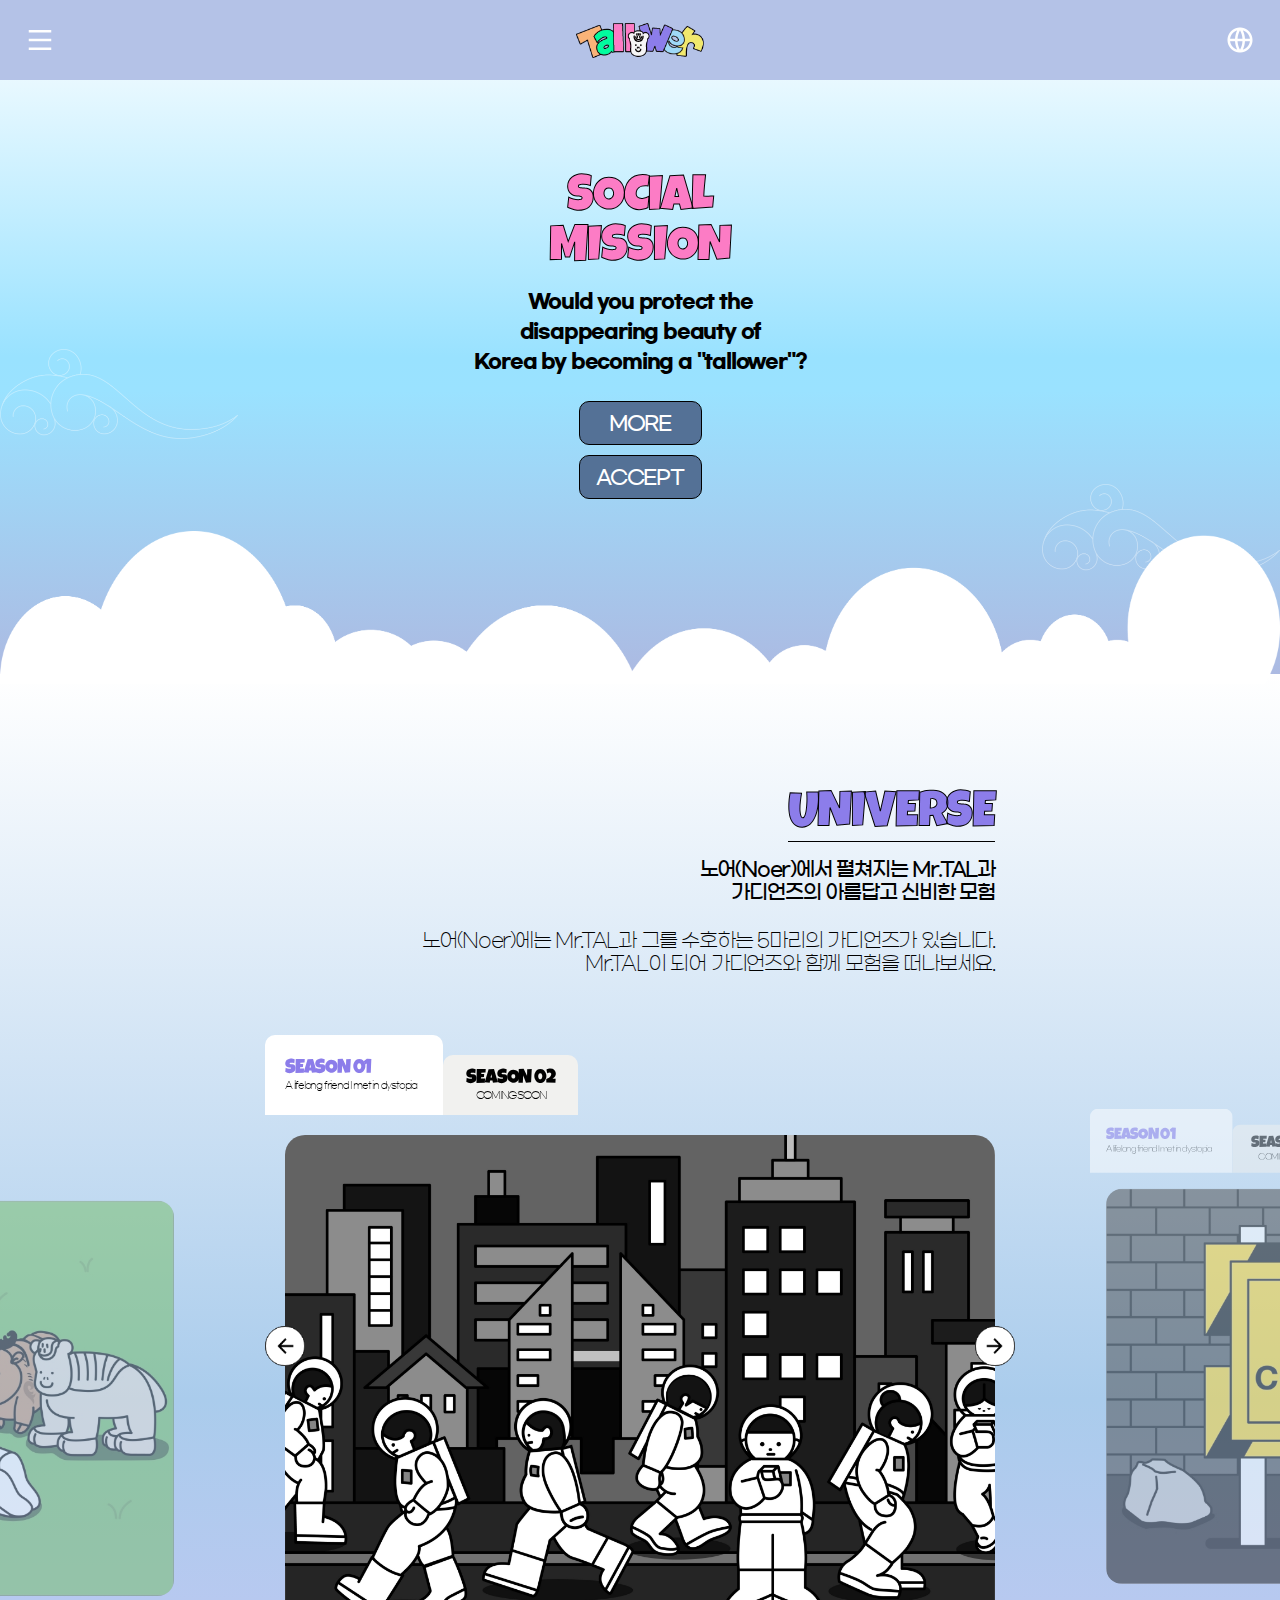
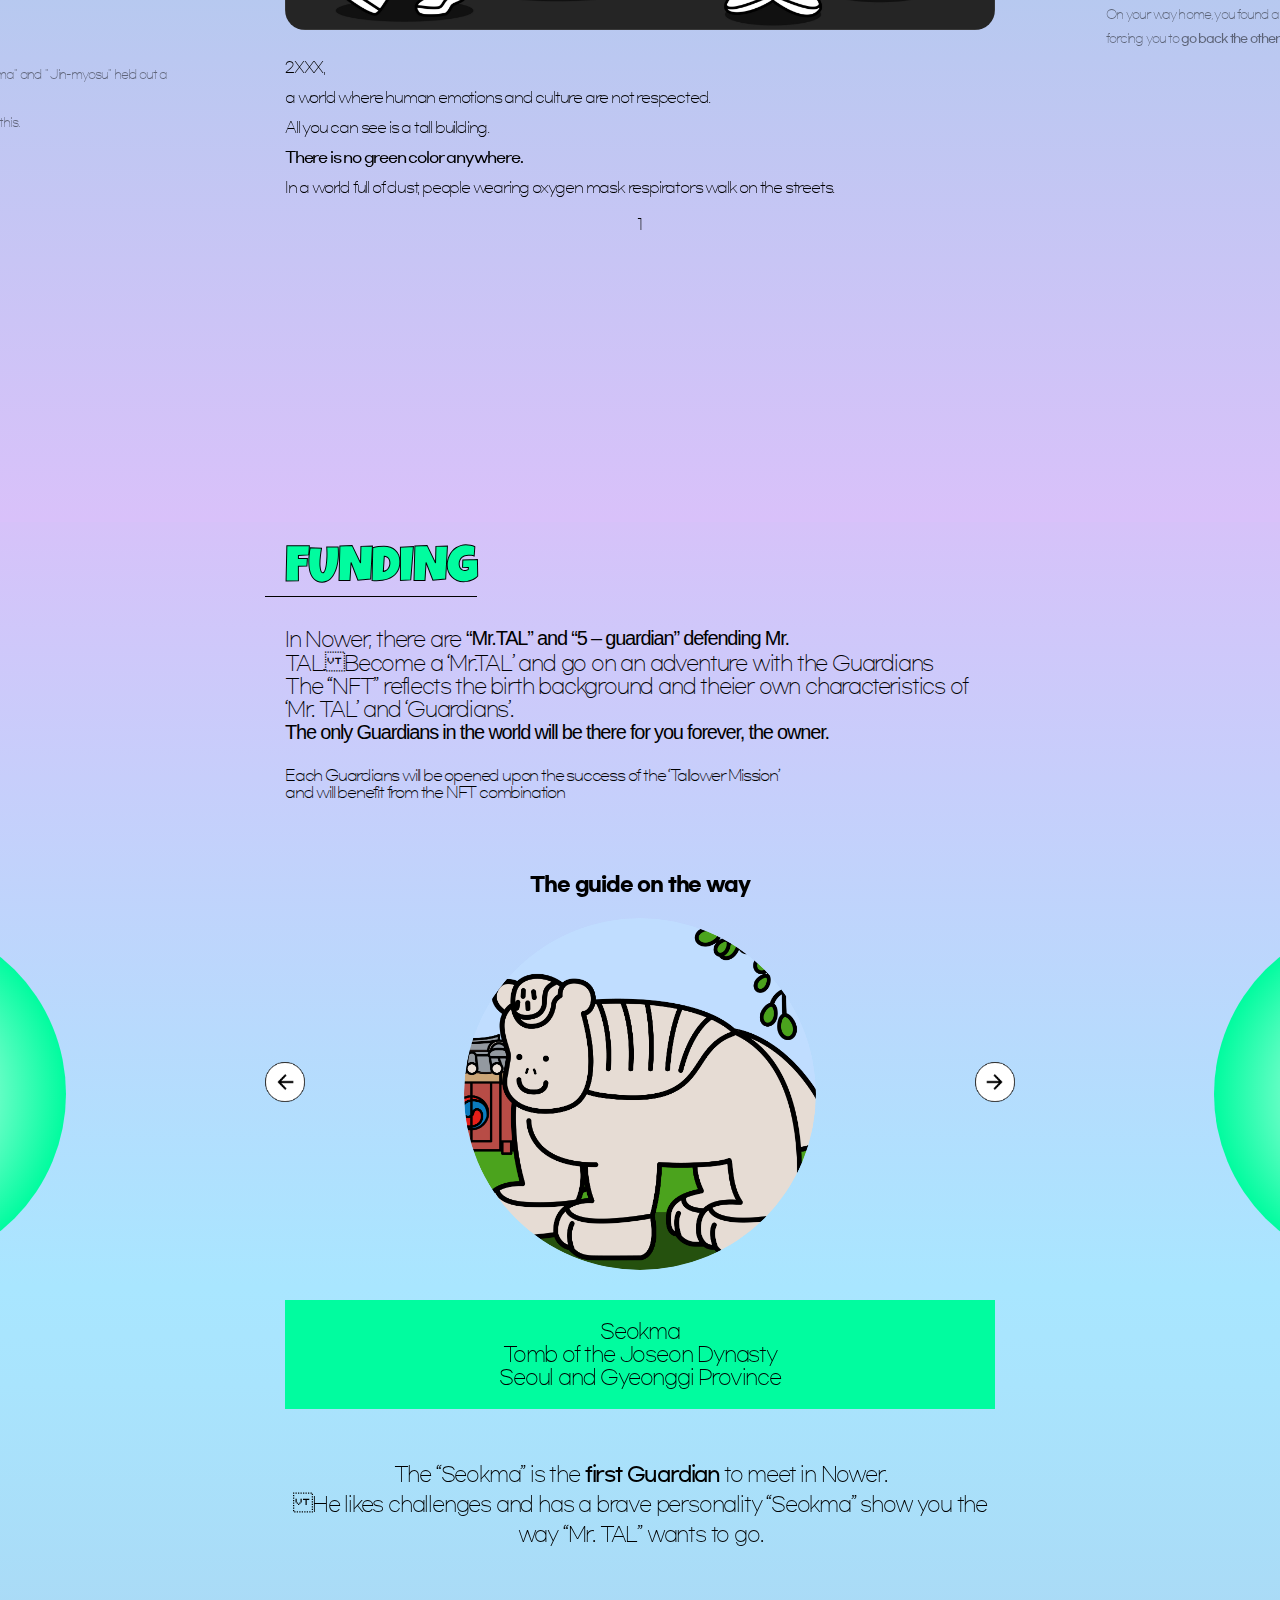
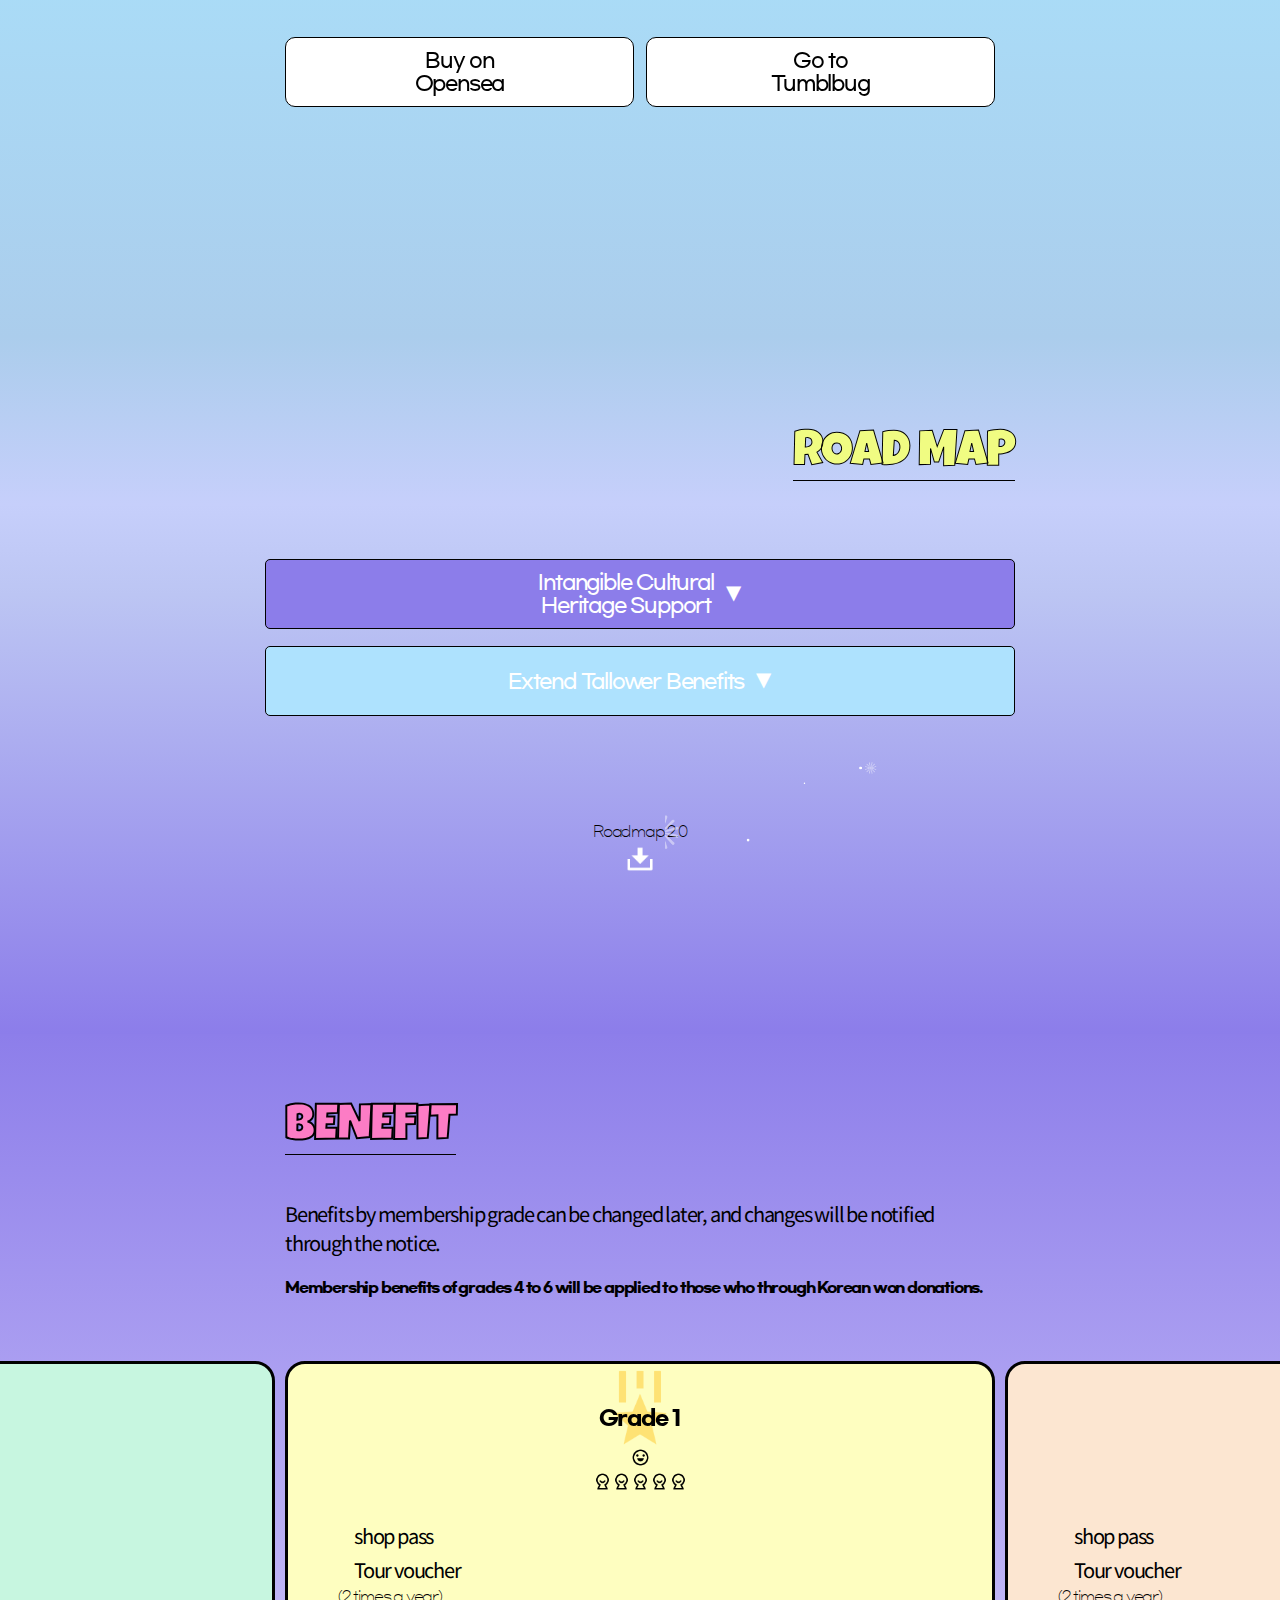
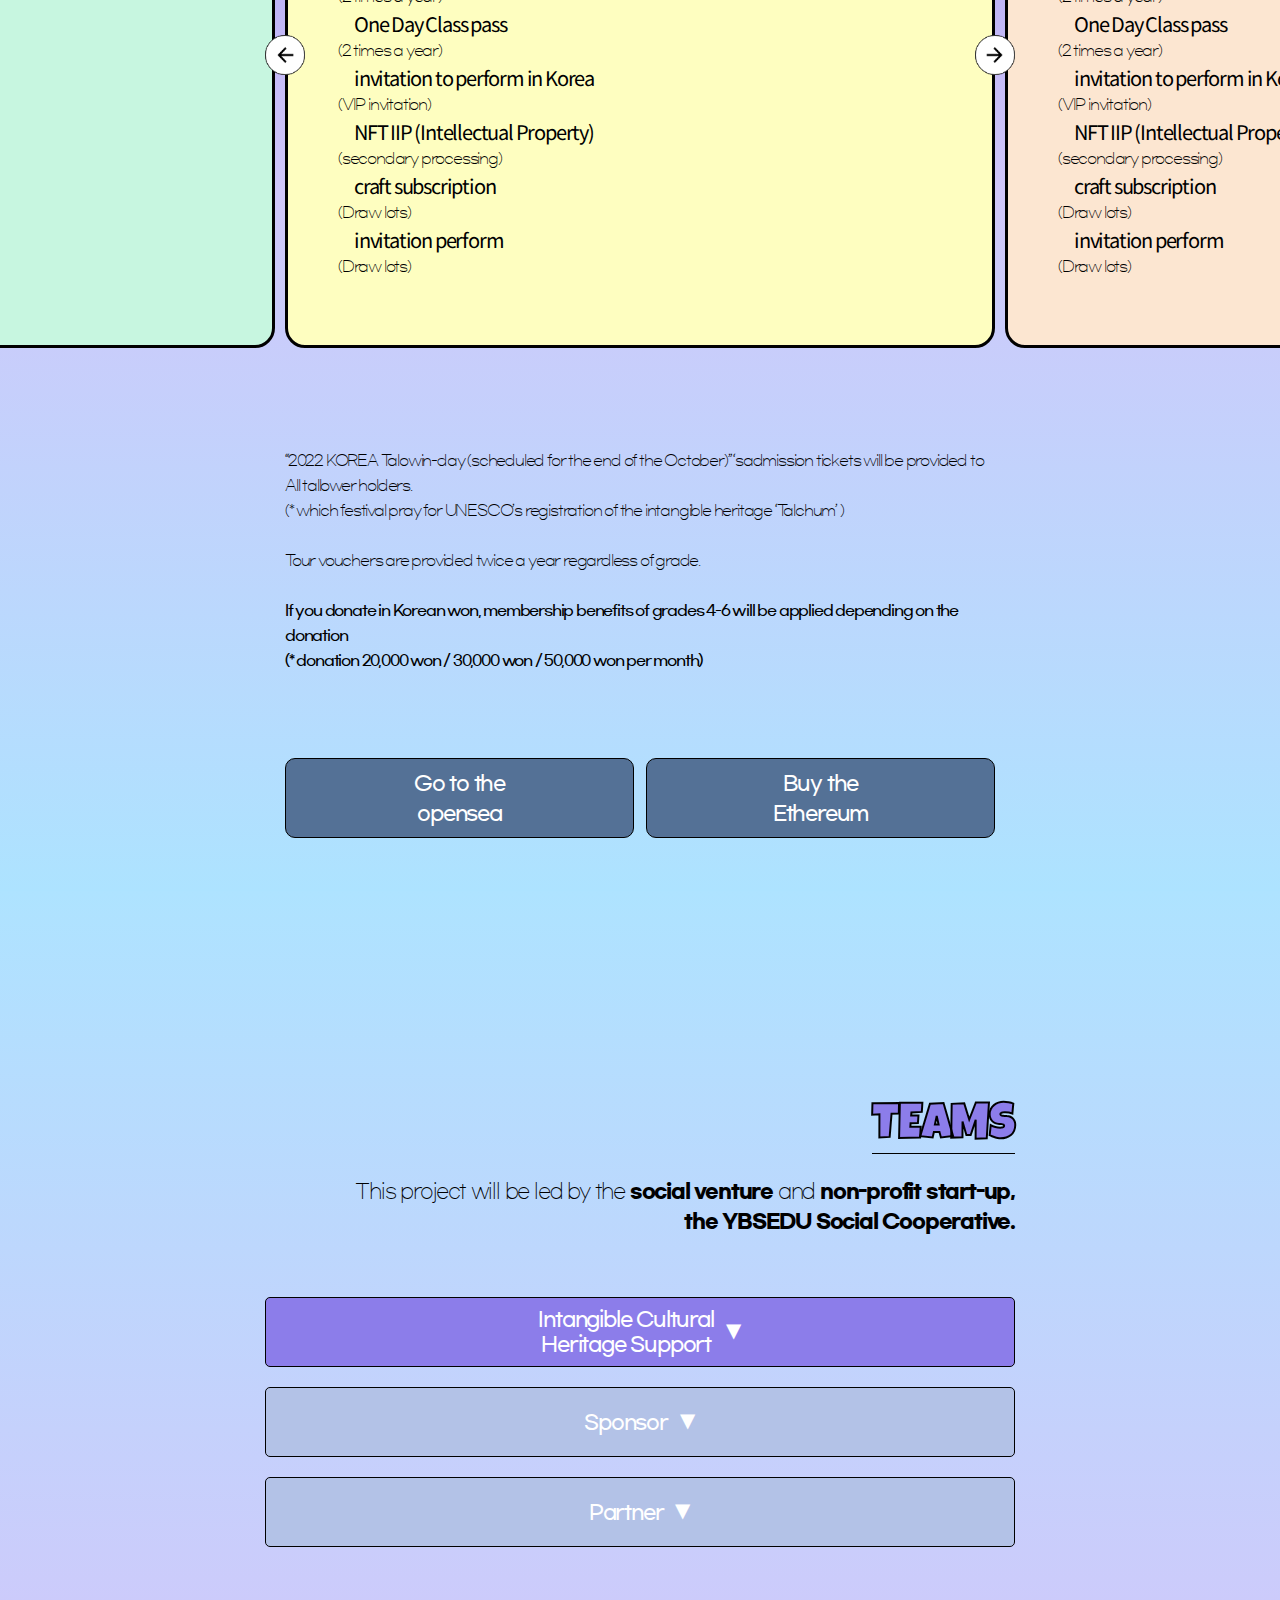
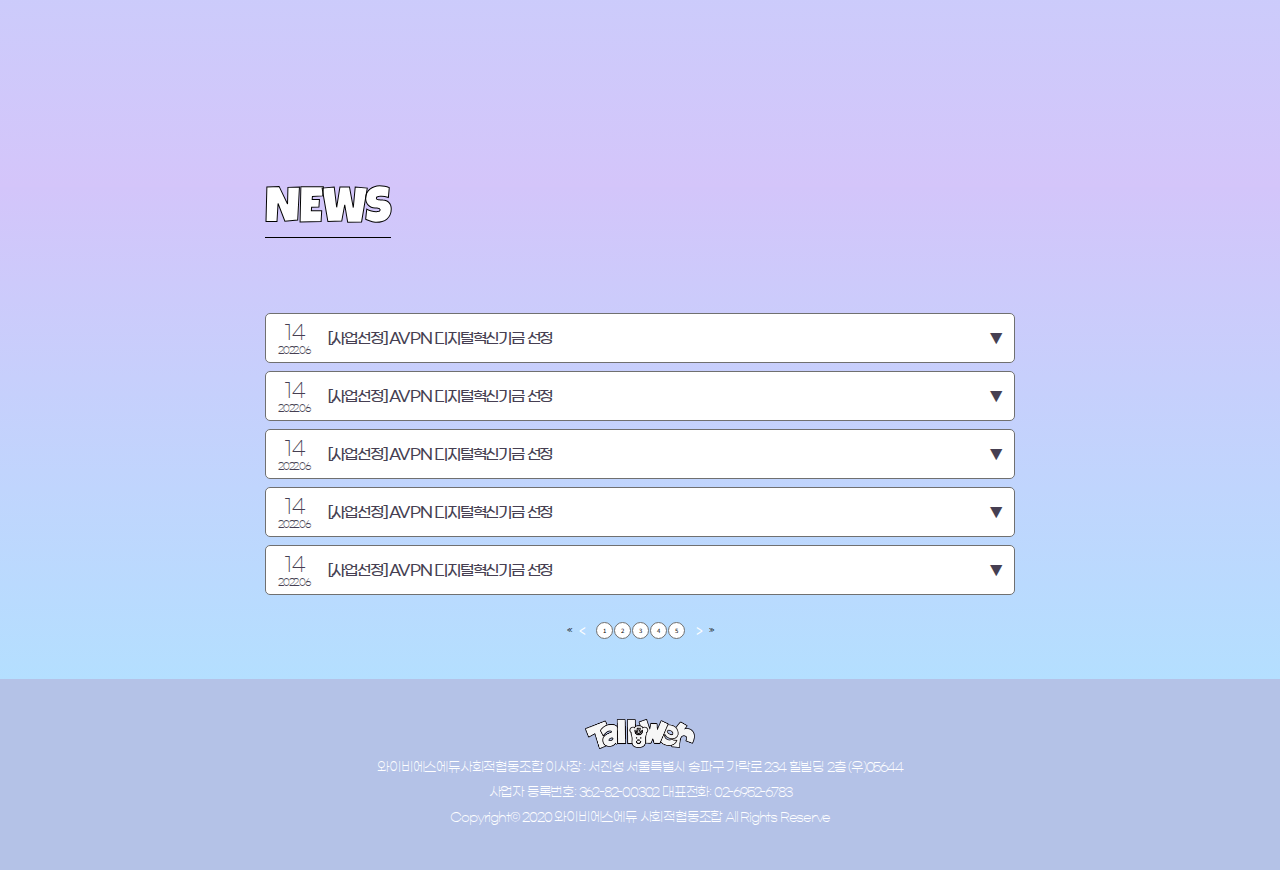
<file: eng/index.html>
<!DOCTYPE html>
<html>
  <head>
    <title>Mr.TAL</title>
    <meta http-equiv="Content-Type" content="text/html; charset=UTF-8">
    <meta name="viewport" content="width=device-width, initial-scale=1.0">
    <meta property="og:title" content="tallower"/>
    <meta property="og:description" content="tallower"/>
    <meta property="og:image" content="#"/>
    <meta property="twitter:title" content="tallower"/>
    <meta property="twitter:description" content="tallower"/>
    <meta property="twitter:image" content="#"/>
    <link rel="shortcut icon" type="image/x-icon" href="favicon.ico" />
    <link rel="stylesheet" href="../resource/css/reset.css" />
    <link rel="stylesheet" href="../resource/css/index.css" />
    <link rel="stylesheet" href="../resource/css/mo_index.css" />
    <link rel="stylesheet" href="https://unpkg.com/swiper@8/swiper-bundle.min.css"/>
    <link rel="stylesheet" href="https://unpkg.com/aos@next/dist/aos.css" />
    <script src="../resource/lib/jquery-3.5.1-slim.js"></script>
    <script src="https://unpkg.com/swiper@8/swiper-bundle.min.js"></script>
    <script src="../resource/js/index.js"></script>
  </head>
  <body>
    <header class="pc">
      <div class="container">
        <a class="logo" onclick="moveToTop()">
          <img class="off" src="../resource/img/pc/header/header_logo.png" />
          <img class="on" src="../resource/img/pc/header/header_logo_on.png" />
        </a>
        <div class="menu">
          <p class="menu__item" id="socialMission">SOCIAL MISSION</p>
          <p class="menu__item" id="universe">UNIVERSE</p>
          <p class="menu__item" id="funding">FUNDING</p>
          <p class="menu__item" id="roadmap">ROADMAP</p>
          <p class="menu__item" id="benefits">BENEFITS</p>
          <p class="menu__item" id="teams">TEAMS</p>
          <p class="menu__item" id="news">NEWS</p>
          <p class="menu__item" id="shop">SHOP</p>
        </div>
        <div class="menu">
          <div class="sub">
            <p class="sub__item sns">SNS<span>▼</span></p>
            <p class="list">
              <a href="#discord">DISCORD</a>
              <a href="http://www.twitter.com/tallower2022" target="_blank">TWITER</a>
              <a href="http://www.instagram.com/tallower" target="_blank">INSTAGRAM</a>
            </p>
          </div>
          <div class="sub">
            <p class="sub__item global">
              <img src="../resource/img/pc/header/global-line.png" />
            </p>
            <p class="list">
              <a href="/">KOR</a>
              <a href="/eng/">ENG</a>
            </p>
          </div>
        </div>
      </div>
    </header>
    <header class="mo">
      <i class="menu"></i>
      <img src="../resource/img/pc/header/header_logo_on.png" onclick="moveToTop()" />
      <i class="lang"></i>
    </header>
    <section class="sidemenu">
      <p class="logo"><img src="../resource/img/mo/header/logo.png" /></p>
      <p class="menu luckiest" id="socialMissonMo">SOCIAL MISSION</p>
      <p class="menu luckiest" id="universeMo">UNIVERSE</p>
      <p class="menu luckiest" id="fundingMo">FUNDING</p>
      <p class="menu luckiest" id="roadmapMo">ROADMAP</p>
      <p class="menu luckiest" id="benefitsMo">BENEFITS</p>
      <p class="menu luckiest" id="teamsMo">TEAMS</p>
      <p class="menu luckiest" id="newsMo">NEWS</p>
      <p class="menu luckiest" id="shopMo">SHOP</p>
      <p class="link">
        <a class="blank">
          <img src="../resource/img/mo/menu/discord-line.png" />
          DISCORD
        </a>
      </p>
      <p class="link">
        <a href="http://www.twitter.com/tallower2022" target="_blank">
          <img src="../resource/img/mo/menu/twitter-line.png" />
          TWITTER
        </a>
      </p>
      <p class="link">
        <a href="href="http://www.instagram.com/tallower" target="_blank">
          <img src="../resource/img/mo/menu/instagram-line.png" />
          INSTAGRAM
        </a>
      </p>
      <div class="close__button">
        <p>X Close Menu</p>
      </div>
    </section>
    <section class="langmenu">
      <div class="container">
        <div class="wrapper">
          <a href="/">KOR</a>
          <p class="line"></p>
          <a href="/eng/">ENG</a>
        </div>
        <img src="../resource/img/pc/social_mission/cloud.png" class="clude clude-1">
        <img src="../resource/img/pc/social_mission/cloud.png" class="clude clude-2">
        <img src="../resource/img/pc/social_mission/cloud_1.png" class="clude__bottom">
      </div>
    </section>
    <section class="moremission">
      <div class="container">
        <img class="moremission__close" src="../resource/img/mo/universe/arrow_01.png" onclick="toggleAcceptMoreMission()">
        <p class="mt">
          <strong>대한민국 무형문화유산의 ¼가</strong> 생활고 등 어려움으로 <strong>단절 위기</strong>에 처해 있다는 사실을 아시나요?<br>수백 년 동안 이어져 온 우리의 문화가 하루아침에 사라져 버릴 수도 있습니다.
        </p>
        <p>
          이러한 문제에 심각성을 느낀 저희는, 무형문화유산 보존 서포터즈<br><strong>‘탈로워(Tallower)’</strong>를 준비했습니다.
        </p>
        <p>
          ‘탈로워(Tallower)’란 한국의 <strong>전통문화</strong>를 상징하는 <strong>‘탈(TAL)’</strong>과 <strong>‘팔로워(Follower)’</strong>의 합성어로 Mr. TAL과 가디언즈 <strong>NFT를 보유한 홀더</strong>를 의미한답니다.
        </p>
        <p>‘탈로워’가 되어 무형문화유산 전승자 발굴, 보유단체의 해외공연 후원 등<br><strong>무형문화유산 보존 서포터즈가 되어주세요.</strong></p>
        <a class="accept">수락하기</a>
        <img src="../resource/img/pc/social_mission/cloud.png" class="clude clude-1">
        <img src="../resource/img/pc/social_mission/cloud.png" class="clude clude-2">
        <img src="../resource/img/pc/social_mission/cloud_1.png" class="clude__bottom">
      </div>
    </section>
    <section class="socialMission social__mission">
      <div class="maxwidth">
        <div class="container">
          <p class="title">SOCIAL MISSION</p>
          <p data-aos="fade-up" data-aos-duration="1000" class="content"><strong>Would you protect the disappearing beauty of Korea by becoming a "tallower"?</strong></p>
          <p data-aos="fade-up" data-aos-duration="1000" data-aos-delay="100" class="content mt">Hello, this letter is SOS to you.</p>
          <p data-aos="fade-up" data-aos-duration="1000" data-aos-delay="100" class="content">Did you know that <strong>about 24% of Korea's intangible cultural heritage is in danger</strong></p>
          <p data-aos="fade-up" data-aos-duration="1000" data-aos-delay="100" class="content">of being cut off due to difficulties such as living? For hundreds of years, our time could be lost overnight.</p>
          <p data-aos="fade-up" data-aos-duration="1000" data-aos-delay="200" class="content mt">We realized the seriousness of this problem,</p>
          <p data-aos="fade-up" data-aos-duration="1000" data-aos-delay="200" class="content">and we created a small town called “Nower”.</p>
          <p data-aos="fade-up" data-aos-duration="1000" data-aos-delay="200" class="content">Nower is protecting the disappearing beauty of Korea.</p>
          <p data-aos="fade-up" data-aos-duration="1000" data-aos-delay="200" class="content"><strong>Please protect our culture in “Nower".</strong></p>
          <p data-aos="fade-up" data-aos-duration="1000" data-aos-delay="300" class="accept">
            ACCEPT
          </p>
        </div>
        <img data-aos="fade-left" data-aos-duration="2000" data-aos-delay="200" src="../resource/img/pc/social_mission/cloud.png" class="clude clude-1">
        <img data-aos="fade-left" data-aos-duration="2000" data-aos-delay="400" src="../resource/img/pc/social_mission/cloud.png" class="clude clude-2">
        <img  src="../resource/img/pc/social_mission/cloud_1.png" class="clude__bottom">
      </section>
      <section class="social__mission__mo socialMissonMo">
        <div class="container">
          <p class="title">SOCIAL<br>MISSION</p>
          <p class="content">
            Would you protect the<br>
            disappearing beauty of<br>
            Korea by becoming a "tallower"?
          </p>
          <div class="buttons">
            <p onclick="toggleAcceptMoreMission()">MORE</p>
            <p onclick="moveToUniverseMo()">ACCEPT</p>
          </div>
        </div>
        <img src="../resource/img/pc/social_mission/cloud.png" class="clude clude-1">
        <img src="../resource/img/pc/social_mission/cloud.png" class="clude clude-2">
        <img src="../resource/img/pc/social_mission/cloud_1.png" class="clude__bottom">
      </div>
    </section>
    <section class="universe">
      <div class="maxwidth">
        <div class="title">
          <div class="underline">
            <p class="luckiest hover-rotate">
              UNIVERSE
            </p>
          </div>
        </div>
        <p class="content">노어(Noer)에서 펼쳐지는 Mr.TAL과<br>가디언즈의 아름답고 신비한 모험</p>
        <div class="subcontent">노어(Noer)에는 Mr.TAL과 그를 수호하는 5마리의 가디언즈가 있습니다.<br>Mr.TAL이 되어 가디언즈와 함께 모험을 떠나보세요.</div>
        <div class="carton">
          <div class="tab">
            <p class="season1 on">
              <strong class="luckiest">SEASON 01</strong>
              <span>A lifelong friend I met in dystopia</span>
            </p>
            <p class="season2">
              <strong class="luckiest">SEASON 02</strong>
              <span>COMING SOON</span>
            </p>
          </div>
          <div class="carton-left">
            <p id="cartonSeason" class="luckiest">SEASON 01</p>
            <p id="cartonIntro">A lifelong friend<br>I met in dystopia</p>
          </div>
          <div class="swiper-background">
            <div class="swiper-container">
              <div class="swiper-wrapper">
                <div class="swiper-slide">
                  <div class="container yellow">
                    <img src="../resource/img/pc/universe/u_img_1.jpg">
                    <div class="text">2XXX,<br>a world where human emotions and culture are not respected.<br>All you can see is a tall building.<br><strong>There is no green color anywhere.</strong><br>In a world full of dust, people wearing oxygen mask respirators walk on the streets.</div>
                    <p class="page">1</p>
                  </div>
                </div>
                <div class="swiper-slide">
                  <div class="container orange">
                    <img src="../resource/img/pc/universe/u_img_2.jpg">
                    <div class="text">
                      <div class="text">On your way home, you found a "UNDER construction" sign,<br>forcing you to <strong>go back the other way.</strong></div>
                    </div>
                    <p class="page">2</p>
                  </div>
                </div>
                <div class="swiper-slide">
                  <div class="container blue">
                    <img src="../resource/img/pc/universe/u_img_3.jpg">
                    <div class="text"><strong>"Oh, my God! I'm falling!"</strong><br>You eventually fell while walking on the street in the darkness without light.<br>You just fell into a hole without realizing it!</div>
                    <p class="page">3</p>
                  </div>
                </div>
                <div class="swiper-slide">
                  <div class="container lightblue">
                    <img src="../resource/img/pc/universe/u_img_4.jpg">
                    <div class="text">You forgot the pain for a moment and felt curious and afraid.<br>You saw the light leaking out of a huge cave and wanted to go in curious about the source of the light.<br>But you found a large rock blocking your way.<br>So you're going to give up going in, and then something grabs your collar. When You looked back, an unbelievable landscape in front of you.<br><strong>A horse, "Seok-ma," standing in a space full of green nature appeared.</strong></div>
                    <p class="page">4</p>
                  </div>
                </div>
                <div class="swiper-slide">
                  <div class="container pink">
                    <img src="../resource/img/pc/universe/u_img_5.jpg">
                    <div class="text">The "Seok-ma" gave you a bead.<br>The bead had a small animal on it,<br>but it was hard to tell exactly what it was. The light flashed when you picked up the bead and lit it in the sun.<br>So you lost your mind in the strong light.<br><strong>When you opened your eyes, you saw a cute face full of curiosity.</strong><br><strong>It was "Jin-Myosu".</strong></div>
                    <p class="page">5</p>
                  </div>
                </div>
                <div class="swiper-slide">
                  <div class="container green">
                    <img src="../resource/img/pc/universe/u_img_6.jpg">
                    <div class="text">Tired of the hard journey, you arrived at a small lake and were resting.<br>At this time, "Seok-ma" and "Jin-myosu" took off your mask.<br>To you, who was embarrassed because your face was revealed, "Seok-ma" and " Jin-myosu" held out a box containing a <strong>TAL.</strong><br>You reflected the appearance of wearing a <strong>TAL</strong> on a small lake and said this.<br><strong>"I like it."</strong></div>
                    <p class="page">6</p>
                  </div>
                </div>
              </div>
            </div>
            <i class="button prev"></i>
            <i class="button next"></i>
            <div class="swiper-scrollbar"></div>
          </div>
        </div>
      </div>
    </section>
    <section class="universe__mo universeMo">
      <div class="maxwidth">
        <div class="title">
          <div class="underline">
            <p class="luckiest hover-rotate">
              UNIVERSE
            </p>
          </div>
        </div>
        <p class="content">노어(Noer)에서 펼쳐지는 Mr.TAL과<br>가디언즈의 아름답고 신비한 모험</p>
        <div class="subcontent">노어(Noer)에는 Mr.TAL과 그를 수호하는 5마리의 가디언즈가 있습니다.<br>Mr.TAL이 되어 가디언즈와 함께 모험을 떠나보세요.</div>
        <div class="carton">
          <div class="swiper-wrapper">
            <div class="swiper-slide">
              <div class="tab">
                <p class="season1 on">
                  <strong class="luckiest">SEASON 01</strong>
                  <span>A lifelong friend I met in dystopia</span>
                </p>
                <p class="season2">
                  <strong class="luckiest">SEASON 02</strong>
                  <span>COMING SOON</span>
                </p>
              </div>
              <div class="container">
                <img src="../resource/img/pc/universe/u_img_1.jpg">
                <div class="text">
                  2XXX,<br>a world where human emotions and culture are not respected.<br>All you can see is a tall building.<br><strong>There is no green color anywhere.</strong><br>In a world full of dust, people wearing oxygen mask respirators walk on the streets.
                </div>
                <p class="page">1</p>
              </div>
            </div>
            <div class="swiper-slide">
              <div class="tab">
                <p class="season1 on">
                  <strong class="luckiest">SEASON 01</strong>
                  <span>A lifelong friend I met in dystopia</span>
                </p>
                <p class="season2">
                  <strong class="luckiest">SEASON 02</strong>
                  <span>COMING SOON</span>
                </p>
              </div>
              <div class="container">
                <img src="../resource/img/pc/universe/u_img_2.jpg">
                <div class="text">
                  On your way home, you found a "UNDER construction" sign,<br>forcing you to <strong>go back the other way.</strong>
                </div>
                <p class="page">2</p>
              </div>
            </div>
            <div class="swiper-slide">
              <div class="tab">
                <p class="season1 on">
                  <strong class="luckiest">SEASON 01</strong>
                  <span>A lifelong friend I met in dystopia</span>
                </p>
                <p class="season2">
                  <strong class="luckiest">SEASON 02</strong>
                  <span>COMING SOON</span>
                </p>
              </div>
              <div class="container">
                <img src="../resource/img/pc/universe/u_img_3.jpg">
                <div class="text">
                  <strong>"Oh, my God! I'm falling!"</strong><br>You eventually fell while walking on the street in the darkness without light.<br>You just fell into a hole without realizing it!
                </div>
                <p class="page">3</p>
              </div>
            </div>
            <div class="swiper-slide">
              <div class="tab">
                <p class="season1 on">
                  <strong class="luckiest">SEASON 01</strong>
                  <span>A lifelong friend I met in dystopia</span>
                </p>
                <p class="season2">
                  <strong class="luckiest">SEASON 02</strong>
                  <span>COMING SOON</span>
                </p>
              </div>
              <div class="container">
                <img src="../resource/img/pc/universe/u_img_4.jpg">
                <div class="text">
                  You forgot the pain for a moment and felt curious and afraid.<br>You saw the light leaking out of a huge cave and wanted to go in curious about the source of the light.<br>But you found a large rock blocking your way.<br>So you're going to give up going in, and then something grabs your collar. When You looked back, an unbelievable landscape in front of you.<br><strong>A horse, "Seok-ma," standing in a space full of green nature appeared.</strong>
                </div>
                <p class="page">4</p>
              </div>
            </div>
            <div class="swiper-slide">
              <div class="tab">
                <p class="season1 on">
                  <strong class="luckiest">SEASON 01</strong>
                  <span>A lifelong friend I met in dystopia</span>
                </p>
                <p class="season2">
                  <strong class="luckiest">SEASON 02</strong>
                  <span>COMING SOON</span>
                </p>
              </div>
              <div class="container">
                <img src="../resource/img/pc/universe/u_img_5.jpg">
                <div class="text">
                  The "Seok-ma" gave you a bead.<br>The bead had a small animal on it,<br>but it was hard to tell exactly what it was. The light flashed when you picked up the bead and lit it in the sun.<br>So you lost your mind in the strong light.<br><strong>When you opened your eyes, you saw a cute face full of curiosity.</strong><br><strong>It was "Jin-Myosu".</strong>
                </div>
                <p class="page">5</p>
              </div>
            </div>
            <div class="swiper-slide">
              <div class="tab">
                <p class="season1 on">
                  <strong class="luckiest">SEASON 01</strong>
                  <span>A lifelong friend I met in dystopia</span>
                </p>
                <p class="season2">
                  <strong class="luckiest">SEASON 02</strong>
                  <span>COMING SOON</span>
                </p>
              </div>
              <div class="container">
                <img src="../resource/img/pc/universe/u_img_6.jpg">
                <div class="text">
                  Tired of the hard journey, you arrived at a small lake and were resting.<br>At this time, "Seok-ma" and "Jin-myosu" took off your mask.<br>To you, who was embarrassed because your face was revealed, "Seok-ma" and " Jin-myosu" held out a box containing a <strong>TAL.</strong><br>You reflected the appearance of wearing a <strong>TAL</strong> on a small lake and said this.<br><strong>"I like it."</strong>
                </div>
                <p class="page">6</p>
              </div>
            </div>
          </div>
          <i class="button prev"></i>
          <i class="button next"></i>
        </div>
      </div>
    </section>
    <section class="funding">
      <div class="maxwidth">
        <div class="title">
          <div class="underline">
            <p class="luckiest hover-rotate">
              FUNDING
            </p>
          </div>
        </div>
        <p class="content">
          In Nower, there are <strong>“Mr.TAL” and “5 – guardian” defending Mr.</strong><br>
          TAL.Become a ‘Mr.TAL’ and go on an adventure with the Guardians<br>
          The “NFT” reflects the birth background and theier own characteristics of ‘Mr. TAL’ and ‘Guardians’.<br>
          <strong>The only Guardians in the world will be there for you forever, the owner.</strong>
        </p>
        <p class="subcontent">
          Each Guardians will be opened upon the success of the ‘Tallower Mission’<br>
          and will benefit from the NFT combination
        </p>
        <div class="swiper-container">
          <div class="left-swiper">
            <div class="swiper-wrapper">
              <div class="swiper-slide">
                <p class="swiper__title">The guide on the way</p>
                <div class="info">Seokma<br>Tomb of the Joseon Dynasty<br>Seoul and Gyeonggi Province</div>
                <p class="swiper__content">The “Seokma” is the <strong>first Guardian</strong> to meet in Nower.<br>
                  He likes challenges and has a brave personality “Seokma” show you the way “Mr. TAL” wants to go.</p>
                <div class="swiper__buttons">
                  <a>Buy on<br>Opensea</a>
                  <a href=https://tumblbug.com/1stmrtal?ref=%EB%A9%94%EC%9D%B8%2F%EC%B5%9C%EA%B7%BC target="_blank">Go to<br>Tumblbug</a>
                </div>
              </div>
              <div class="swiper-slide">
                <p class="swiper__title hidden">The guide on the way</p>
                <div class="info hidden">Seokma<br>Tomb of the Joseon Dynasty<br>Seoul and Gyeonggi Province</div>
                <p class="swiper__content hidden">The “Seokma” is the <strong>first Guardian</strong> to meet in Nower.<br>
                  He likes challenges and has a brave personality “Seokma” show you the way “Mr. TAL” wants to go.</p>
                <div class="swiper__buttons">
                  <a>Buy on<br>Opensea</a>
                  <a href="https://tumblbug.com/1stmrtal?ref=%EB%A9%94%EC%9D%B8%2F%EC%B5%9C%EA%B7%BC"target="_blank">Go to<br>Tumblbug</a>
                </div>
              </div>
              <div class="swiper-slide">
                <p class="swiper__title hidden">The guide on the way</p>
                <div class="info hidden">Seokma<br>Tomb of the Joseon Dynasty<br>Seoul and Gyeonggi Province</div>
                <p class="swiper__content hidden">The “Seokma” is the <strong>first Guardian</strong> to meet in Nower.<br>
                  He likes challenges and has a brave personality “Seokma” show you the way “Mr. TAL” wants to go.</p>
                <div class="swiper__buttons">
                  <a>Buy on<br>Opensea</a>
                  <a href="https://tumblbug.com/1stmrtal?ref=%EB%A9%94%EC%9D%B8%2F%EC%B5%9C%EA%B7%BC"target="_blank">Go to<br>Tumblbug</a>
                </div>
              </div>
              <div class="swiper-slide">
                <p class="swiper__title hidden">The guide on the way</p>
                <div class="info hidden">Seokma<br>Tomb of the Joseon Dynasty<br>Seoul and Gyeonggi Province</div>
                <p class="swiper__content hidden">The “Seokma” is the <strong>first Guardian</strong> to meet in Nower.<br>
                  He likes challenges and has a brave personality “Seokma” show you the way “Mr. TAL” wants to go.</p>
                <div class="swiper__buttons">
                  <a>Buy on<br>Opensea</a>
                  <a href="https://tumblbug.com/1stmrtal?ref=%EB%A9%94%EC%9D%B8%2F%EC%B5%9C%EA%B7%BC"target="_blank">Go to<br>Tumblbug</a>
                </div>
              </div>
              <div class="swiper-slide">
                <p class="swiper__title hidden">The guide on the way</p>
                <div class="info hidden">Seokma<br>Tomb of the Joseon Dynasty<br>Seoul and Gyeonggi Province</div>
                <p class="swiper__content hidden">The “Seokma” is the <strong>first Guardian</strong> to meet in Nower.<br>
                  He likes challenges and has a brave personality “Seokma” show you the way “Mr. TAL” wants to go.</p>
                <div class="swiper__buttons">
                  <a>Buy on<br>Opensea</a>
                  <a href="https://tumblbug.com/1stmrtal?ref=%EB%A9%94%EC%9D%B8%2F%EC%B5%9C%EA%B7%BC"target="_blank">Go to<br>Tumblbug</a>
                </div>
              </div>
              <div class="swiper-slide">
                <p class="swiper__title hidden">The guide on the way</p>
                <div class="info hidden">Seokma<br>Tomb of the Joseon Dynasty<br>Seoul and Gyeonggi Province</div>
                <p class="swiper__content hidden">The “Seokma” is the <strong>first Guardian</strong> to meet in Nower.<br>
                  He likes challenges and has a brave personality “Seokma” show you the way “Mr. TAL” wants to go.</p>
                <div class="swiper__buttons">
                  <a>Buy on<br>Opensea</a>
                  <a href="https://tumblbug.com/1stmrtal?ref=%EB%A9%94%EC%9D%B8%2F%EC%B5%9C%EA%B7%BC"target="_blank">Go to<br>Tumblbug</a>
                </div>
              </div>
            </div>
          </div>
          <div class="image__container">
            <img src="../resource/img/pc/funding/seokma.png" class="circle-image slide-circle" id="0">
            <p class="circle-image slide-circle luckiest" id="1">?</p>
            <p class="circle-image slide-circle luckiest" id="2">?</p>
            <p class="circle-image slide-circle luckiest" id="3">?</p>
            <p class="circle-image slide-circle luckiest" id="4">?</p>
            <p class="center-image slide-circle luckiest" id="5">?</p>
          </div>
        </div>
      </div>
    </section>
    <section class="funding__mo fundingMo">
      <div class="maxwidth">
        <div class="title">
          <div class="underline">
            <p class="luckiest hover-rotate">
              FUNDING
            </p>
          </div>
        </div>
        <p class="content">
          In Nower, there are <strong>“Mr.TAL” and “5 – guardian” defending Mr.</strong><br>
          TAL.Become a ‘Mr.TAL’ and go on an adventure with the Guardians<br>
          The “NFT” reflects the birth background and theier own characteristics of ‘Mr. TAL’ and ‘Guardians’.<br>
          <strong>The only Guardians in the world will be there for you forever, the owner.</strong>
        </p>
        <p class="subcontent">
          Each Guardians will be opened upon the success of the ‘Tallower Mission’<br>
          and will benefit from the NFT combination
        </p>
        <div class="swiper-container">
          <div class="swiper-wrapper">
            <div class="swiper-slide">
              <p class="swiper__title">The guide on the way</p>
              <img src="../resource/img/pc/funding/guardian_seokma.png" alt="">
              <div class="box__container"><p class="box">Seokma<br>Tomb of the Joseon Dynasty<br>Seoul and Gyeonggi Province</p></div>
              <p class="swiper__content">The “Seokma” is the <strong>first Guardian</strong> to meet in Nower.<br>
                He likes challenges and has a brave personality “Seokma” show you the way “Mr. TAL” wants to go.</p>
              <div class="swiper__buttons">
                <a>Buy on<br>Opensea</a>
                <a>Go to<br>Tumblbug</a>
              </div>
            </div>
            <div class="swiper-slide">
              <p class="swiper__title hidden">The guide on the way</p>
              <div class="noimage luckiest">?</div>
              <div class="box__container hidden"><p class="box">Seokma<br>Tomb of the Joseon Dynasty<br>Seoul and Gyeonggi Province</p></div>
              <p class="swiper__content hidden">The “Seokma” is the <strong>first Guardian</strong> to meet in Nower.<br>
                He likes challenges and has a brave personality “Seokma” show you the way “Mr. TAL” wants to go.</p>
              <div class="swiper__buttons hidden">
                <a>Buy on<br>Opensea</a>
                <a>Go to<br>Tumblbug</a>
              </div>
            </div>
            <div class="swiper-slide">
              <p class="swiper__title hidden">The guide on the way</p>
              <div class="noimage luckiest">?</div>
              <div class="box__container hidden"><p class="box">Seokma<br>Tomb of the Joseon Dynasty<br>Seoul and Gyeonggi Province</p></div>
              <p class="swiper__content hidden">The “Seokma” is the <strong>first Guardian</strong> to meet in Nower.<br>
                He likes challenges and has a brave personality “Seokma” show you the way “Mr. TAL” wants to go.</p>
              <div class="swiper__buttons hidden">
                <a>Buy on<br>Opensea</a>
                <a>Go to<br>Tumblbug</a>
              </div>
            </div>
            <div class="swiper-slide">
              <p class="swiper__title hidden">The guide on the way</p>
              <div class="noimage luckiest">?</div>
              <div class="box__container hidden"><p class="box">Seokma<br>Tomb of the Joseon Dynasty<br>Seoul and Gyeonggi Province</p></div>
              <p class="swiper__content hidden">The “Seokma” is the <strong>first Guardian</strong> to meet in Nower.<br>
                He likes challenges and has a brave personality “Seokma” show you the way “Mr. TAL” wants to go.</p>
              <div class="swiper__buttons hidden">
                <a>Buy on<br>Opensea</a>
                <a>Go to<br>Tumblbug</a>
              </div>
            </div>
            <div class="swiper-slide">
              <p class="swiper__title hidden">The guide on the way</p>
              <div class="noimage luckiest">?</div>
              <div class="box__container hidden"><p class="box">Seokma<br>Tomb of the Joseon Dynasty<br>Seoul and Gyeonggi Province</p></div>
              <p class="swiper__content hidden">The “Seokma” is the <strong>first Guardian</strong> to meet in Nower.<br>
                He likes challenges and has a brave personality “Seokma” show you the way “Mr. TAL” wants to go.</p>
              <div class="swiper__buttons hidden">
                <a>Buy on<br>Opensea</a>
                <a>Go to<br>Tumblbug</a>
              </div>
            </div>
            <div class="swiper-slide">
              <p class="swiper__title hidden">The guide on the way</p>
              <div class="noimage luckiest">?</div>
              <div class="box__container hidden"><p class="box">Seokma<br>Tomb of the Joseon Dynasty<br>Seoul and Gyeonggi Province</p></div>
              <p class="swiper__content hidden">The “Seokma” is the <strong>first Guardian</strong> to meet in Nower.<br>
                He likes challenges and has a brave personality “Seokma” show you the way “Mr. TAL” wants to go.</p>
              <div class="swiper__buttons hidden">
                <a>Buy on<br>Opensea</a>
                <a>Go to<br>Tumblbug</a>
              </div>
            </div>
          </div>
          <i class="button prev"></i>
          <i class="button next"></i>
        </div>
      </div>
    </section>
    <section class="roadmap">
      <div class="maxwidth">
        <div class="title">
          <div class="underline">
            <p class="luckiest hover-rotate">
              ROAD MAP
            </p>
          </div>
        </div>
        <div class="content">
          <img class="background" src="../resource/img/pc/roadmap/r_bg_1.png">
          <div class="row">
            <p class="item color purple">Intangible Cultural Heritage Support</p>
            <div class="item basic">
              <p class="title">a conservation society Annual operating expenses support</p>
              <p class="subtitle">20 organizations</p>
            </div>
            <div class="item basic">
              <p class="title">international performances exhibitions Planning and production support</p>
              <p class="subtitle">5 times a year</p>
            </div>
            <div class="item basic">
              <p class="title">Operation of Digital Transformation Education</p>
              <p class="subtitle">100 organizations</p>
            </div>
            <div class="item basic">
              <p class="title">Production and transmission of 'OTT' series and public service advertisements</p>
              <p class="subtitle">Link to OTT Platforms</p>
            </div>
            <div class="item basic">
              <p class="title">Discovering the transcripts andscholarship support</p>
              <p class="subtitle">30 people</p>
            </div>
          </div>
          <div class="row">
            <p class="item color blue">Extend Tallower Benefits</p>
            <div class="item basic">
              <p class="title">Expanding membership services</p>
              <p class="subtitle">5 times a year</p>
            </div>
            <div class="item basic">
              <p class="title">Expanding the 'NFT' Worldview</p>
              <p class="subtitle">Season 2 will be released</p>
            </div>
            <div class="item basic">
              <p class="title">Based on Toconomics App Service Development</p>
            </div>
            <p class="download">
              <a class="container">
                Roadmap 2.0
              </a>
            </p>
          </div>
        </div>
      </div>
    </section>
    <section class="roadmap__mo roadmapMo">
      <div class="maxwidth">
        <div class="title">
          <div class="underline">
            <p class="luckiest hover-rotate">
              ROAD MAP
            </p>
          </div>
        </div>
        <div class="content">
          <img class="background" src="../resource/img/pc/roadmap/r_bg_1.png">
          <p class="item color purple">
            <span>Intangible Cultural<br>Heritage Support</span>
            <span>▼</span>
          </p>
          <div class="row">
            <div class="item basic">
              <p class="title">a conservation society Annual operating expenses support</p>
              <p class="subtitle">20 organizations</p>
            </div>
            <div class="item basic">
              <p class="title">international performances exhibitions Planning and production support</p>
              <p class="subtitle">5 times a year</p>
            </div>
            <div class="item basic">
              <p class="title">Operation of Digital Transformation Education</p>
              <p class="subtitle">100 organizations</p>
            </div>
            <div class="item basic">
              <p class="title">Production and transmission of 'OTT' series and public service advertisements</p>
              <p class="subtitle">Link to OTT Platforms</p>
            </div>
            <div class="item basic">
              <p class="title">Discovering the transcripts andscholarship support</p>
              <p class="subtitle">30 people</p>
            </div>
          </div>
          <p class="item color blue">
            <span>Extend Tallower Benefits</span>
            <span>▼</span>
          </p>
          <div class="row">
            <div class="item basic">
              <p class="title">Expanding membership services</p>
              <p class="subtitle">5 times a year</p>
            </div>
            <div class="item basic">
              <p class="title">Expanding the 'NFT' Worldview</p>
              <p class="subtitle">Season 2 will be released</p>
            </div>
            <div class="item basic">
              <p class="title">Based on Toconomics App Service Development</p>
            </div>
          </div>
          <p class="download">
            <a class="container">
              Roadmap 2.0
            </a>
          </p>
        </div>
      </div>
    </section>
    <section class="benefit benefits">
      <div class="maxwidth">
        <div class="title">
          <div class="underline">
            <p class="luckiest hover-rotate">
              BENEFIT
            </p>
          </div>
        </div> 
        <p class="content medium">Benefits by membership grade can be changed later, and changes will be notified through the notice.</p>
        <p class="content bold">Membership benefits of grades 4 to 6 will be applied to those who through Korean won donations.</p>
        <div class="caption">
          <p><i class="mrtal"></i>미스터 탈</p>
          <p><i class="guardians"></i>가디언즈</p>
        </div>
        <div class="cards">
          <div class="column">
            <div class="card yellow">
              <img class="star" src="../resource/img/pc/benefits/yellow.png">
              <p class="top">Grade 1</p>
              <div class="icons">
                <i class="mrtal"></i>
              </div>
              <div class="icons mb">
                <i class="guardians"></i>
                <i class="guardians"></i>
                <i class="guardians"></i>
                <i class="guardians"></i>
                <i class="guardians"></i>
              </div>
              <div class="info">
                <div class="item">
                  <p class="medium">shop pass</p>
                  <p class="light"></p>
                </div>
                <div class="item">
                  <p class="medium">Tour voucher</p>
                  <p class="light">(2 times a year)</p>
                </div>
                <div class="item">
                  <p class="medium">One Day Class pass</p>
                  <p class="light">(2 times a year)</p>
                </div>
                <div class="item">
                  <p class="medium">invitation to perform in Korea</p>
                  <p class="light">(VIP invitation)</p>
                </div>
                <div class="item">
                  <p class="medium">NFT IIP (Intellectual Property)</p>
                  <p class="light">(secondary processing)</p>
                </div>
                <div class="item">
                  <p class="medium">craft subscription</p>
                  <p class="light">(Draw lots)</p>
                </div>
                <div class="item">
                  <p class="medium">invitation perform</p>
                  <p class="light">(Draw lots)</p>
                </div>
              </div>
            </div>
            <div class="card orange">
              <img class="star" src="../resource/img/pc/benefits/orange.png">
              <p class="top">Grade 2</p>
              <div class="icons">
                <i class="mrtal"></i>
              </div>
              <div class="icons mb">
                <i class="guardians"></i>
                <i class="guardians"></i>
                <i class="guardians"></i>
                <i class="guardians"></i>
              </div>
              <div class="info">
                <div class="item">
                  <p class="medium">shop pass</p>
                  <p class="light"></p>
                </div>
                <div class="item">
                  <p class="medium">Tour voucher</p>
                  <p class="light">(2 times a year)</p>
                </div>
                <div class="item">
                  <p class="medium">One Day Class pass</p>
                  <p class="light">(2 times a year)</p>
                </div>
                <div class="item">
                  <p class="medium">invitation to perform in Korea</p>
                  <p class="light">(VIP invitation)</p>
                </div>
                <div class="item">
                  <p class="medium">NFT IIP (Intellectual Property)</p>
                  <p class="light">(secondary processing)</p>
                </div>
                <div class="item">
                  <p class="medium">craft subscription</p>
                  <p class="light">(Draw lots)</p>
                </div>
                <div class="item">
                  <p class="medium">invitation perform</p>
                  <p class="light">(Draw lots)</p>
                </div>
              </div>
            </div>
            <div class="card blue">
              <img class="star" src="../resource/img/pc/benefits/blue.png">
              <p class="top">Grade 3</p>
              <div class="icons">
                <i class="mrtal"></i>
              </div>
              <div class="icons mb">
                <i class="guardians"></i>
                <i class="guardians"></i>
                <i class="guardians"></i>
              </div>
              <div class="info">
                <div class="item">
                  <p class="medium">shop pass</p>
                  <p class="light"></p>
                </div>
                <div class="item">
                  <p class="medium">Tour voucher</p>
                  <p class="light">(2 times a year)</p>
                </div>
                <div class="item">
                  <p class="medium">One Day Class pass</p>
                  <p class="light">(2 times a year)</p>
                </div>
                <div class="item">
                  <p class="medium">invitation to perform in Korea</p>
                  <p class="light">(VIP invitation)</p>
                </div>
                <div class="item">
                  <p class="medium">NFT IIP (Intellectual Property)</p>
                  <p class="light">(secondary processing)</p>
                </div>
              </div>
            </div>
          </div>
          <div class="column">
            <div class="card lightblue">
              <img class="star" src="../resource/img/pc/benefits/lightblue.png">
              <p class="top">Grade 4</p>
              <div class="icons mb">
                <i class="guardians"></i>
                <i class="guardians"></i>
                <i class="guardians"></i>
              </div>
              <div class="info">
                <div class="item">
                  <p class="medium">shop pass</p>
                  <p class="light"></p>
                </div>
                <div class="item">
                  <p class="medium">Tour voucher</p>
                  <p class="light">(2 times a year)</p>
                </div>
                <div class="item">
                  <p class="medium">One Day Class pass</p>
                  <p class="light">(2 times a year)</p>
                </div>
                <div class="item">
                  <p class="medium">invitation to perform in Korea</p>
                  <p class="light">(VIP invitation)</p>
                </div>
              </div>
            </div>
            <div class="card pink">
              <img class="star" src="../resource/img/pc/benefits/pink.png">
              <p class="top">Grade 5</p>
              <div class="icons mb">
                <i class="guardians"></i>
                <i class="guardians"></i>
              </div>
              <div class="info">
                <div class="item">
                  <p class="medium">shop pass</p>
                  <p class="light"></p>
                </div>
                <div class="item">
                  <p class="medium">Tour voucher</p>
                  <p class="light">(2 times a year)</p>
                </div>
                <div class="item">
                  <p class="medium">One Day Class pass</p>
                  <p class="light">(2 times a year)</p>
                </div>
              </div>
            </div>
            <div class="card green">
              <img class="star" src="../resource/img/pc/benefits/green.png">
              <p class="top">Grade 6</p>
              <div class="icons mb">
                <i class="guardians"></i>
              </div>
              <div class="info">
                <div class="item">
                  <p class="medium">shop pass</p>
                  <p class="light"></p>
                </div>
                <div class="item">
                  <p class="medium">Tour voucher</p>
                  <p class="light">(2 times a year)</p>
                </div>
              </div>
            </div>
          </div>
        </div>
        <p class="bottom">
          “2022 KOREA Talowin-day (scheduled for the end of the October)” ‘sadmission tickets will be provided to All tallower holders.<br>
          (* which  festival pray for UNESCO’s registration of the intangible heritage ‘Talchum’ )<br>
          Tour vouchers are provided twice a year regardless of grade.<br>
          If you donate in Korean won, membership benefits of grades 4-6 will be applied depending on the donation<br>
          <strong>(* donation 20,000 won / 30,000 won / 50,000 won per month)</strong>
        </p>
        <div class="buttons">
          <p>Go to the opensea</p>
          <p>Buy the Ethereum</p>
        </div>
      </div>
    </section>
    <section class="benefit__mo benefitsMo">
      <div class="maxwidth">
        <div class="title">
          <div class="underline">
            <p class="luckiest hover-rotate">
              BENEFIT
            </p>
          </div>
        </div> 
        <p class="content medium">Benefits by membership grade can be changed later, and changes will be notified through the notice.</p>
        <p class="content bold">Membership benefits of grades 4 to 6 will be applied to those who through Korean won donations.</p>
        <div class="cards">
          <div class="swiper-wrapper">
            <div class="swiper-slide card yellow">
              <img class="star" src="../resource/img/pc/benefits/yellow.png">
              <p class="top">Grade 1</p>
              <div class="icons">
                <i class="mrtal"></i>
              </div>
              <div class="icons mb">
                <i class="guardians"></i>
                <i class="guardians"></i>
                <i class="guardians"></i>
                <i class="guardians"></i>
                <i class="guardians"></i>
              </div>
              <div class="info">
                <div class="item">
                  <p class="medium">shop pass</p>
                  <p class="light"></p>
                </div>
                <div class="item">
                  <p class="medium">Tour voucher</p>
                  <p class="light">(2 times a year)</p>
                </div>
                <div class="item">
                  <p class="medium">One Day Class pass</p>
                  <p class="light">(2 times a year)</p>
                </div>
                <div class="item">
                  <p class="medium">invitation to perform in Korea</p>
                  <p class="light">(VIP invitation)</p>
                </div>
                <div class="item">
                  <p class="medium">NFT IIP (Intellectual Property)</p>
                  <p class="light">(secondary processing)</p>
                </div>
                <div class="item">
                  <p class="medium">craft subscription</p>
                  <p class="light">(Draw lots)</p>
                </div>
                <div class="item">
                  <p class="medium">invitation perform</p>
                  <p class="light">(Draw lots)</p>
                </div>
              </div>
            </div>
            <div class="swiper-slide card orange">
              <img class="star" src="../resource/img/pc/benefits/orange.png">
              <p class="top">Grade 2</p>
              <div class="icons">
                <i class="mrtal"></i>
              </div>
              <div class="icons mb">
                <i class="guardians"></i>
                <i class="guardians"></i>
                <i class="guardians"></i>
                <i class="guardians"></i>
              </div>
              <div class="info">
                <div class="item">
                  <p class="medium">shop pass</p>
                  <p class="light"></p>
                </div>
                <div class="item">
                  <p class="medium">Tour voucher</p>
                  <p class="light">(2 times a year)</p>
                </div>
                <div class="item">
                  <p class="medium">One Day Class pass</p>
                  <p class="light">(2 times a year)</p>
                </div>
                <div class="item">
                  <p class="medium">invitation to perform in Korea</p>
                  <p class="light">(VIP invitation)</p>
                </div>
                <div class="item">
                  <p class="medium">NFT IIP (Intellectual Property)</p>
                  <p class="light">(secondary processing)</p>
                </div>
                <div class="item">
                  <p class="medium">craft subscription</p>
                  <p class="light">(Draw lots)</p>
                </div>
                <div class="item">
                  <p class="medium">invitation perform</p>
                  <p class="light">(Draw lots)</p>
                </div>
              </div>
            </div>
            <div class="swiper-slide card blue">
              <img class="star" src="../resource/img/pc/benefits/blue.png">
              <p class="top">Grade 3</p>
              <div class="icons">
                <i class="mrtal"></i>
              </div>
              <div class="icons mb">
                <i class="guardians"></i>
                <i class="guardians"></i>
                <i class="guardians"></i>
              </div>
              <div class="info">
                <div class="item">
                  <p class="medium">shop pass</p>
                  <p class="light"></p>
                </div>
                <div class="item">
                  <p class="medium">Tour voucher</p>
                  <p class="light">(2 times a year)</p>
                </div>
                <div class="item">
                  <p class="medium">One Day Class pass</p>
                  <p class="light">(2 times a year)</p>
                </div>
                <div class="item">
                  <p class="medium">invitation to perform in Korea</p>
                  <p class="light">(VIP invitation)</p>
                </div>
                <div class="item">
                  <p class="medium">NFT IIP (Intellectual Property)</p>
                  <p class="light">(secondary processing)</p>
                </div>
              </div>
            </div>
            <div class="swiper-slide card lightblue">
              <img class="star" src="../resource/img/pc/benefits/lightblue.png">
              <p class="top">Grade 4</p>
              <div class="icons mb">
                <i class="guardians"></i>
                <i class="guardians"></i>
                <i class="guardians"></i>
              </div>
              <div class="info">
                <div class="item">
                  <p class="medium">shop pass</p>
                  <p class="light"></p>
                </div>
                <div class="item">
                  <p class="medium">Tour voucher</p>
                  <p class="light">(2 times a year)</p>
                </div>
                <div class="item">
                  <p class="medium">One Day Class pass</p>
                  <p class="light">(2 times a year)</p>
                </div>
                <div class="item">
                  <p class="medium">invitation to perform in Korea</p>
                  <p class="light">(VIP invitation)</p>
                </div>
              </div>
            </div>
            <div class="swiper-slide card pink">
              <img class="star" src="../resource/img/pc/benefits/pink.png">
              <p class="top">Grade 5</p>
              <div class="icons mb">
                <i class="guardians"></i>
                <i class="guardians"></i>
              </div>
              <div class="info">
                <div class="item">
                  <p class="medium">shop pass</p>
                  <p class="light"></p>
                </div>
                <div class="item">
                  <p class="medium">Tour voucher</p>
                  <p class="light">(2 times a year)</p>
                </div>
                <div class="item">
                  <p class="medium">One Day Class pass</p>
                  <p class="light">(2 times a year)</p>
                </div>
              </div>
            </div>
            <div class="swiper-slide card green">
              <img class="star" src="../resource/img/pc/benefits/green.png">
              <p class="top">Grade 6</p>
              <div class="icons mb">
                <i class="guardians"></i>
              </div>
              <div class="info">
                <div class="item">
                  <p class="medium">shop pass</p>
                  <p class="light"></p>
                </div>
                <div class="item">
                  <p class="medium">Tour voucher</p>
                  <p class="light">(2 times a year)</p>
                </div>
              </div>
            </div>
          </div>
          <i class="button prev"></i>
          <i class="button next"></i>
        </div>
        <p class="bottom">
          “2022 KOREA Talowin-day (scheduled for the end of the October)” ‘sadmission tickets will be provided to All tallower holders.<br>
          (* which  festival pray for UNESCO’s registration of the intangible heritage ‘Talchum’ )<br><br>
          Tour vouchers are provided twice a year regardless of grade.<br><br>
          <strong>If you donate in Korean won, membership benefits of grades 4-6 will be applied depending on the donation</strong><br>
          <strong>(* donation 20,000 won / 30,000 won / 50,000 won per month)</strong>
        </p>
        <div class="buttons">
          <p>Go to the<br>opensea</p>
          <p>Buy the<br>Ethereum</p>
        </div>
      </div>
    </section>
    <section class="teams">
      <div class="maxwidth">
        <div class="title">
          <div class="underline">
            <p class="luckiest hover-rotate">
              TEAMS
            </p>
          </div>
        </div> 
        <p class="content">
          This project will be led by the <strong>social venture</strong> and <strong>non-profit start-up,</strong><br>
          <strong>the YBSEDU Social Cooperative.</strong>
        </p>
        <div class="container">
          <div class="box">
            <img src="../resource/img/pc/teams/m_logo.jpg" />
            <img src="../resource/img/pc/teams/google_logo.jpg" />
            <img src="../resource/img/pc/teams/ramda256.png" />
            <div class="circle">Sponsor</div>
          </div>
          <div class="box center">
            <img src="../resource/img/pc/teams/ybs_logo.jpg" />
            <div class="circle">Operating</div>
          </div>
          <div class="box">
            <p><img src="../resource/img/pc/teams/gm.png" />평양검무 보존회</p>
            <p><span class="hidden"></span>강령탈춤 보존회</p>
            <p><img src="../resource/img/pc/teams/han.png" />한반도 개발연합</p>
            <p><img src="../resource/img/pc/teams/hsu.png" />한성대학교 부설<br>디자인아트교육원</p>
            <div class="circle">Partner</div>
          </div>
        </div>
      </div>
    </section>
    <section class="teams__mo teamsMo">
      <div class="maxwidth">
        <div class="title">
          <div class="underline">
            <p class="luckiest hover-rotate">
              TEAMS
            </p>
          </div>
        </div> 
        <p class="content">
          This project will be led by the <strong>social venture</strong> and <strong>non-profit start-up,</strong><br>
          <strong>the YBSEDU Social Cooperative.</strong>
        </p>
        <div class="container">
          <p class="item purple">
            <span>Intangible Cultural<br>Heritage Support</span>
            <span>▼</span>
          </p>
          <div class="box">
            <img src="../resource/img/pc/teams/ybs_logo.jpg" />
          </div>
          <p class="item blue">
            <span>Sponsor</span>
            <span>▼</span>
          </p>
          <div class="box">
            <img src="../resource/img/pc/teams/m_logo.jpg" />
            <img src="../resource/img/pc/teams/google_logo.jpg" />
            <img src="../resource/img/pc/teams/ramda256.jpg" />
          </div>
          <p class="item blue">
            <span>Partner</span>
            <span>▼</span>
          </p>
          <div class="box">
            <p><img src="../resource/img/pc/teams/gm.png" />평양검무 보존회</p>
            <p><span class="hidden"></span>강령탈춤 보존회</p>
            <p><img src="../resource/img/pc/teams/han.png" />한반도 개발연합</p>
            <p><img src="../resource/img/pc/teams/hsu.png" />한성대학교 부설<br>디자인아트교육원</p>
          </div>
        </div>
      </div>
    </section>
    <section class="news newsMo">
      <div class="maxwidth">
        <div class="title">
          <div class="underline">
            <p class="luckiest hover-rotate">
              NEWS
            </p>
          </div>
        </div> 
        <div class="list">
          <div class="item">
            <div class="top">
              <div class="left">
                <p class="day">14</p>
                <p class="yearmonth">2022.06</p>
              </div>
              <p class="center">[사업선정] AVPN 디지털혁신기금 선정</p>
              <span class="arrow">▼</span>
            </div>
            <div class="bottom">
              가나다
            </div>
          </div>
          <div class="item">
            <div class="top">
              <div class="left">
                <p class="day">14</p>
                <p class="yearmonth">2022.06</p>
              </div>
              <p class="center">[사업선정] AVPN 디지털혁신기금 선정</p>
              <span class="arrow">▼</span>
            </div>
            <div class="bottom">
              가나다
            </div>
          </div>
          <div class="item">
            <div class="top">
              <div class="left">
                <p class="day">14</p>
                <p class="yearmonth">2022.06</p>
              </div>
              <p class="center">[사업선정] AVPN 디지털혁신기금 선정</p>
              <span class="arrow">▼</span>
            </div>
            <div class="bottom">
              가나다
            </div>
          </div>
          <div class="item">
            <div class="top">
              <div class="left">
                <p class="day">14</p>
                <p class="yearmonth">2022.06</p>
              </div>
              <p class="center">[사업선정] AVPN 디지털혁신기금 선정</p>
              <span class="arrow">▼</span>
            </div>
            <div class="bottom">
              가나다
            </div>
          </div>
          <div class="item">
            <div class="top">
              <div class="left">
                <p class="day">14</p>
                <p class="yearmonth">2022.06</p>
              </div>
              <p class="center">[사업선정] AVPN 디지털혁신기금 선정</p>
              <span class="arrow">▼</span>
            </div>
            <div class="bottom">
              가나다
            </div>
          </div>
        </div>
        <div class="pagination">
          <span class="black"><<</span>
          <span class="white"><</span>
          <div class="page">
            <a>1</a>
            <a>2</a>
            <a>3</a>
            <a>4</a>
            <a>5</a>
          </div>
          <span class="white">></span>
          <span class="black">>></span>
        </div>
      </div>
    </section>
    <section class="footer">
      <div class="maxwidth">
        <img src="../resource/img/pc/header/header_logo.png" />
        <p>
          와이비에스에듀사회적협동조합 이사장 : 서진성 서울특별시 송파구 가락로 234 힐빌딩 2층 (우)05644<br>
          사업자 등록번호: 362-82-00302 대표전화: 02-6952-6783<br>
          Copyright© 2020 와이비에스에듀 사회적협동조합 All Rights Reserve
        </p>
      </div>
    </section>
    <section class="footer__mo">
      <div class="maxwidth">
        <img src="../resource/img/pc/header/header_logo.png" />
        <p>
          와이비에스에듀사회적협동조합 이사장 : 서진성 서울특별시 송파구 가락로 234 힐빌딩 2층 (우)05644<br>
          사업자 등록번호: 362-82-00302 대표전화: 02-6952-6783<br>
          Copyright© 2020 와이비에스에듀 사회적협동조합 All Rights Reserve
        </p>
      </div>
    </section>
    <script src="https://unpkg.com/aos@next/dist/aos.js"></script>
    <script>
      AOS.init();
    </script>  
  </body>
</html>
</file>
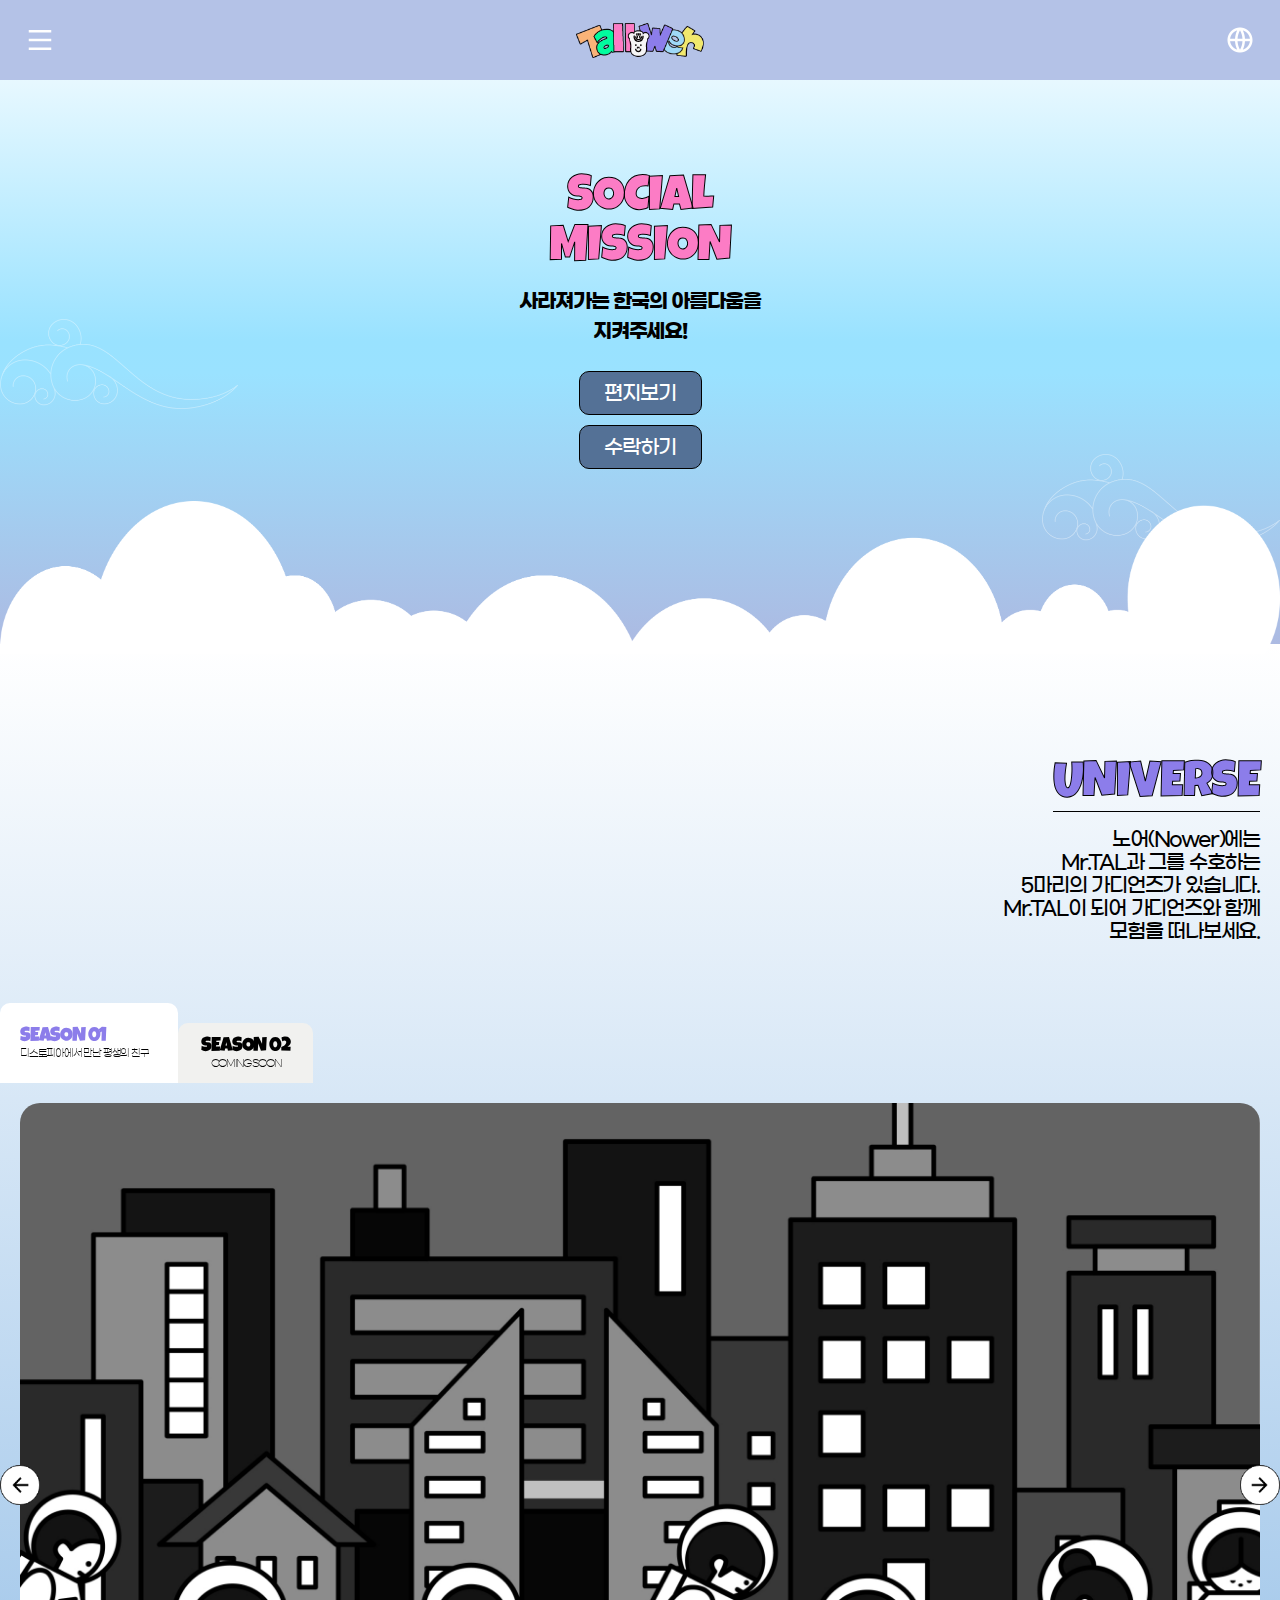
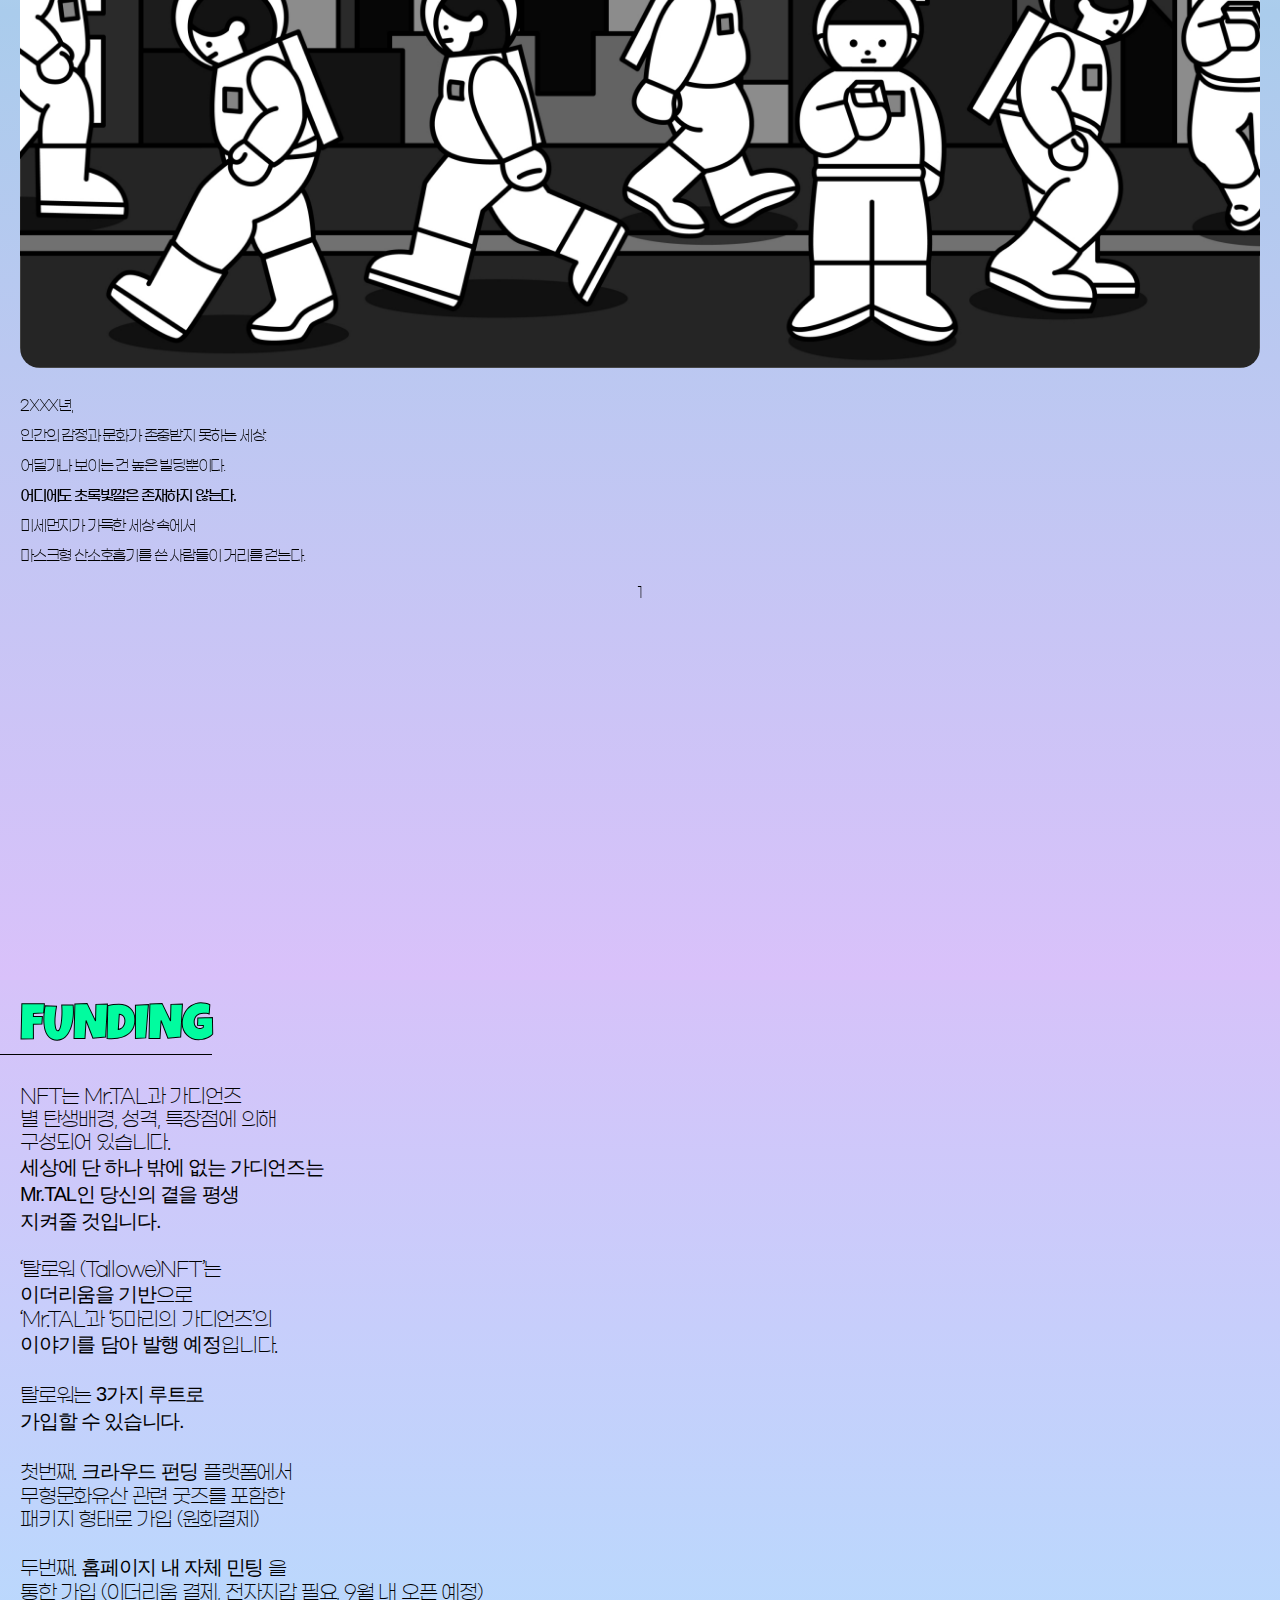
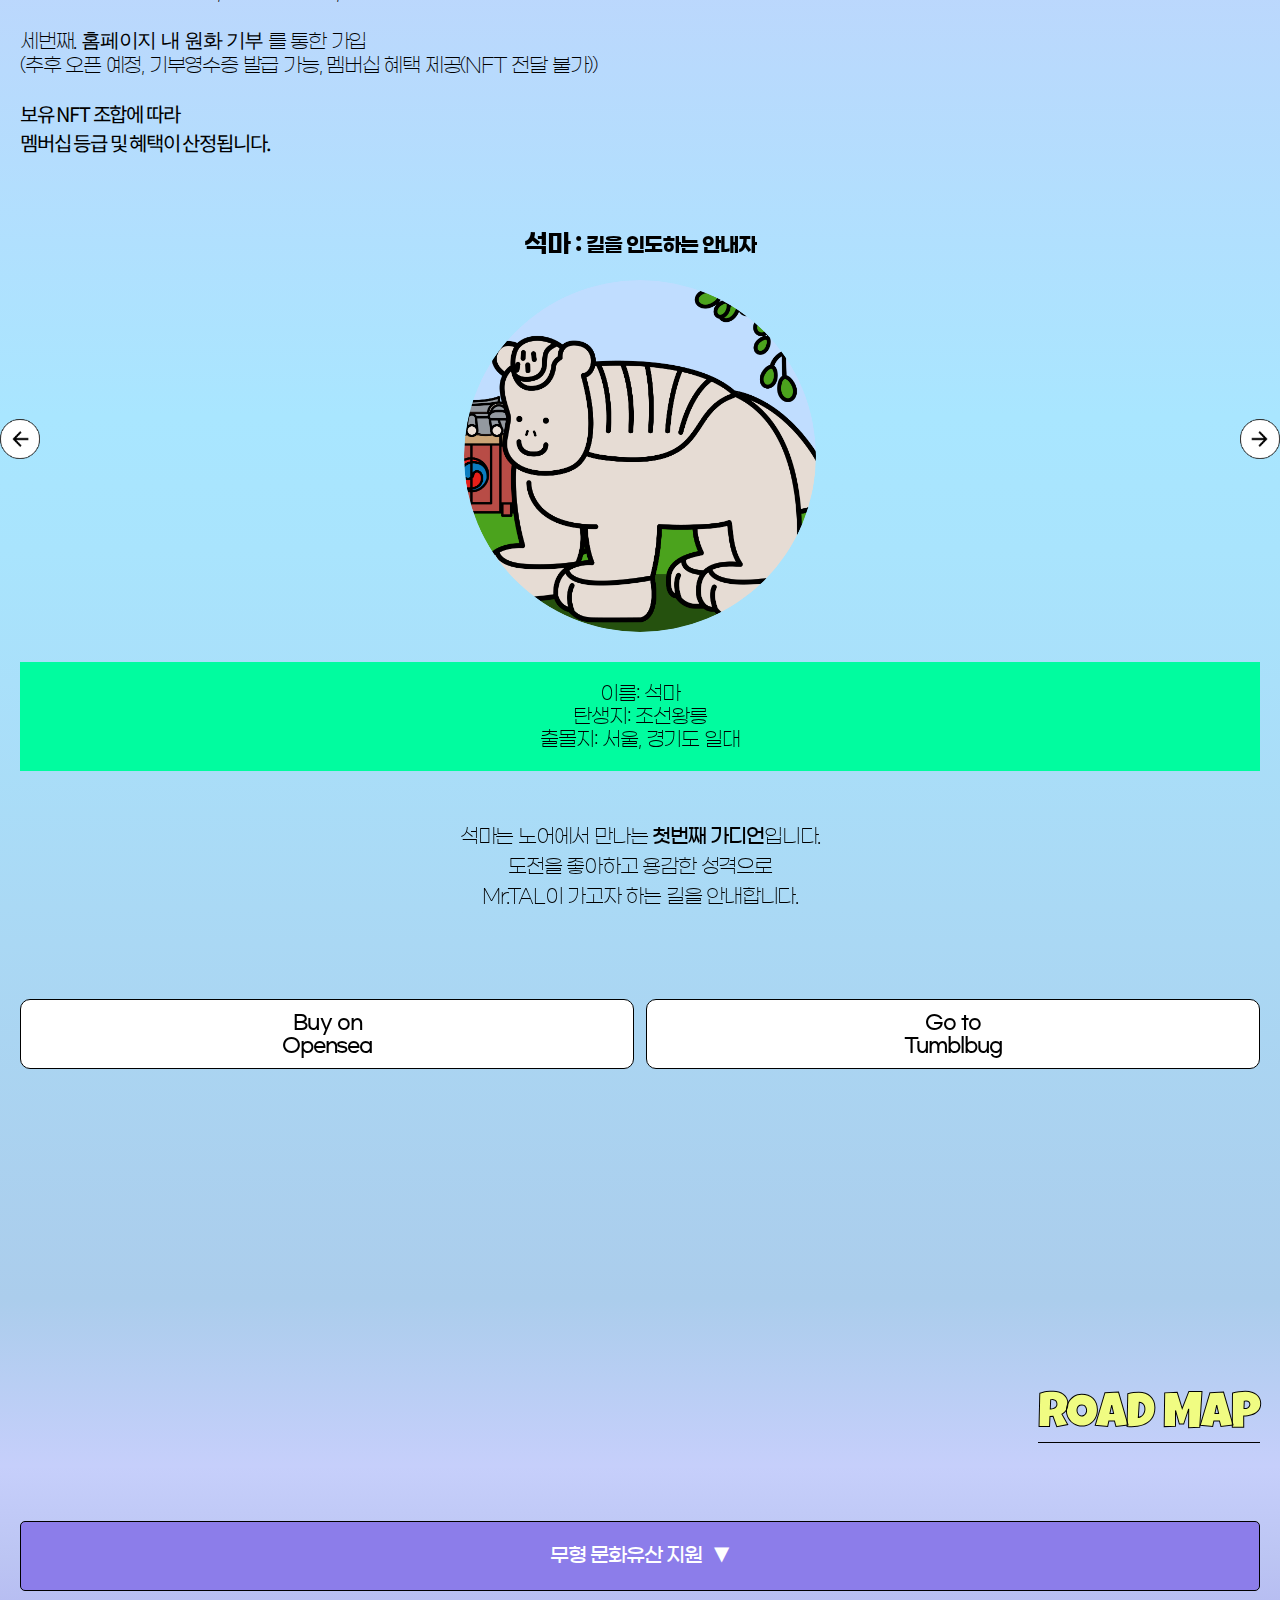
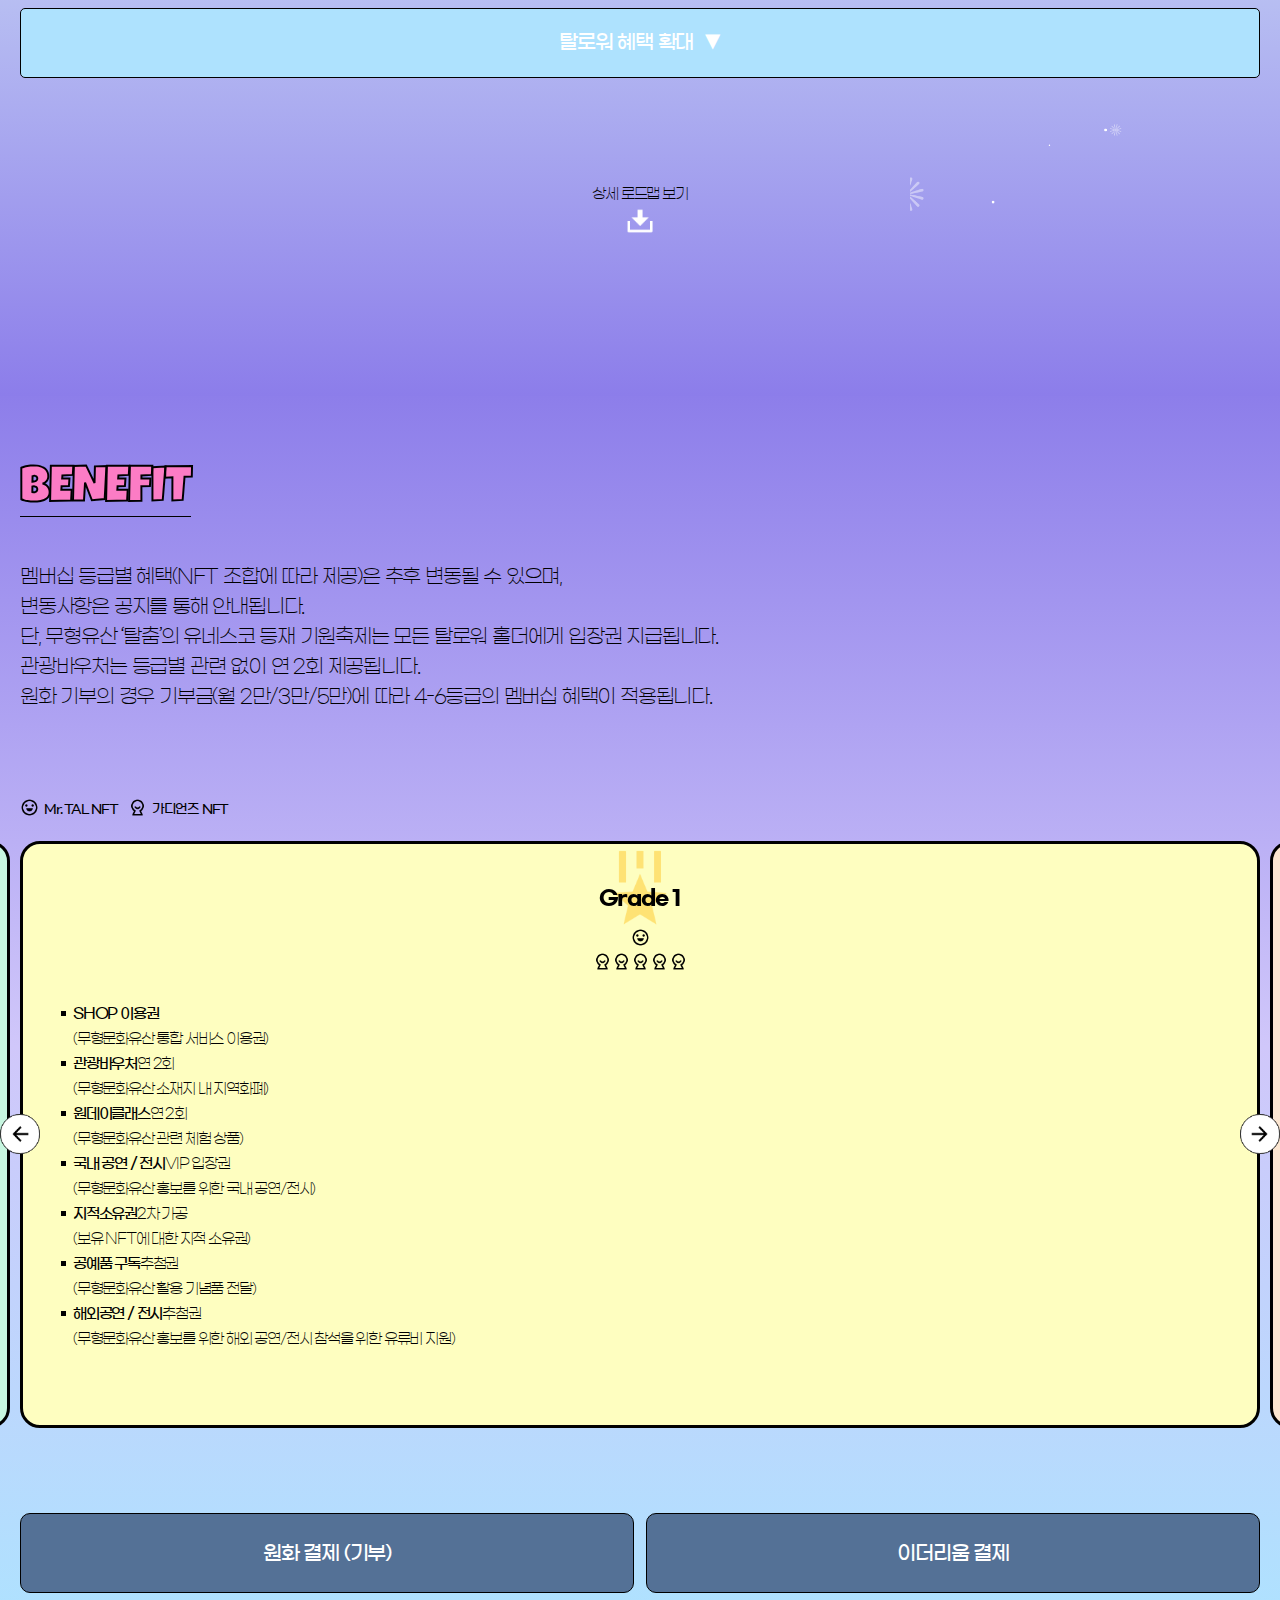
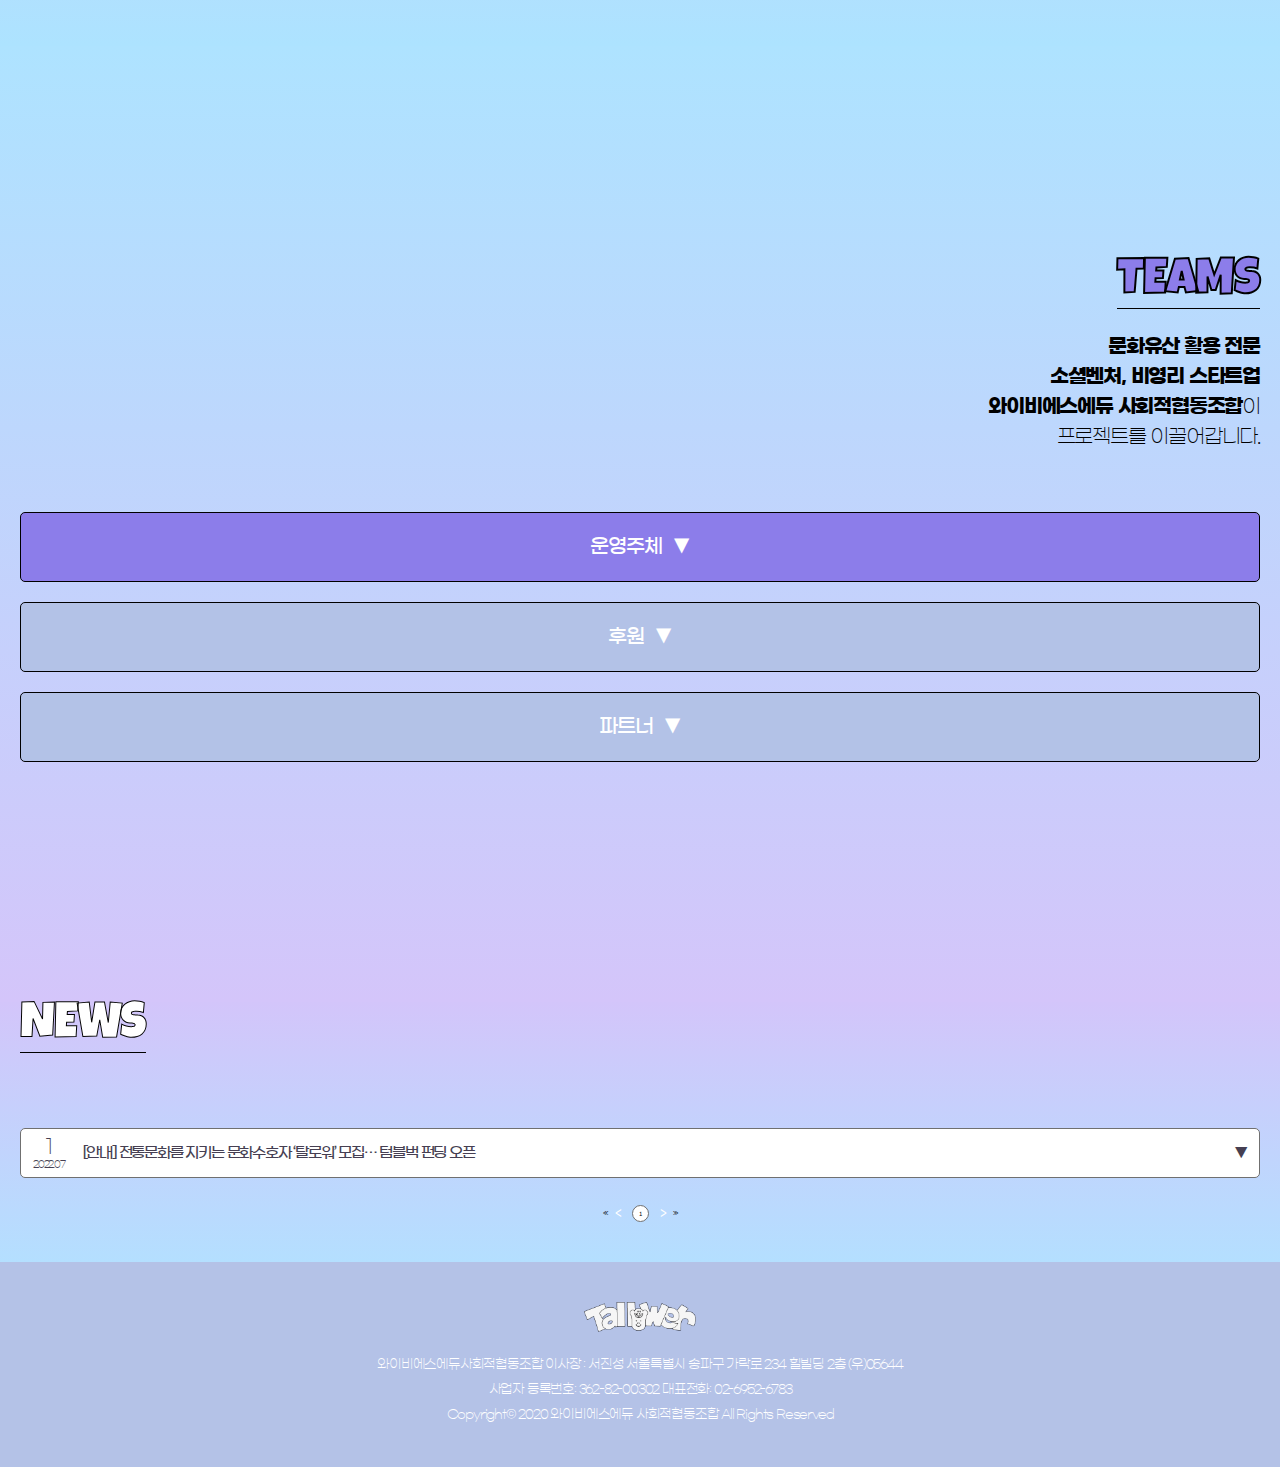
<file: kor/index.html>
<!DOCTYPE html>
<html>
  <head>
    <title>Mr.TAL</title>
    <meta http-equiv="Content-Type" content="text/html; charset=UTF-8">
    <meta name="viewport" content="width=device-width, initial-scale=1.0">
    <meta property="og:title" content="tallower"/>
    <meta property="og:description" content="tallower"/>
    <meta property="og:image" content="#"/>
    <meta property="twitter:title" content="tallower"/>
    <meta property="twitter:description" content="tallower"/>
    <meta property="twitter:image" content="#"/>
    <link rel="shortcut icon" type="image/x-icon" href="favicon.ico" />
    <link rel="stylesheet" href="../resource/css/reset.css" />
    <link rel="stylesheet" href="../resource/css/index.css" />
    <link rel="stylesheet" href="../resource/css/mo_index.css" />
    <link rel="stylesheet" href="https://unpkg.com/swiper@8/swiper-bundle.min.css"/>
    <link rel="stylesheet" href="https://unpkg.com/aos@next/dist/aos.css" />
    <script src="../resource/lib/jquery-3.5.1-slim.js"></script>
    <script src="https://unpkg.com/swiper@8/swiper-bundle.min.js"></script>
    <script src="../resource/js/index.js"></script>
  </head>
  <body>
    <header class="pc">
      <div class="container">
        <a class="logo" onclick="moveToTop()">
          <img class="off" src="../resource/img/pc/header/header_logo.png" />
          <img class="on" src="../resource/img/pc/header/header_logo_on.png" />
        </a>
        <div class="menu">
          <p class="menu__item" id="socialMission">SOCIAL MISSION</p>
          <p class="menu__item" id="universe">UNIVERSE</p>
          <p class="menu__item" id="funding">FUNDING</p>
          <p class="menu__item" id="roadmap">ROADMAP</p>
          <p class="menu__item" id="benefits">BENEFITS</p>
          <p class="menu__item" id="teams">TEAMS</p>
          <p class="menu__item" id="news">NEWS</p>
          <p class="menu__item" id="shop">SHOP</p>
        </div>
        <div class="menu">
          <div class="sub">
            <p class="sub__item sns">SNS<span>▼</span></p>
            <p class="list">
              <a href="#discord">DISCORD</a>
              <a href="http://www.twitter.com/tallower2022" target="_blank">TWITER</a>
              <a href="http://www.instagram.com/tallower" target="_blank">INSTAGRAM</a>
            </p>
          </div>
          <div class="sub">
            <p class="sub__item global">
              <img src="../resource/img/pc/header/global-line.png" />
            </p>
            <p class="list">
              <a href="/">KOR</a>
              <a href="/base/eng/">ENG</a>
            </p>
          </div>
        </div>
      </div>
    </header>
    <header class="mo">
      <i class="menu"></i>
      <img src="../resource/img/pc/header/header_logo_on.png" onclick="moveToTop()" />
      <i class="lang"></i>
    </header>
    <section class="sidemenu">
      <p class="logo"><img src="../resource/img/mo/header/logo.png" /></p>
      <p class="menu luckiest" id="socialMissonMo">SOCIAL MISSION</p>
      <p class="menu luckiest" id="universeMo">UNIVERSE</p>
      <p class="menu luckiest" id="fundingMo">FUNDING</p>
      <p class="menu luckiest" id="roadmapMo">ROADMAP</p>
      <p class="menu luckiest" id="benefitsMo">BENEFITS</p>
      <p class="menu luckiest" id="teamsMo">TEAMS</p>
      <p class="menu luckiest" id="newsMo">NEWS</p>
      <p class="menu luckiest" id="shopMo">SHOP</p>
      <p class="link">
        <a class="blank">
          <img src="../resource/img/mo/menu/discord-line.png" />
          DISCORD
        </a>
      </p>
      <p class="link">
        <a href="http://www.twitter.com/tallower2022" target="_blank">
          <img src="../resource/img/mo/menu/twitter-line.png" />
          TWITTER
        </a>
      </p>
      <p class="link">
        <a href="href="http://www.instagram.com/tallower" target="_blank">
          <img src="../resource/img/mo/menu/instagram-line.png" />
          INSTAGRAM
        </a>
      </p>
      <div class="close__button">
        <p>X Close Menu</p>
      </div>
    </section>
    <section class="langmenu">
      <div class="container">
        <div class="wrapper">
          <a href="/">KOR</a>
          <p class="line"></p>
          <a href="/base/eng/">ENG</a>
        </div>
        <img src="../resource/img/pc/social_mission/cloud.png" class="clude clude-1">
        <img src="../resource/img/pc/social_mission/cloud.png" class="clude clude-2">
        <img src="../resource/img/pc/social_mission/cloud_1.png" class="clude__bottom">
      </div>
    </section>
    <section class="moremission">
      <div class="container">
        <img class="moremission__close" src="../resource/img/mo/universe/arrow_01.png" onclick="toggleAcceptMoreMission()">
        <p class="mt">
          <strong>대한민국 무형문화유산의 ¼이</strong>생활고 등 어려움으로 <strong>단절 위기</strong>에 처해 있다는 사실을 아시나요?<br>수백 년 동안 이어져 온 우리의 문화가 하루아침에 사라져 버릴 수도 있습니다.
        </p>
        <p>
          이러한 문제에 심각성을 느낀 저희는, 무형문화유산 보존 서포터즈<br><strong>‘탈로워(Tallower)’</strong>를 준비했습니다.
        </p>
        <p>
          ‘탈로워(Tallower)’란 한국의 <strong>전통문화</strong>를 상징하는 <strong>‘탈(TAL)’</strong>과 <strong>‘팔로워(Follower)’</strong>의 합성어로 Mr. TAL과 가디언즈 <strong>NFT를 보유한 홀더</strong>를 의미한답니다.
        </p>
        <p>‘탈로워’가 되어 무형문화유산 전승자 발굴, 보유단체의 해외공연 후원 등<br><strong>무형문화유산 보존 서포터즈가 되어주세요.</strong></p>
        <a class="accept" onclick="moveToUniverseMo()">수락하기</a>
        <img src="../resource/img/pc/social_mission/cloud.png" class="clude clude-1">
        <img src="../resource/img/pc/social_mission/cloud.png" class="clude clude-2">
        <img src="../resource/img/pc/social_mission/cloud_1.png" class="clude__bottom">
      </div>
    </section>
    <section class="socialMission social__mission">
      <div class="maxwidth">
        <div class="container">
          <p class="title">SOCIAL MISSION</p>
          <p data-aos="fade-up" data-aos-duration="1000" class="content"><strong>사라져가는 한국의 아름다움을 지켜주세요!</strong></p>
          <p data-aos="fade-up" data-aos-duration="1000" data-aos-delay="100" class="content mt"><strong>대한민국 무형문화유산의 ¼이</strong></p>
          <p data-aos="fade-up" data-aos-duration="1000" data-aos-delay="100" class="content">생활고 등 어려움으로 단절 위기에 처해 있다는 사실을 아시나요?</p>
          <p data-aos="fade-up" data-aos-duration="1000" data-aos-delay="100" class="content">수백 년 동안 이어져 온 우리의 문화가 하루아침에 사라져 버릴 수도 있습니다.</p>
          <p data-aos="fade-up" data-aos-duration="1000" data-aos-delay="200" class="content mt">이러한 문제에 심각성을 느낀 저희는,</p>
          <p data-aos="fade-up" data-aos-duration="1000" data-aos-delay="200" class="content">무형문화유산 보존 서포터즈 <strong>‘탈로워(Tallower)’</strong>를 준비했습니다.</p>
          <p data-aos="fade-up" data-aos-duration="1000" data-aos-delay="300" class="content mt">‘탈로워(Tallower)’란</p>
          <p data-aos="fade-up" data-aos-duration="1000" data-aos-delay="300" class="content">한국의 <strong>전통문화</strong>를 상징하는 <strong>‘탈(TAL)’</strong>과 <strong>‘팔로워(Follower)’</strong>의 합성어로</p>
          <p data-aos="fade-up" data-aos-duration="1000" data-aos-delay="300" class="content">Mr. TAL과 가디언즈 NFT를 보유한 홀더를 의미한답니다.</p>
          <p data-aos="fade-up" data-aos-duration="1000" data-aos-delay="400" class="content mt">‘탈로워’가 되어 무형문화유산 전승자 발굴, 보유단체의 해외공연 후원 등</p>
          <p data-aos="fade-up" data-aos-duration="1000" data-aos-delay="400" class="content"><strong>무형문화유산 보존 서포터즈가 되어주세요.</strong></p>
          <p data-aos="fade-up" data-aos-duration="1000" data-aos-delay="500" class="accept" onclick="moveToUniverse()">
            수락하기
          </p>
        </div>
        <img data-aos="fade-left" data-aos-duration="2000" data-aos-delay="200" src="../resource/img/pc/social_mission/cloud.png" class="clude clude-1">
        <img data-aos="fade-left" data-aos-duration="2000" data-aos-delay="400" src="../resource/img/pc/social_mission/cloud.png" class="clude clude-2">
        <img src="../resource/img/pc/social_mission/cloud_1.png" class="clude__bottom">
      </div>
    </section>
    <section class="social__mission__mo socialMissonMo">
      <div class="max-width">
        <div class="container">
          <p class="title">SOCIAL<br>MISSION</p>
          <p class="content">사라져가는 한국의 아름다움을<br>지켜주세요!</p>
          <div class="buttons">
            <p onclick="toggleAcceptMoreMission()">편지보기</p>
            <p onclick="moveToUniverseMo()">수락하기</p>
          </div>
        </div>
        <img src="../resource/img/pc/social_mission/cloud.png" class="clude clude-1">
        <img src="../resource/img/pc/social_mission/cloud.png" class="clude clude-2">
        <img src="../resource/img/pc/social_mission/cloud_1.png" class="clude__bottom">
      </div>
    </section>
    <section class="universe">
      <div class="maxwidth">
        <div class="title">
          <div class="underline">
            <p class="luckiest hover-rotate">
              UNIVERSE
            </p>
          </div>
        </div>
        <p class="content">노어(Nower)에서 Mr.TAL과 그를 수호하는 5마리의 가디언즈가 있습니다.<br>Mr.TAL이 되어 가디언즈와 함께 모험을 떠나보세요.</p>
        <div class="carton">
          <div class="swiper-wrapper">
            <div class="swiper-slide">
              <div class="tab">
                <p class="season1 on">
                  <strong class="luckiest">SEASON 01</strong>
                  <span>디스토피아에서 만난 평생의 친구</span>
                </p>
                <p class="season2">
                  <strong class="luckiest">SEASON 02</strong>
                  <span>COMING SOON</span>
                </p>
              </div>
              <div class="container">
                <img src="../resource/img/pc/universe/u_img_1.jpg">
                <div class="text">2XXX년, <br><br> 인간의 감정과 문화가 존중받지 못하는 세상. <br> <br>어딜가나 보이는 건 높은 빌딩뿐이다.<br> <br><strong>어디에도 초록빛깔은 존재하지 않는다.</strong> <br><br>미세먼지가 가득한 세상 속에서<br> <br>마스크형 산소호흡기를 쓴 사람들이 거리를 걷는다.</div>
                <p class="page">1</p>
              </div>
            </div>
            <div class="swiper-slide">
              <div class="tab">
                <p class="season1 on">
                  <strong class="luckiest">SEASON 01</strong>
                  <span>디스토피아에서 만난 평생의 친구</span>
                </p>
                <p class="season2">
                  <strong class="luckiest">SEASON 02</strong>
                  <span>COMING SOON</span>
                </p>
              </div>
              <div class="container">
                <img src="../resource/img/pc/universe/u_img_2.jpg">
                <div class="text">
                  <div class="text">집으로 돌아가기 위해 같은 길을 걷던 당신은<br> <br><strong><공사중></strong>이라는 팻말을 보고 다른 길로 돌아간다.</div>
                </div>
                <p class="page">2</p>
              </div>
            </div>
            <div class="swiper-slide">
              <div class="tab">
                <p class="season1 on">
                  <strong class="luckiest">SEASON 01</strong>
                  <span>디스토피아에서 만난 평생의 친구</span>
                </p>
                <p class="season2">
                  <strong class="luckiest">SEASON 02</strong>
                  <span>COMING SOON</span>
                </p>
              </div>
              <div class="container">
                <img src="../resource/img/pc/universe/u_img_3.jpg">
                <div class="text">“<strong>떨어진다!!”</strong><br><br>빛이 없는 어둠 속에서 길을 걷다가 발을 잘못 디딘다.<br><br>상황을 파악하기도 전에 구멍으로 떨어지고 만다.</div>
                <p class="page">3</p>
              </div>
            </div>
            <div class="swiper-slide">
              <div class="tab">
                <p class="season1 on">
                  <strong class="luckiest">SEASON 01</strong>
                  <span>디스토피아에서 만난 평생의 친구</span>
                </p>
                <p class="season2">
                  <strong class="luckiest">SEASON 02</strong>
                  <span>COMING SOON</span>
                </p>
              </div>
              <div class="container">
                <img src="../resource/img/pc/universe/u_img_4.jpg">
                <div class="text">땅에 떨어진다.<br><br>고통은 잠시이고, 호기심과 두려움으로 심장이 두근거린다.<br><br>거대한 동굴 안에서 빛이 새어나온다.<br><br>빛의 출처가 궁금해 들어가보고 싶지만,<br><br>큰 바위가 앞을 가로막고 있다.<br><br>밀어보지만 밀리지가 않아 포기하고 돌아선다.<br><br>그 때 무언가가 옷깃을 붙잡는다.<br><br>뒤를 돌아보면,믿기지 않는 풍경이 눈 앞에 펼쳐져 있다.<br><br><strong>푸른 자연이 가득한 공간 속에 서 있는 말 한 마리</strong><br><strong>‘석마’</strong></div>
                <p class="page">4</p>
              </div>
            </div>
            <div class="swiper-slide">
              <div class="tab">
                <p class="season1 on">
                  <strong class="luckiest">SEASON 01</strong>
                  <span>디스토피아에서 만난 평생의 친구</span>
                </p>
                <p class="season2">
                  <strong class="luckiest">SEASON 02</strong>
                  <span>COMING SOON</span>
                </p>
              </div>
              <div class="container">
                <img src="../resource/img/pc/universe/u_img_5.jpg">
                <div class="text">석마가 구슬 하나를 건넨다.<br><br>구슬 속에는 작은 동물이 그려져 있는데,<br><br>정확하게 어떤 동물인지는 알 수 없다.<br><br>구슬을 들어 햇빛에 비추자 빛이 번쩍인다.<br><br>강한 빛에 정신을 잃는다.<br><br><strong>눈을 뜨자 동그란 얼굴이 눈에 들어온다.</strong><br><br><strong>호기심이 가득한 귀여운 얼굴, 진묘수다.</strong></div>
                <p class="page">5</p>
              </div>
            </div>
            <div class="swiper-slide">
              <div class="tab">
                <p class="season1 on">
                  <strong class="luckiest">SEASON 01</strong>
                  <span>디스토피아에서 만난 평생의 친구</span>
                </p>
                <p class="season2">
                  <strong class="luckiest">SEASON 02</strong>
                  <span>COMING SOON</span>
                </p>
              </div>
              <div class="container">
                <img src="../resource/img/pc/universe/u_img_6.jpg">
                <div class="text">고된 여행길에 지친 몸을 이끌고 옹달샘에 도착해 몸을 뉘인다.<br><br>석마와 진묘수가 당신의 마스크를 벗겨버린다.<br><br>얼굴이 드러나 당황한 당신에게 석마와 진묘수가 상자를 내민다.<br><br>상자를 열자, ‘탈’이 들어 있다.<br><br>탈을 쓰고 옹달샘을 바라본다.<br><br><strong>새로운 ‘나’의 모습이 마음에 든다.</strong></div>
                <p class="page">6</p>
              </div>
            </div>
          </div>
          <i class="button prev"></i>
          <i class="button next"></i>
        </div>
      </div>
    </section>
    <section class="universe__mo universeMo">
      <div class="title">
        <div class="underline">
          <p class="luckiest hover-rotate">
            UNIVERSE
          </p>
        </div>
      </div>
      <p class="content">노어(Nower)에는<br>Mr.TAL과 그를 수호하는<br>5마리의 가디언즈가 있습니다.<br>Mr.TAL이 되어 가디언즈와 함께<br>모험을 떠나보세요.</p>
      <div class="carton">
        <div class="swiper-wrapper">
          <div class="swiper-slide">
            <div class="tab">
              <p class="season1 on">
                <strong class="luckiest">SEASON 01</strong>
                <span>디스토피아에서 만난 평생의 친구</span>
              </p>
              <p class="season2">
                <strong class="luckiest">SEASON 02</strong>
                <span>COMING SOON</span>
              </p>
            </div>
            <div class="container">
              <img src="../resource/img/pc/universe/u_img_1.jpg">
              <div class="text">2XXX년,<br>인간의 감정과 문화가 존중받지 못하는 세상.<br>어딜가나 보이는 건 높은 빌딩뿐이다.<br><strong>어디에도 초록빛깔은 존재하지 않는다.</strong><br>미세먼지가 가득한 세상 속에서<br>마스크형 산소호흡기를 쓴 사람들이 거리를 걷는다.</div>
              <p class="page">1</p>
            </div>
          </div>
          <div class="swiper-slide">
            <div class="tab">
              <p class="season1 on">
                <strong class="luckiest">SEASON 01</strong>
                <span>디스토피아에서 만난 평생의 친구</span>
              </p>
              <p class="season2">
                <strong class="luckiest">SEASON 02</strong>
                <span>COMING SOON</span>
              </p>
            </div>
            <div class="container">
              <img src="../resource/img/pc/universe/u_img_2.jpg">
              <div class="text">집으로 돌아가기 위해 같은 길을 걷던 당신은<br><strong><공사중></strong>이라는 팻말을 보고 다른 길로 돌아간다.</div>
              <p class="page">2</p>
            </div>
          </div>
          <div class="swiper-slide">
            <div class="tab">
              <p class="season1 on">
                <strong class="luckiest">SEASON 01</strong>
                <span>디스토피아에서 만난 평생의 친구</span>
              </p>
              <p class="season2">
                <strong class="luckiest">SEASON 02</strong>
                <span>COMING SOON</span>
              </p>
            </div>
            <div class="container">
              <img src="../resource/img/pc/universe/u_img_3.jpg">
              <div class="text">“<strong>떨어진다!!”</strong><br>빛이 없는 어둠 속에서 길을 걷다가 발을 잘못 디딘다.<br>상황을 파악하기도 전에 구멍으로 떨어지고 만다.</div>
              <p class="page">3</p>
            </div>
          </div>
          <div class="swiper-slide">
            <div class="tab">
              <p class="season1 on">
                <strong class="luckiest">SEASON 01</strong>
                <span>디스토피아에서 만난 평생의 친구</span>
              </p>
              <p class="season2">
                <strong class="luckiest">SEASON 02</strong>
                <span>COMING SOON</span>
              </p>
            </div>
            <div class="container">
              <img src="../resource/img/pc/universe/u_img_4.jpg">
              <div class="text">땅에 떨어진다.<br>고통은 잠시이고, 호기심과 두려움으로 심장이 두근거린다.<br>거대한 동굴 안에서 빛이 새어나온다.<br>빛의 출처가 궁금해 들어가보고 싶지만,<br>큰 바위가 앞을 가로막고 있다.<br>밀어보지만 밀리지가 않아 포기하고 돌아선다.<br>그 때 무언가가 옷깃을 붙잡는다.<br>뒤를 돌아보면,<br>믿기지 않는 풍경이 눈 앞에 펼쳐져 있다.<br><strong>푸른 자연이 가득한 공간 속에 서 있는 말 한 마리</strong><br><strong>‘석마’</strong></div>
              <p class="page">4</p>
            </div>
          </div>
          <div class="swiper-slide">
            <div class="tab">
              <p class="season1 on">
                <strong class="luckiest">SEASON 01</strong>
                <span>디스토피아에서 만난 평생의 친구</span>
              </p>
              <p class="season2">
                <strong class="luckiest">SEASON 02</strong>
                <span>COMING SOON</span>
              </p>
            </div>
            <div class="container">
              <img src="../resource/img/pc/universe/u_img_5.jpg">
              <div class="text">석마가 구슬 하나를 건넨다.<br>구슬 속에는 작은 동물이 그려져 있는데,<br>정확하게 어떤 동물인지는 알 수 없다.<br>구슬을 들어 햇빛에 비추자 빛이 번쩍인다.<br>강한 빛에 정신을 잃는다.<br><strong>눈을 뜨자 동그란 얼굴이 눈에 들어온다.</strong><br><strong>호기심이 가득한 귀여운 얼굴, 진묘수다.</strong></div>
              <p class="page">5</p>
            </div>
          </div>
          <div class="swiper-slide">
            <div class="tab">
              <p class="season1 on">
                <strong class="luckiest">SEASON 01</strong>
                <span>디스토피아에서 만난 평생의 친구</span>
              </p>
              <p class="season2">
                <strong class="luckiest">SEASON 02</strong>
                <span>COMING SOON</span>
              </p>
            </div>
            <div class="container">
              <img src="../resource/img/pc/universe/u_img_6.jpg">
              <div class="text">고된 여행길에 지친 몸을 이끌고<br>옹달샘에 도착해 몸을 뉘인다.<br>석마와 진묘수가 당신의 마스크를 벗겨버린다.<br>얼굴이 드러나 당황한 당신에게 석마와 진묘수가 상자를 내민다.<br>상자를 열자, ‘탈’이 들어 있다.<br>탈을 쓰고 옹달샘을 바라본다.<br><strong>새로운 ‘나’의 모습이 마음에 든다.</strong></div>
              <p class="page">6</p>
            </div>
          </div>
        </div>
        <i class="button prev"></i>
        <i class="button next"></i>
      </div>
    </section>
    <section class="funding">
      <div class="maxwidth">
        <div class="title">
          <div class="underline">
            <p class="luckiest hover-rotate">
              FUNDING
            </p>
          </div>
        </div>
        <p data-aos="fade-up" data-aos-duration="1000" class="content">
          NFT는 Mr.TAL과 가디언즈 별 탄생배경, 성격, 특장점에 의해 구성되어 있습니다.<br><strong>세상에 단 하나 밖에 없는 가디언즈는 Mr.TAL인 당신의 곁을 평생 지켜줄 것입니다.</strong>
        </p>
        <p data-aos="fade-up" data-aos-duration="1000" class="content">
          ‘탈로워 (Tallowe)NFT’는 <strong>이더리움을 기반</strong>으로<br>‘Mr.TAL’과 ‘5마리의 가디언즈’의 <strong> 이야기를 담아 발행 예정</strong>입니다.
        </p>
        <p data-aos="fade-up" data-aos-duration="1000" class="content">
          탈로워는 <strong> 3가지 루트로 가입할 수 있습니다.</strong> <br><br>  첫번째. <strong>크라우드 펀딩</strong> 플랫폼에서 무형문화유산 관련 굿즈를 포함한<br>패키지 형태로 가입 (원화결제)
        </p>
        <p data-aos="fade-up" data-aos-duration="1000" class="content">
          두번째.  <strong>홈페이지 내 자체 민팅 </strong>을 통한 가입<br>(이더리움 결제, 전자지갑 필요, 9월 내 오픈 예정) <br>  <br>세번째. 홈페이지 내  <strong>원화 기부 </strong>를 통한 가입<br>(추후 오픈 예정, 기부영수증 발급 가능, 멤버십 혜택 제공(NFT 전달 불가))
        </p>
        <p data-aos="fade-up" data-aos-duration="1000" class="subcontent">
           보유 NFT 조합에 따라 멤버십 등급 및 혜택이 산정됩니다        </p>
        <div class="swiper-container">
          <div class="left-swiper">
            <div class="swiper-wrapper">
              <div class="swiper-slide">
                <p class="swiper__title"><strong>석마 :</strong> 길을 인도하는 안내자</p>
                <p class="swiper__content">석마는 노어에서 만나는 <strong>첫번째 가디언</strong>입니다.<br>도전을 좋아하고 용감한 성격으로<br>Mr.TAL이 가고자 하는 길을 안내합니다.</p>
                <div class="swiper__buttons">
                  <a>Buy on<br>Opensea</a>
                  <a href=https://tumblbug.com/1stmrtal?ref=%EB%A9%94%EC%9D%B8%2F%EC%B5%9C%EA%B7%BC target="_blank">Go to<br>Tumblbug</a>
                </div>
                <div class="info">이름: 석마<br>탄생지: 조선왕릉<br>출몰지: 서울, 경기도 일대</div>
                <img class="bg-circle" src="../resource/img/pc/funding/f_bg_2.png" alt="">
              </div>
              <div class="swiper-slide">
                <p class="swiper__title hidden">The guide on the way</p>
                <p class="swiper__content hidden">The “Seokma” is the <strong>first Guardian</strong> to meet in Nower.<br>
                  He likes challenges and has a brave personality “Seokma” show you the way “Mr. TAL” wants to go.</p>
                <div class="swiper__buttons">
                  <a>Buy on<br>Opensea</a>
                  <a href="https://tumblbug.com/1stmrtal?ref=%EB%A9%94%EC%9D%B8%2F%EC%B5%9C%EA%B7%BC"target="_blank">Go to<br>Tumblbug</a>
                </div>
                <div class="info hidden">이름: 석마<br>탄생지: 조선왕릉<br>출몰지: 서울, 경기도 일대</div>
                <img class="bg-circle" src="../resource/img/pc/funding/f_bg_3.png" alt="">
              </div>
              <div class="swiper-slide">
                <p class="swiper__title hidden">The guide on the way</p>
                <p class="swiper__content hidden">The “Seokma” is the <strong>first Guardian</strong> to meet in Nower.<br>
                  He likes challenges and has a brave personality “Seokma” show you the way “Mr. TAL” wants to go.</p>
                <div class="swiper__buttons">
                  <a>Buy on<br>Opensea</a>
                  <a href="https://tumblbug.com/1stmrtal?ref=%EB%A9%94%EC%9D%B8%2F%EC%B5%9C%EA%B7%BC"target="_blank">Go to<br>Tumblbug</a>
                </div>
                <div class="info hidden">이름: 석마<br>탄생지: 조선왕릉<br>출몰지: 서울, 경기도 일대</div>
                <img class="bg-circle" src="../resource/img/pc/funding/f_bg_4.png" alt="">
              </div>
              <div class="swiper-slide">
                <p class="swiper__title hidden">The guide on the way</p>
                <p class="swiper__content hidden">The “Seokma” is the <strong>first Guardian</strong> to meet in Nower.<br>
                  He likes challenges and has a brave personality “Seokma” show you the way “Mr. TAL” wants to go.</p>
                <div class="swiper__buttons">
                  <a>Buy on<br>Opensea</a>
                  <a href="https://tumblbug.com/1stmrtal?ref=%EB%A9%94%EC%9D%B8%2F%EC%B5%9C%EA%B7%BC"target="_blank">Go to<br>Tumblbug</a>
                </div>
                <div class="info hidden">이름: 석마<br>탄생지: 조선왕릉<br>출몰지: 서울, 경기도 일대</div>
                <img class="bg-circle" src="../resource/img/pc/funding/f_bg_5.png" alt="">
              </div>
              <div class="swiper-slide">
                <p class="swiper__title hidden">The guide on the way</p>
                <p class="swiper__content hidden">The “Seokma” is the <strong>first Guardian</strong> to meet in Nower.<br>
                  He likes challenges and has a brave personality “Seokma” show you the way “Mr. TAL” wants to go.</p>
                <div class="swiper__buttons">
                  <a>Buy on<br>Opensea</a>
                  <a href="https://tumblbug.com/1stmrtal?ref=%EB%A9%94%EC%9D%B8%2F%EC%B5%9C%EA%B7%BC"target="_blank">Go to<br>Tumblbug</a>
                </div>
                <div class="info hidden">이름: 석마<br>탄생지: 조선왕릉<br>출몰지: 서울, 경기도 일대</div>
                <img class="bg-circle" src="../resource/img/pc/funding/f_bg_6.png" alt="">
              </div>
              <div class="swiper-slide">
                <p class="swiper__title hidden">The guide on the way</p>
                <p class="swiper__content hidden">The “Seokma” is the <strong>first Guardian</strong> to meet in Nower.<br>
                  He likes challenges and has a brave personality “Seokma” show you the way “Mr. TAL” wants to go.</p>
                <div class="swiper__buttons">
                  <a>Buy on<br>Opensea</a>
                  <a href="https://tumblbug.com/1stmrtal?ref=%EB%A9%94%EC%9D%B8%2F%EC%B5%9C%EA%B7%BC"target="_blank">Go to<br>Tumblbug</a>
                </div>
                <div class="info hidden">이름: 석마<br>탄생지: 조선왕릉<br>출몰지: 서울, 경기도 일대</div>
                <img class="bg-circle" src="../resource/img/pc/funding/f_bg_7.png" alt="">
              </div>
            </div>
          </div>
        </div>
      </div>
    </section>
    <section class="funding__mo fundingMo">
      <div class="title">
        <div class="underline">
          <p class="luckiest hover-rotate">
            FUNDING
          </p>
        </div>
      </div>
      <p class="content">
        NFT는 Mr.TAL과 가디언즈<br>별 탄생배경, 성격, 특장점에 의해<br>구성되어 있습니다.<br><strong>세상에 단 하나 밖에 없는 가디언즈는<br>Mr.TAL인 당신의 곁을 평생<br>지켜줄 것입니다.</strong><br><br>‘탈로워 (Tallowe)NFT’는<br><strong>이더리움을 기반</strong>으로<br>‘Mr.TAL’과 ‘5마리의 가디언즈’의<br><strong>이야기를 담아 발행 예정</strong>입니다.<br><br>탈로워는 <strong>3가지 루트로<br>가입할 수 있습니다.</strong><br><br> 첫번째. <strong>크라우드 펀딩</strong> 플랫폼에서<br>무형문화유산 관련 굿즈를 포함한<br>패키지 형태로 가입 (원화결제)<br><br>두번째.  <strong>홈페이지 내 자체 민팅 </strong>을<br>통한 가입 (이더리움 결제, 전자지갑 필요, 9월 내 오픈 예정)<br><br>세번째.  <strong>홈페이지 내 원화 기부 </strong>를 통한 가입<br>(추후 오픈 예정, 기부영수증 발급 가능, 멤버십 혜택 제공(NFT 전달 불가))
      </p>
      <p class="subcontent">
         <strong>보유 NFT 조합에 따라 </strong><br><strong> 멤버십 등급 및 혜택이 산정됩니다.</strong>
      </p>
      <div class="swiper-container">
        <div class="swiper-wrapper">
          <div class="swiper-slide">
            <p class="swiper__title"><strong>석마 :</strong> 길을 인도하는 안내자</p>
            <img src="../resource/img/pc/funding/guardian_seokma.png" alt="">
            <div class="box__container"><p class="box">이름: 석마<br>탄생지: 조선왕릉<br>출몰지: 서울, 경기도 일대</p></div>
            <p class="swiper__content">석마는 노어에서 만나는 <strong>첫번째 가디언</strong>입니다.<br>도전을 좋아하고 용감한 성격으로<br>Mr.TAL이 가고자 하는 길을 안내합니다.</p>
            <div class="swiper__buttons">
              <a>Buy on<br>Opensea</a>
              <a>Go to<br>Tumblbug</a>
            </div>
          </div>
          <div class="swiper-slide">
            <p class="swiper__title hidden">The guide on the way</p>
            <div class="noimage luckiest">?</div>
            <div class="box__container hidden"><p class="box">Seokma<br>Tomb of the Joseon Dynasty<br>Seoul and Gyeonggi Province</p></div>
            <p class="swiper__content hidden">The “Seokma” is the <strong>first Guardian</strong> to meet in Nower.<br>
              He likes challenges and has a brave personality “Seokma” show you the way “Mr. TAL” wants to go.</p>
            <div class="swiper__buttons hidden">
              <a>Buy on<br>Opensea</a>
              <a>Go to<br>Tumblbug</a>
            </div>
          </div>
          <div class="swiper-slide">
            <p class="swiper__title hidden">The guide on the way</p>
            <div class="noimage luckiest">?</div>
            <div class="box__container hidden"><p class="box">Seokma<br>Tomb of the Joseon Dynasty<br>Seoul and Gyeonggi Province</p></div>
            <p class="swiper__content hidden">The “Seokma” is the <strong>first Guardian</strong> to meet in Nower.<br>
              He likes challenges and has a brave personality “Seokma” show you the way “Mr. TAL” wants to go.</p>
            <div class="swiper__buttons hidden">
              <a>Buy on<br>Opensea</a>
              <a>Go to<br>Tumblbug</a>
            </div>
          </div>
        </div>
        <i class="button prev"></i>
        <i class="button next"></i>
      </div>
    </section>
    <section class="roadmap">
      <div class="maxwidth">
        <div class="title">
          <div class="underline">
            <p class="luckiest hover-rotate">
              ROAD MAP
            </p>
          </div>
        </div>
        <div class="content">
          <img class="background" src="../resource/img/pc/roadmap/r_bg_1.png">
          <div class="row">
            <p class="item color purple">무형 문화유산 지원</p>
            <div class="item basic">
              <p class="title">보존회 단체<br>연간 운영비 지원</p>
              <p class="subtitle">20개 단체</p>
            </div>
            <div class="item basic">
              <p class="title">무형문화유산보존회 회원 대상<br>디지털 전환교육(온라인 입점 및 홍보 등) 운영</p>
              <p class="subtitle">100개 단체</p>
            </div>
            <div class="item basic">
              <p class="title">무형문화유산 전수자 발굴을 위한 장학금 지원</p>
              <p class="subtitle">30명</p>
            </div>
            <div class="item basic">
              <p class="title">무형문화유산보존회가 참여할 수 있는<br>국내외 공연/전시 제작지원</p>
              <p class="subtitle">연 5회</p>
            </div>
            <div class="item basic">
              <p class="title">글로벌 OTT플랫폼과 협업하여<br>무형문화유산 주제로 시리즈물 제작 및 송출</p>
              <p class="subtitle">해외 대형 OTT 플랫폼 연계</p>
            </div>
          </div>
          <div class="row">
            <p class="item color blue">탈로워 혜택 확대</p>
            <div class="item basic">
              <p class="title">유통그룹과 연계하여 팝업 스토어 등<br>오프라인 행사 개최</p>
             <!-- <p class="subtitle">하단 BENEFITS 참고</p> -->
            </div>
            <div class="item basic">
              <p class="title">타 NFT와 콜라보를 통한 혜택 확대</p>
            </div>
            <div class="item basic">
              <p class="title">문형문화유산 통합 서비스(SHOP) 오픈</p>
            </div>
            <p class="download">
              <a class="container">
                상세 로드맵 보기
              </a>
            </p>
          </div>
        </div>
      </div>
    </section>
    <section class="roadmap__mo roadmapMo">
      <div class="title">
        <div class="underline">
          <p class="luckiest hover-rotate">
            ROAD MAP
          </p>
        </div>
      </div>
      <div class="content">
        <img class="background" src="../resource/img/pc/roadmap/r_bg_1.png">
        <p class="item color purple">
          <span>무형 문화유산 지원</span>
          <span>▼</span>
        </p>
        <div class="row">
          <div class="item basic">
            <p class="title">보존회 단체<br>연간 운영비 지원</p>
            <p class="subtitle">20개 단체</p>
          </div>
          <div class="item basic">
            <p class="title">무형문화유산보존회 회원 대상<br>디지털 전환교육<br>(온라인 입점 및 홍보 등) 운영</p>
            <p class="subtitle">100개 단체</p>
          </div>
          <div class="item basic">
            <p class="title">무형문화유산 전수자 발굴을 위한 장학금 지원</p>
            <p class="subtitle">30명</p>
          </div>
          <div class="item basic">
            <p class="title">무형문화유산보존회가 참여할 수 있는<br>국내외 공연/전시 제작지원</p>
            <p class="subtitle">연 5회</p>
          </div>
          <div class="item basic">
            <p class="title">글로벌 OTT플랫폼과 협업하여<br>무형문화유산 주제로<br>시리즈물 제작 및 송출</p>
            <p class="subtitle">해외 대형 OTT 플랫폼 연계</p>
          </div>
        </div>
        <p class="item color blue">
          <span>탈로워 혜택 확대</span>
          <span>▼</span>
        </p>
        <div class="row">
          <div class="item basic">
            <p class="title">유통그룹과 연계하여 팝업 스토어 등<br>오프라인 행사 개최</p>
           <!-- <p class="subtitle">하단 BENEFITS 참고</p> -->
          </div>
          <div class="item basic">
            <p class="title">타 NFT와 콜라보를 통한 혜택 확대</p>
          </div>
          <div class="item basic">
            <p class="title">문형문화유산 통합 서비스(SHOP) 오픈</p>
          </div>
        </div>
        <p class="download">
          <a class="container">
            상세 로드맵 보기
          </a>
        </p>
      </div>
    </section>
    <section class="benefit benefits">
      <div class="maxwidth">
        <div class="title">
          <div class="underline">
            <p class="luckiest hover-rotate">
              BENEFIT
            </p>
          </div>
        </div> 
        <p data-aos="fade-up" data-aos-duration="1000" class="content light"> 멤버십 등급별 혜택(NFT 조합에 따라 제공)은 추후 변동될 수 있으며,<br>변동사항은 공지를 통해 안내됩니다.</p>
        <p data-aos="fade-up" data-aos-duration="1000" class="content light"> 단, 무형유산 ‘탈춤’의 유네스코 등재 기원축제는 모든 탈로워 홀더에게 입장권 지급됩니다. <br>관광바우처는 등급별 관련 없이 연 2회 제공됩니다.<br>원화 기부의 경우 기부금(월 2만/3만/5만)에 따라 4-6등급의 멤버십 혜택이 적용됩니다.</p> <br><br><br>
        <div class="caption">
          <p><i class="mrtal"></i>Mr. TAL NFT  </p>
          <p><i class="guardians"></i>가디언즈 NFT</p>
        </div>
        <div class="cards">
          <div class="column">
            <div class="card yellow">
              <img class="star" src="../resource/img/pc/benefits/yellow.png">
              <p class="top">Grade 1</p>
              <div class="icons">
                <i class="mrtal"></i>
              </div>
              <div class="icons mb">
                <i class="guardians"></i>
                <i class="guardians"></i>
                <i class="guardians"></i>
                <i class="guardians"></i>
                <i class="guardians"></i>
              </div>
              <div class="info">
                <div class="item">
                  <p class="light dot"><strong>SHOP 이용권</strong></p>
                  <p class="light"> (무형문화유산 통합 서비스 이용권)</p>
                </div>
                <div class="item">
                  <p class="light dot"><strong>관광바우처</strong>   연 2회</p>
                  <p class="light">(무형문화유산 소재지 내 지역화폐)</p>
                </div>
                <div class="item">
                  <p class="light dot"><strong>원데이클래스</strong>  연 2회</p>
                  <p class="light">(무형문화유산 관련 체험 상품)</p>
                </div>
                <div class="item">
                  <p class="light dot"><strong>국내 공연 / 전시</strong>  VIP 입장권</p>
                  <p class="light">(무형문화유산 홍보를 위한 국내 공연/전시)</p>
                </div>
                <div class="item">
                  <p class="light dot"><strong>지적소유권</strong>  2차 가공</p>
                  <p class="light">(보유 NFT에 대한 지적 소유권)</p>
                </div>
                <div class="item">
                  <p class="light dot"><strong>공예품 구독</strong>  추첨권</p>
                  <p class="light">(무형문화유산 활용 기념품 전달)</p>
                </div>
                <div class="item">
                  <p class="light dot"><strong>해외공연 / 전시</strong>  추첨권</p>
                  <p class="light">(무형문화유산 홍보를 위한 해외 공연/전시 참석을 위한 유류비 지원)</p>
                </div>
              </div>
            </div>
            <div class="card orange">
              <img class="star" src="../resource/img/pc/benefits/orange.png">
              <p class="top">Grade 2</p>
              <div class="icons">
                <i class="mrtal"></i>
              </div>
              <div class="icons mb">
                <i class="guardians"></i>
                <i class="guardians"></i>
                <i class="guardians"></i>
                <i class="guardians"></i>
              </div>
              <div class="info">
                <div class="item">
                  <p class="light dot"><strong>SHOP 이용권</strong></p>
                  <p class="light">(무형문화유산 통합 서비스 이용권)</p>
                </div>
                <div class="item">
                  <p class="light dot"><strong>관광바우처</strong>  연 2회</p>
                  <p class="light">(무형문화유산 소재지 내 지역화폐)</p>
                </div>
                <div class="item">
                  <p class="light dot"><strong>원데이클래스</strong>  연 2회</p>
                  <p class="light">(무형문화유산 관련 체험 상품)</p>
                </div>
                <div class="item">
                  <p class="light dot"><strong>국내 공연 / 전시</strong>  VIP 입장권</p>
                  <p class="light">(무형문화유산 홍보를 위한 국내 공연/전시)</p>
                </div>
                <div class="item">
                  <p class="light dot"><strong>지적소유권</strong>  2차 가공</p>
                  <p class="light">(보유 NFT에 대한 지적 소유권)</p>
                </div>
                <div class="item">
                  <p class="light dot"><strong>공예품 구독</strong>  추첨권</p>
                  <p class="light">(무형문화유산 활용 기념품 전달)</p>
                </div>
              </div>
            </div>
            <div class="card blue">
              <img class="star" src="../resource/img/pc/benefits/blue.png">
              <p class="top">Grade 3</p>
              <div class="icons">
                <i class="mrtal"></i>
              </div>
              <div class="icons mb">
                <i class="guardians"></i>
                <i class="guardians"></i>
                <i class="guardians"></i>
              </div>
              <div class="info">
                <div class="item">
                  <p class="light dot"><strong>SHOP 이용권</strong></p>
                  <p class="light">(무형문화유산 통합 서비스 이용권)</p>
                </div>
                <div class="item">
                  <p class="light dot"><strong>관광바우처</strong>  연 2회</p>
                  <p class="light">(무형문화유산 소재지 내 지역화폐)</p>
                </div>
                <div class="item">
                  <p class="light dot"><strong>원데이클래스</strong>  연 2회</p>
                  <p class="light">(무형문화유산 관련 체험 상품)</p>
                </div>
                <div class="item"> 
                  <p class="light dot"><strong>국내 공연 / 전시</strong>  VIP 추첨권</p>
                  <p class="light">(무형문화유산 홍보를 위한 국내 공연/전시)</p>
                </div>
                <div class="item">
                  <p class="light dot"><strong>지적소유권</strong>  2차 가공</p>
                  <p class="light">(보유 NFT에 대한 지적 소유권)</p>
                </div>
              </div>
            </div>
          </div>
          <div class="column">
            <div class="card lightblue">
              <img class="star" src="../resource/img/pc/benefits/lightblue.png">
              <p class="top">Grade 4</p>
              <div class="icons mb">
                <i class="guardians"></i>
                <i class="guardians"></i>
                <i class="guardians"></i>
              </div>
              <div class="info">
                <div class="item">
                  <p class="light dot"><strong>SHOP 이용권</strong></p>
                  <p class="light">(무형문화유산 통합 서비스 이용권)</p>
                </div>
                <div class="item">
                  <p class="light dot"><strong>관광바우처</strong>  연 2회</p>
                  <p class="light">(무형문화유산 소재지 내 지역화폐)</p>
                </div>
                <div class="item">
                  <p class="light dot"><strong>원데이클래스</strong>  연 2회</p>
                  <p class="light">(무형문화유산 관련 체험 상품)</p>
                </div>
                <div class="item">
                  <p class="light dot"><strong>국내 공연 / 전시</strong>  VIP 추첨권</p>
                  <p class="light">(무형문화유산 홍보를 위한 국내 공연/전시)</p>
                </div>
              </div>
            </div>
            <div class="card pink">
              <img class="star" src="../resource/img/pc/benefits/pink.png">
              <p class="top">Grade 5</p>
              <div class="icons mb">
                <i class="guardians"></i>
                <i class="guardians"></i>
              </div>
              <div class="info">
                <div class="item">
                  <p class="light dot"><strong>SHOP 이용권</strong></p>
                  <p class="light">(무형문화유산 통합 서비스 이용권)</p>
                </div>
                <div class="item">
                  <p class="light dot"><strong>관광바우처</strong>  연 2회</p>
                  <p class="light">(무형문화유산 소재지 내 지역화폐)</p>
                </div>
                <div class="item">
                  <p class="light dot"><strong>원데이클래스</strong>  연 2회</p>
                  <p class="light">(무형문화유산 관련 체험 상품)</p>
                </div>
              </div>
            </div>
            <div class="card green">
              <img class="star" src="../resource/img/pc/benefits/green.png">
              <p class="top">Grade 6</p>
              <div class="icons mb">
                <i class="guardians"></i>
              </div>
              <div class="info">
                <div class="item">
                  <p class="light dot"><strong>SHOP 이용권</strong></p>
                  <p class="light">(무형문화유산 통합 서비스 이용권)</p>
                </div>
                <div class="item">
                  <p class="light dot"><strong>관광바우처</strong>  연 2회</p>
                  <p class="light">(무형문화유산 소재지 내 지역화폐)</p>
                </div>
              </div>
            </div>
          </div>
        </div>
       <!-- <p data-aos="fade-up" data-aos-duration="1000" class="bottom">단, 무형유산 ‘탈춤’의 유네스코 등재 기원축제는 모든 탈로워 홀더에게 입장권 지급됩니다.<br>관광바우처는 등급별 관련 없이 연 2회 제공됩니다.<br><strong>원화 기부의 경우 기부금(월 2만/3만/5만)에 따라 4-6등급의 멤버십 혜택이 적용됩니다.</strong></p> -->
        <div class="buttons">
          <p>원화결제 (기부)</p>
          <p>이더리움 결제</p>
        </div>
      </div>
    </section>
    <section class="benefit__mo benefitsMo">
      <div class="title">
        <div class="underline">
          <p class="luckiest hover-rotate">
            BENEFIT
          </p>
        </div>
      </div> 
      <p class="content light">멤버십 등급별 혜택(NFT 조합에 따라 제공)은 추후 변동될 수 있으며,<br>변동사항은 공지를 통해 안내됩니다.</p>
      <p class="content light">단, 무형유산 ‘탈춤’의 유네스코 등재 기원축제는 모든 탈로워 홀더에게 입장권 지급됩니다. <br>관광바우처는 등급별 관련 없이 연 2회 제공됩니다. <br>원화 기부의 경우 기부금(월 2만/3만/5만)에 따라 4-6등급의 멤버십 혜택이 적용됩니다.</p> <br><br><br>
      <div class="caption">
        <p><i class="mrtal"></i>Mr. TAL NFT </p>
        <p><i class="guardians"></i>가디언즈 NFT</p>
      </div>
      <div class="cards">
        <div class="swiper-wrapper">
          <div class="swiper-slide card yellow">
            <img class="star" src="../resource/img/pc/benefits/yellow.png">
            <p class="top">Grade 1</p>
            <div class="icons">
              <i class="mrtal"></i>
            </div>
            <div class="icons mb">
              <i class="guardians"></i>
              <i class="guardians"></i>
              <i class="guardians"></i>
              <i class="guardians"></i>
              <i class="guardians"></i>
            </div>
            <div class="info">
              <div class="item">
                <p class="light dot"><strong>SHOP 이용권</strong></p>
                <p class="light">(무형문화유산 통합 서비스 이용권)</p>
              </div>
              <div class="item">
                <p class="light dot"><strong>관광바우처</strong>  연 2회</p>
                <p class="light">(무형문화유산 소재지 내 지역화폐)</p>
              </div>
              <div class="item">
                <p class="light dot"><strong>원데이클래스</strong>  연 2회</p>
                <p class="light">(무형문화유산 관련 체험 상품)</p>
              </div>
              <div class="item">
                <p class="light dot"><strong>국내 공연 / 전시</strong>  VIP 입장권</p>
                <p class="light">(무형문화유산 홍보를 위한 국내 공연/전시)</p>
              </div>
              <div class="item">
                <p class="light dot"><strong>지적소유권</strong>  2차 가공</p>
                <p class="light">(보유 NFT에 대한 지적 소유권)</p>
              </div>
              <div class="item">
                <p class="light dot"><strong>공예품 구독</strong>  추첨권</p>
                <p class="light">(무형문화유산 활용 기념품 전달)</p>
              </div>
              <div class="item">
                <p class="light dot"><strong>해외공연 / 전시</strong>  추첨권</p>
                <p class="light">(무형문화유산 홍보를 위한 해외 공연/전시 참석을 위한 유류비 지원)</p>
              </div>
            </div>
          </div>
          <div class="swiper-slide card orange">
            <img class="star" src="../resource/img/pc/benefits/orange.png">
            <p class="top">Grade 2</p>
            <div class="icons">
              <i class="mrtal"></i>
            </div>
            <div class="icons mb">
              <i class="guardians"></i>
              <i class="guardians"></i>
              <i class="guardians"></i>
              <i class="guardians"></i>
            </div>
            <div class="info">
              <div class="item">
                <p class="light dot"><strong>SHOP 이용권</strong></p>
                <p class="light">(무형문화유산 통합 서비스 이용권)</p>
              </div>
              <div class="item">
                <p class="light dot"><strong>관광바우처</strong>  연 2회</p>
                <p class="light">(무형문화유산 소재지 내 지역화폐)</p>
              </div>
              <div class="item">
                <p class="light dot"><strong>원데이클래스</strong>  연 2회</p>
                <p class="light">(무형문화유산 관련 체험 상품)</p>
              </div>
              <div class="item">
                <p class="light dot"><strong>국내 공연 / 전시</strong>  VIP 입장권</p>
                <p class="light">(무형문화유산 홍보를 위한 국내 공연/전시)</p>
              </div>
              <div class="item">
                <p class="light dot"><strong>지적소유권</strong>  2차 가공</p>
                <p class="light">(보유 NFT에 대한 지적 소유권)</p>
              </div>
              <div class="item">
                <p class="light dot"><strong>공예품 구독</strong>  추첨권</p>
                <p class="light">(무형문화유산 활용 기념품 전달)</p>
              </div>
            </div>
          </div>
          <div class="swiper-slide card blue">
            <img class="star" src="../resource/img/pc/benefits/blue.png">
            <p class="top">Grade 3</p>
            <div class="icons">
              <i class="mrtal"></i>
            </div>
            <div class="icons mb">
              <i class="guardians"></i>
              <i class="guardians"></i>
              <i class="guardians"></i>
            </div>
            <div class="info">
              <div class="item">
                <p class="light dot"><strong>SHOP 이용권</strong></p>
                <p class="light">(무형문화유산 통합 서비스 이용권)</p>
              </div>
              <div class="item">
                <p class="light dot"><strong>관광바우처</strong>  연 2회</p>
                <p class="light">(무형문화유산 소재지 내 지역화폐)</p>
              </div>
              <div class="item">
                <p class="light dot"><strong>원데이클래스</strong>  연 2회</p>
                <p class="light">(무형문화유산 관련 체험 상품)</p>
              </div>
              <div class="item">
                <p class="light dot"><strong>국내 공연 / 전시</strong>  VIP 추첨권</p>
                <p class="light">(무형문화유산 홍보를 위한 국내 공연/전시)</p>
              </div>
              <div class="item">
                <p class="light dot"><strong>지적소유권</strong>  2차 가공</p>
                <p class="light">(보유 NFT에 대한 지적 소유권)</p>
              </div>
            </div>
          </div>
          <div class="swiper-slide card lightblue">
            <img class="star" src="../resource/img/pc/benefits/lightblue.png">
            <p class="top">Grade 4</p>
            <div class="icons mb">
              <i class="guardians"></i>
              <i class="guardians"></i>
              <i class="guardians"></i>
            </div>
            <div class="info">
              <div class="item">
                <p class="light dot"><strong>SHOP 이용권</strong></p>
                <p class="light">(무형문화유산 통합 서비스 이용권)</p>
              </div>
              <div class="item">
                <p class="light dot"><strong>관광바우처</strong>  연 2회</p>
                <p class="light">(무형문화유산 소재지 내 지역화폐)</p>
              </div>
              <div class="item">
                <p class="light dot"><strong>원데이클래스</strong>  연 2회</p>
                <p class="light">(무형문화유산 관련 체험 상품)</p>
              </div>
              <div class="item">
                <p class="light dot"><strong>국내 공연 / 전시</strong>  VIP 추첨권</p>
                <p class="light">(무형문화유산 홍보를 위한 국내 공연/전시)</p>
              </div>
            </div>
          </div>
          <div class="swiper-slide card pink">
            <img class="star" src="../resource/img/pc/benefits/pink.png">
            <p class="top">Grade 5</p>
            <div class="icons mb">
              <i class="guardians"></i>
              <i class="guardians"></i>
            </div>
            <div class="info">
              <div class="item">
                <p class="light dot"><strong>SHOP 이용권</strong></p>
                <p class="light">(무형문화유산 통합 서비스 이용권)</p>
              </div>
              <div class="item">
                <p class="light dot"><strong>관광바우처</strong>  연 2회</p>
                <p class="light">(무형문화유산 소재지 내 지역화폐)</p>
              </div>
              <div class="item">
                <p class="light dot"><strong>원데이클래스</strong>  연 2회</p>
                <p class="light">(무형문화유산 관련 체험 상품)</p>
              </div>
            </div>
          </div>
          <div class="swiper-slide card green">
            <img class="star" src="../resource/img/pc/benefits/green.png">
            <p class="top">Grade 6</p>
            <div class="icons mb">
              <i class="guardians"></i>
            </div>
            <div class="info">
              <div class="item">
                <p class="light dot"><strong>SHOP 이용권</strong></p>
                <p class="light">(무형문화유산 통합 서비스 이용권)</p>
              </div>
              <div class="item">
                <p class="light dot"><strong>관광바우처</strong>  연 2회</p>
                <p class="light">(무형문화유산 소재지 내 지역화폐)</p>
              </div>
            </div>
          </div>
        </div>
        <i class="button prev"></i>
        <i class="button next"></i>
      </div>
      <!-- <p class="bottom">단, 무형유산 ‘탈춤’의 유네스코 등재 기원축제는<br>모든 탈로워 홀더에게 입장권 지급됩니다.<br><br>관광바우처는 등급별 관련 없이 연 2회 제공됩니다.<br><br><strong>원화 기부의 경우 기부금(월 2만/3만/5만)에 따라<br>4-6등급의 멤버십 혜택이 적용됩니다.</strong></p> -->
      <div class="buttons">
        <p>원화 결제 (기부)</p>
        <p>이더리움 결제</p>
      </div>
    </section>
    <section class="teams">
      <div class="maxwidth">
        <div class="title">
          <div class="underline">
            <p class="luckiest hover-rotate">
              TEAMS
            </p>
          </div>
        </div> 
        <p class="content"><strong>문화유산 활용 전문 소셜벤처, 비영리 스타트업</strong><br><strong>와이비에스에듀 사회적협동조합</strong>이 프로젝트를 이끌어갑니다.</p>
        <div class="container">
          <div class="box">
            <img src="../resource/img/pc/teams/m_logo.jpg" />
            <img src="../resource/img/pc/teams/google_logo.jpg" />
            <img src="../resource/img/pc/teams/ramda256.png" />
            <div class="circle">후원</div>
          </div>
          <div class="box center">
            <img src="../resource/img/pc/teams/ybs_logo.jpg" />
            <div class="circle">운영주체</div>
          </div>
          <div class="box">
            <p><img src="../resource/img/pc/teams/gm.png" />평양검무 보존회</p>
            <p><span class="hidden"></span>강령탈춤 보존회</p>
            <p><img src="../resource/img/pc/teams/han.png" />한반도 개발연합</p>
            <p><img src="../resource/img/pc/teams/hsu.png" />한성대학교 부설<br>디자인아트교육원</p>
            <div class="circle">파트너</div>
          </div>
        </div>
      </div>
    </section>
    <section class="teams__mo teamsMo">
      <div class="title">
        <div class="underline">
          <p class="luckiest hover-rotate">
            TEAMS
          </p>
        </div>
      </div> 
      <p class="content"><strong>문화유산 활용 전문<br>소셜벤처, 비영리 스타트업</strong><br><strong>와이비에스에듀 사회적협동조합</strong>이<br>프로젝트를 이끌어갑니다.</p>
      <div class="container">
        <p class="item purple">
          <span>운영주체</span>
          <span>▼</span>
        </p>
        <div class="box">
          <img src="../resource/img/pc/teams/ybs_logo.jpg" />
        </div>
        <p class="item blue">
          <span>후원</span>
          <span>▼</span>
        </p>
        <div class="box">
          <img src="../resource/img/pc/teams/m_logo.jpg" />
          <img src="../resource/img/pc/teams/google_logo.jpg" />
          <img src="../resource/img/pc/teams/ramda256.png" />
        </div>
        <p class="item blue">
          <span>파트너</span>
          <span>▼</span>
        </p>
        <div class="box">
          <p> <img src="../resource/img/pc/teams/gm.png" /> 평양검무 보존회</p>
          <p><span class="hidden"></span>강령탈춤 보존회</p>
          <p><img src="../resource/img/pc/teams/han.png" />한반도 개발연합</p>
          <p><img src="../resource/img/pc/teams/hsu.png" />한성대학교 부설<br>디자인아트교육원</p>
        </div>
      </div>
    </section>
    <section class="news newsMo">
      <div class="title">
        <div class="underline">
          <p class="luckiest hover-rotate">
            NEWS
          </p>
        </div>
      </div> 
      <div class="list">
       
          <div class="item">
          <div class="top">
            <div class="left">
              <p class="day">1</p>
              <p class="yearmonth">2022.07</p>
            </div>
            <p class="center"> [안내] 전통문화를 지키는 문화수호자 ‘탈로워’ 모집… 텀블벅 펀딩 오픈 </p>
            <span class="arrow">▼</span>
          </div>
          <div class="bottom">
       
| 한국 고유의 멋, 전통문화를 지키기 위한 첫번째 프로젝트 <BR><BR>
| 문화재청 주관 ‘2022 문화재형 사회적경제 사업개발비 지원사업’ 일환 <BR> <BR>
  
문화유산 활용 콘텐츠 개발 전문기업 ‘와이비에스에듀 사회적협동조합’이<BR> 크라우드펀딩 플랫폼 텀블벅을 통해 한국 문화유산과 전통의 보존을 지원하는 <BR>후원자 ‘탈로워’를 오는 7월 15일까지 모집합니다.<BR><BR>
‘탈로워’는 한국의 대표 전통문화인 ‘탈춤’과 팬을 뜻하는 ‘팔로워(Follower)’의 합성어로, <BR>전통문화 보존에 대한 사명감을 가진 문화수호자를 상징합니다. <BR><BR>
이번 펀딩은 국가무형유산 170종목 가운데 약 24%가 단절 위기에 처한 상황에서<BR> 한국의 정체성인 전통문화를 지키기 위해 문화유산 전승 및 보존 필요성에 공감 및 확산을 이끌어내기 위해 기획되었습니다. <BR> <BR>
펀딩 참가자들은 캠페인 2종과 멤버십 1종으로 구성된 본 펀딩에서 선택에 따라 캠페인과 멤버십에 참여가 가능하고 찐화투, 석마 쿠션 또는 NFT(대체불가능한 토큰)를<BR> 리워드로 받을 수 있습니다. <BR><BR>
더 자세한 내용은 아래 링크를 통해 확인 가능합니다. <BR><BR> 
<a href="https://tumblbug.com/1stmrtal?ref=%EB%A9%94%EC%9D%B8%2F%EC%B5%9C%EA%B7%BC" target="_black"> LINK CLICK</a>
 <BR><BR>  <img src="../resource/img/pc/news/news_img.png" > 
          </div>
        </div>


   <!--     <div class="item">
          <div class="top">
            <div class="left">
              <p class="day">14</p>
              <p class="yearmonth">2022.06</p>
            </div>
            <p class="center">[사업선정] AVPN 디지털혁신기금 선정</p>
            <span class="arrow">▼</span>
          </div>
          <div class="bottom">
            가나다
          </div>
        </div> -->


      <!--  <div class="item">
          <div class="top">
            <div class="left">
              <p class="day">14</p>
              <p class="yearmonth">2022.06</p>
            </div>
            <p class="center">[사업선정] AVPN 디지털혁신기금 선정</p>
            <span class="arrow">▼</span>
          </div>
          <div class="bottom">
            가나다
          </div>
        </div> -->


     <!--   <div class="item">
          <div class="top">
            <div class="left">
              <p class="day">14</p>
              <p class="yearmonth">2022.06</p>
            </div>
            <p class="center">[사업선정] AVPN 디지털혁신기금 선정</p>
            <span class="arrow">▼</span>
          </div>
          <div class="bottom">
            가나다
          </div>
        </div> -->


       <!-- <div class="item">
          <div class="top">
            <div class="left">
              <p class="day">14</p>
              <p class="yearmonth">2022.06</p>
            </div>
            <p class="center">[사업선정] AVPN 디지털혁신기금 선정</p>
            <span class="arrow">▼</span>
          </div>
          <div class="bottom">
            가나다
          </div>
        </div> -->
    

     </div>
      <div class="pagination">
        <span class="black"><<</span>
        <span class="white"><</span>
        <div class="page">
          <a>1</a>
        </div>
        <span class="white">></span>
        <span class="black">>></span>
      </div>
    </section>
    <section class="footer">
      <img src="../resource/img/pc/footer/footer_logo.png" />
      <p>
        와이비에스에듀사회적협동조합 이사장 : 서진성 서울특별시 송파구 가락로 234 힐빌딩 2층 (우)05644<br>
        사업자 등록번호: 362-82-00302 대표전화: 02-6952-6783<br>
        Copyright© 2020 와이비에스에듀 사회적협동조합 All Rights Reserved
      </p>
    </section>
    <section class="footer__mo">
      <img src="../resource/img/pc/footer/footer_logo.png" />
      <p>
        와이비에스에듀사회적협동조합 이사장 : 서진성 서울특별시 송파구 가락로 234 힐빌딩 2층 (우)05644<br>
        사업자 등록번호: 362-82-00302 대표전화: 02-6952-6783<br>
        Copyright© 2020 와이비에스에듀 사회적협동조합 All Rights Reserved
      </p>
    </section>
    <script src="https://unpkg.com/aos@next/dist/aos.js"></script>
    <script>
      AOS.init();
    </script>  
  </body>
</html>
</file>
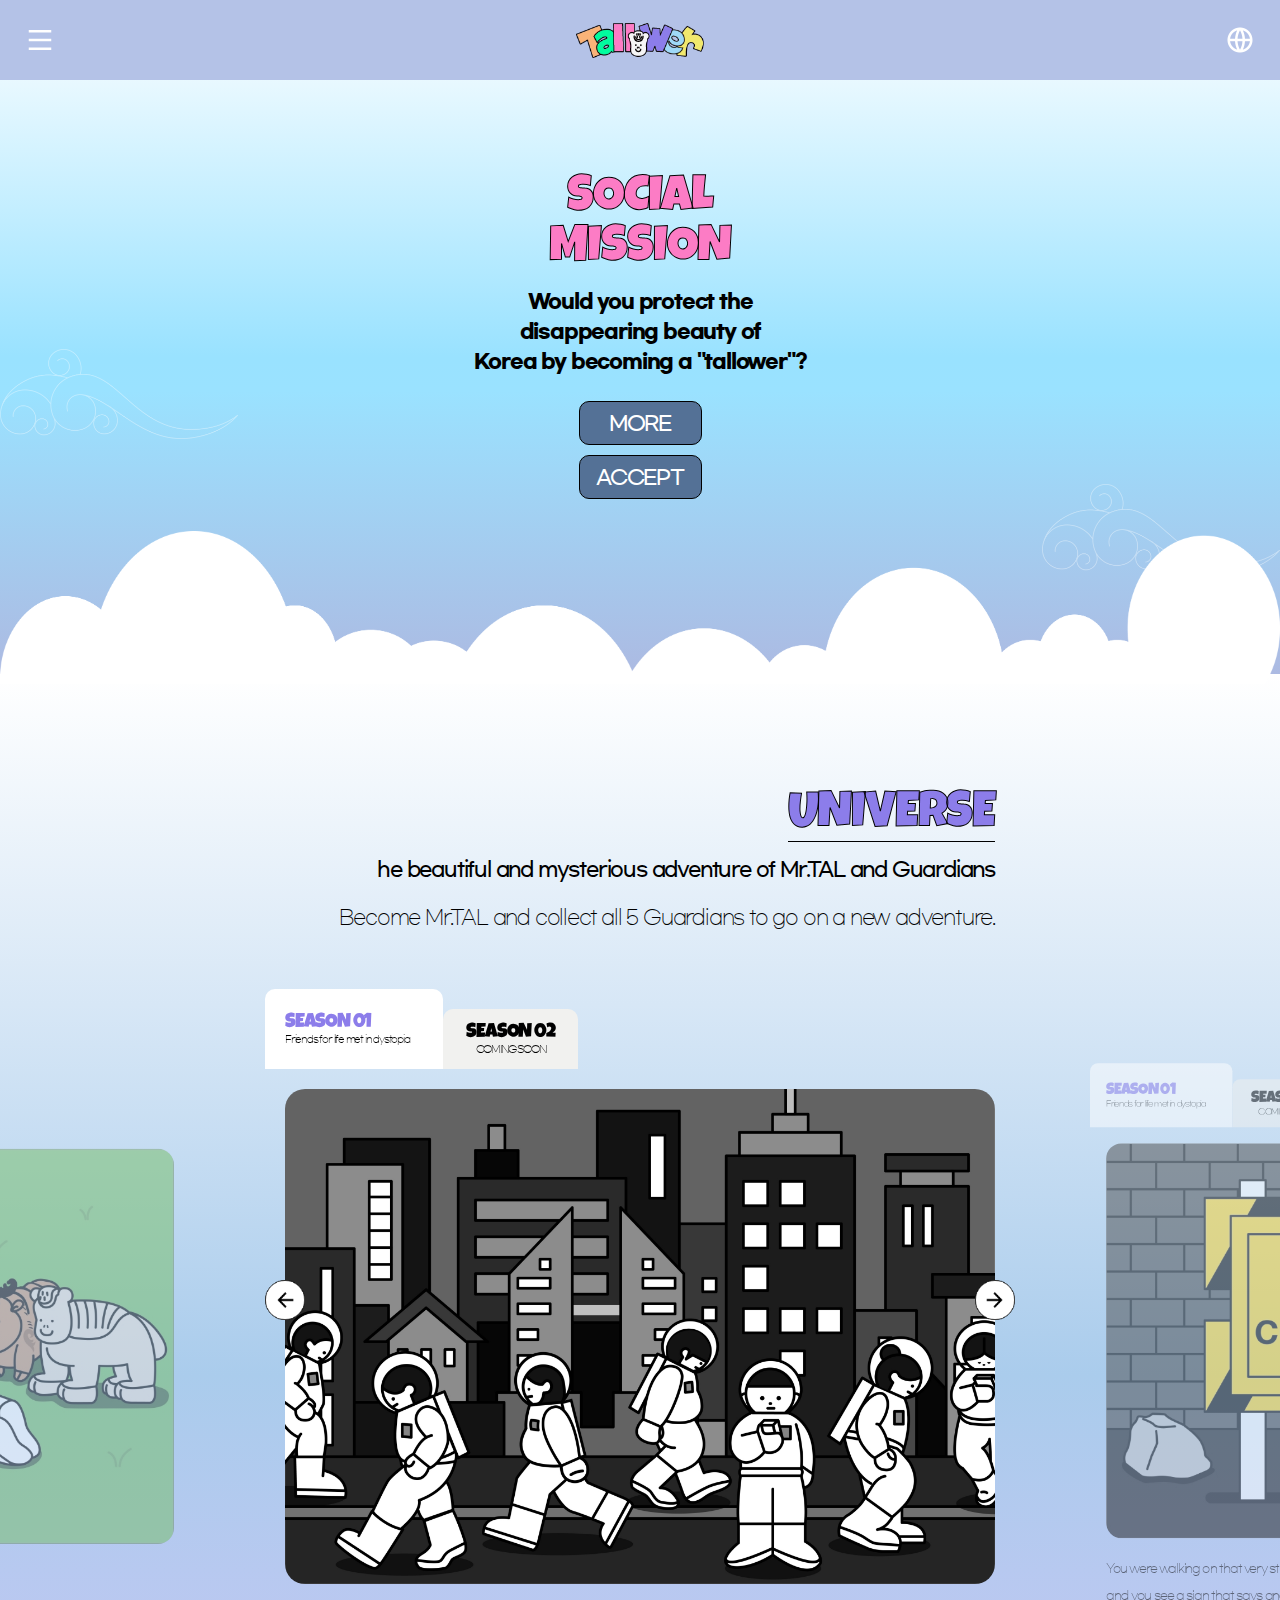
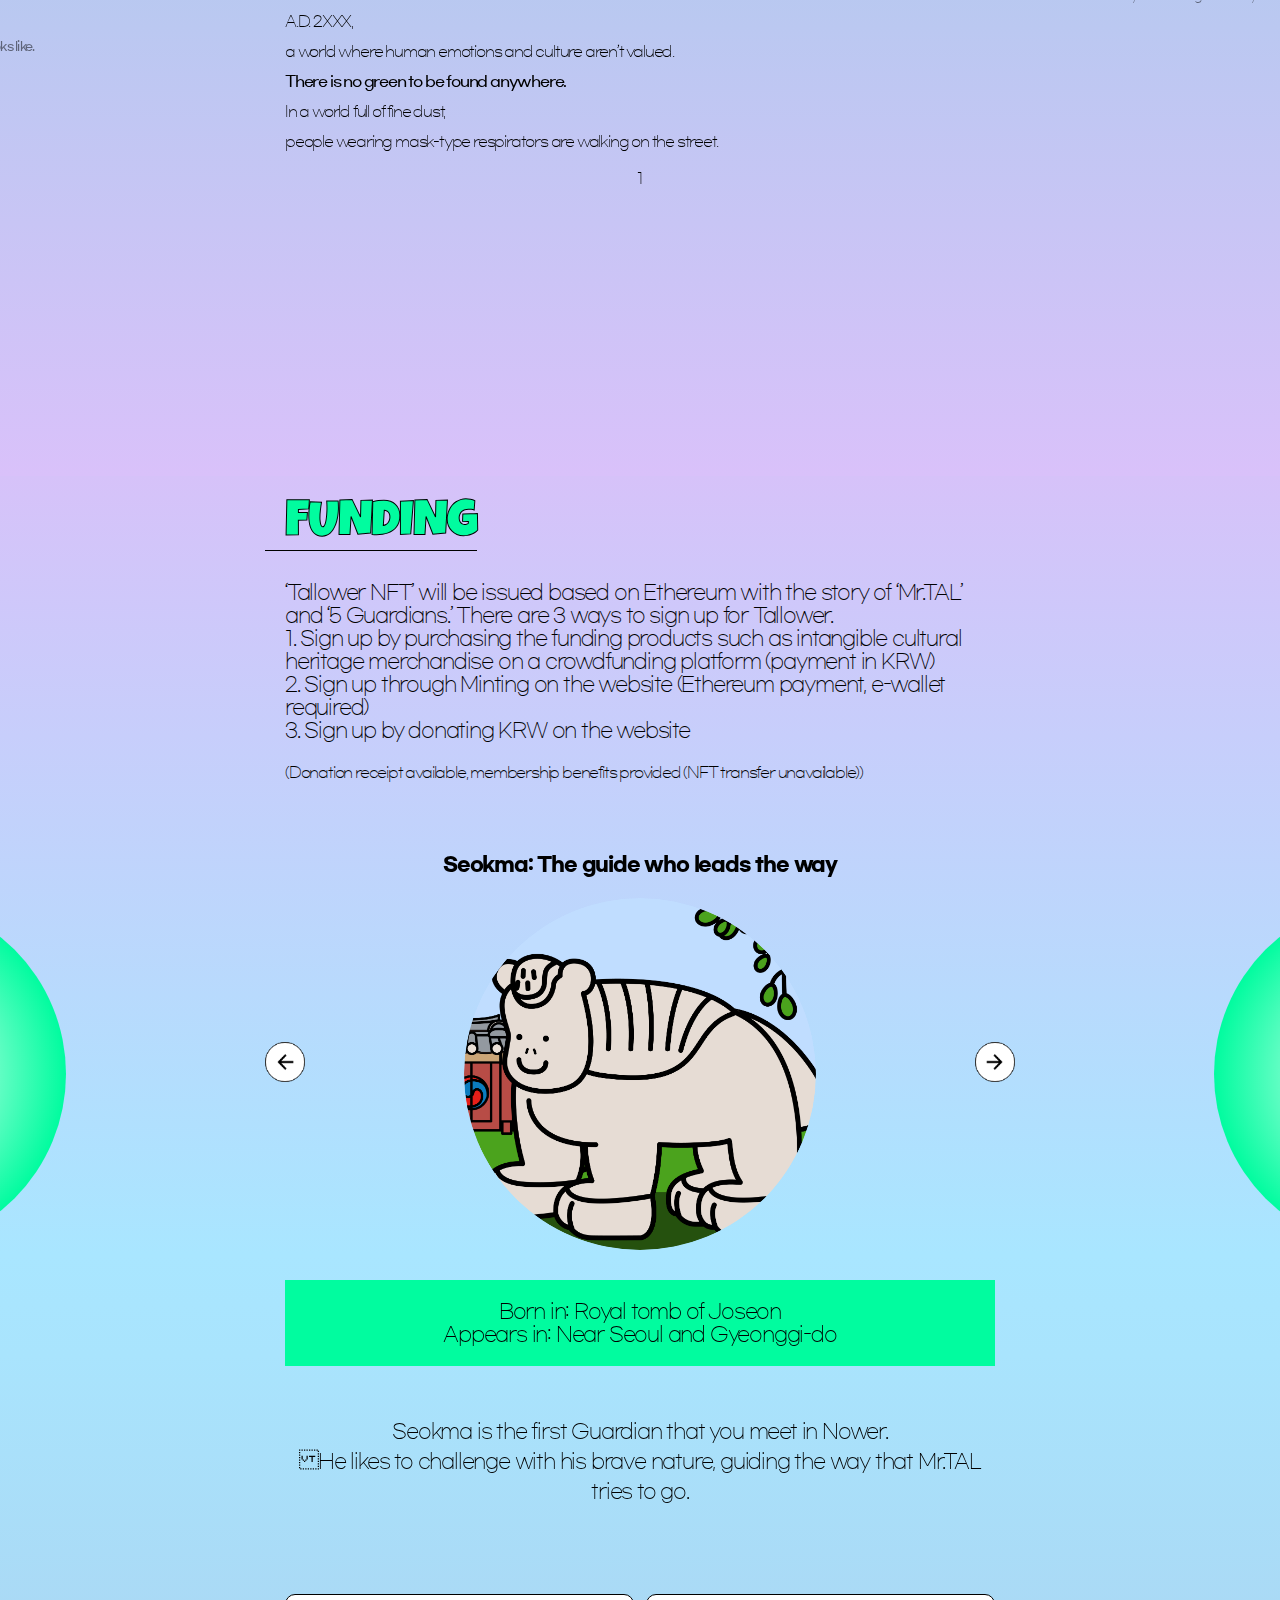
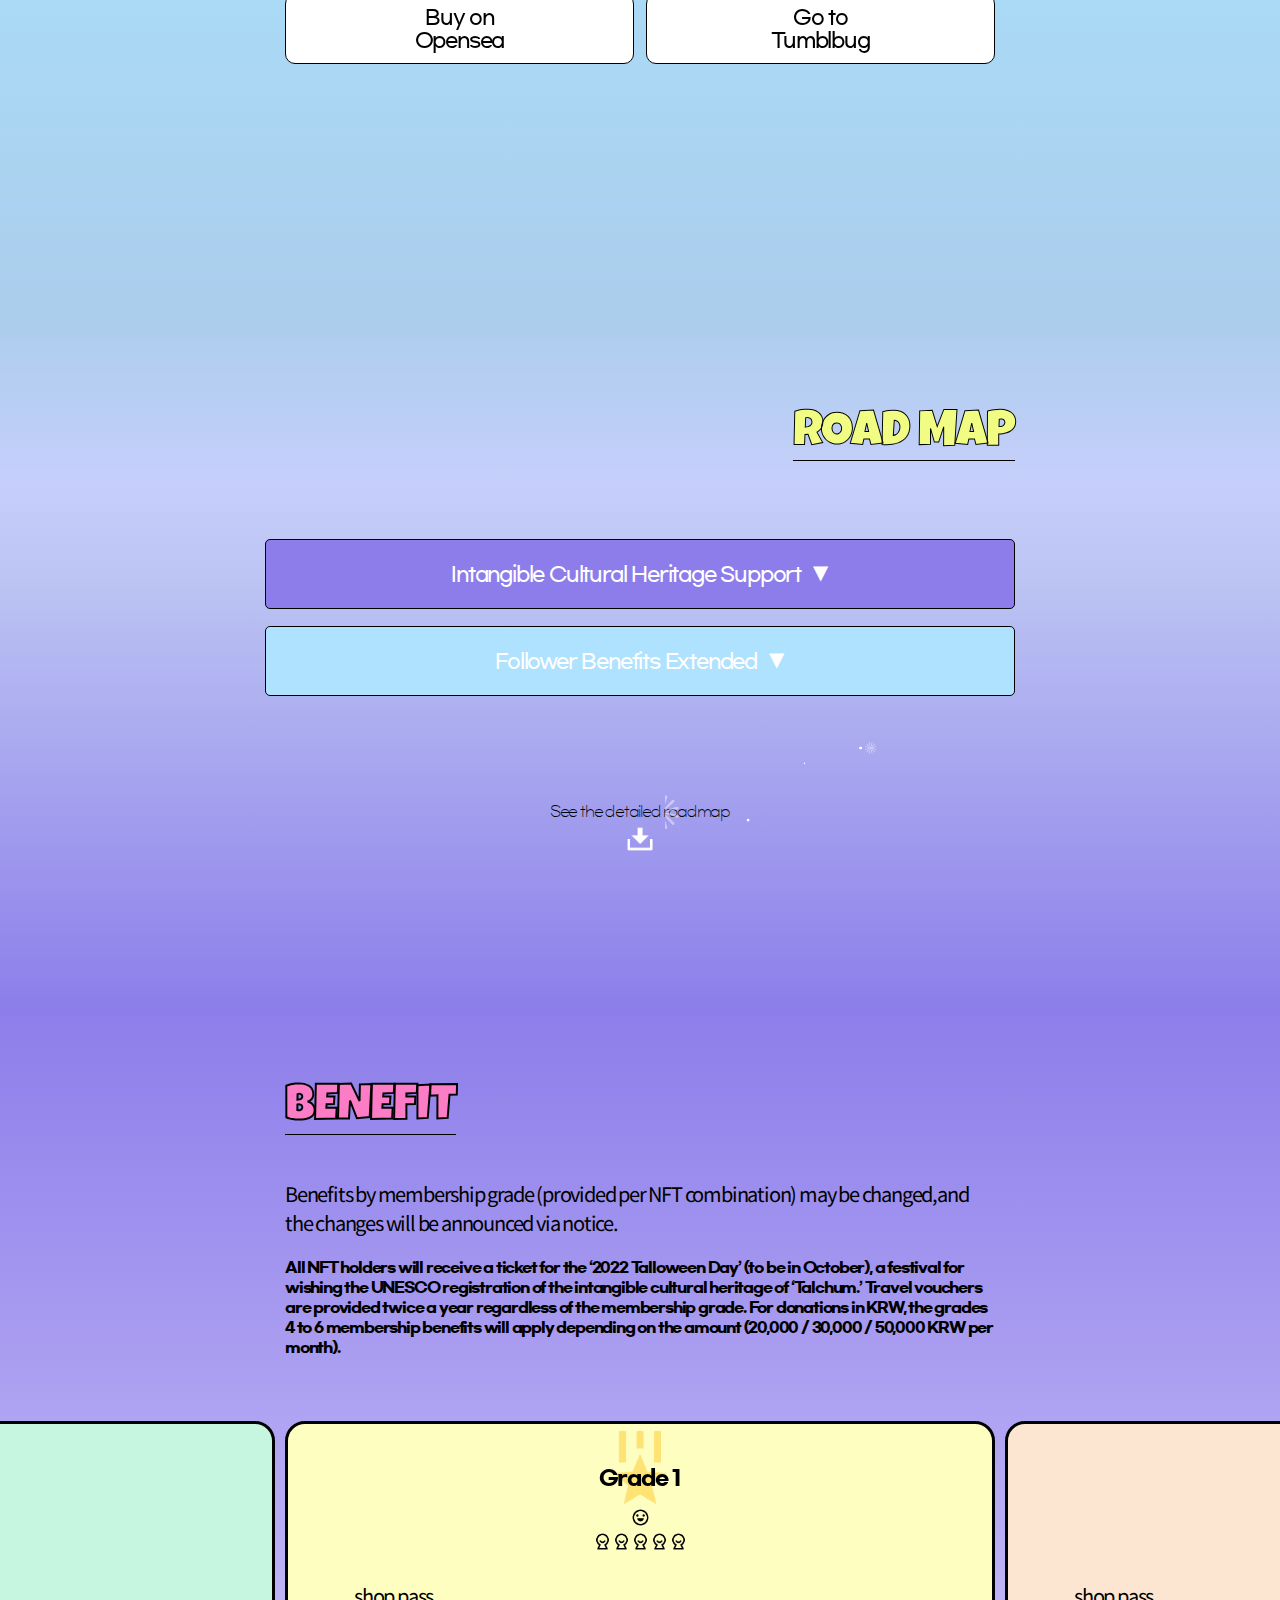
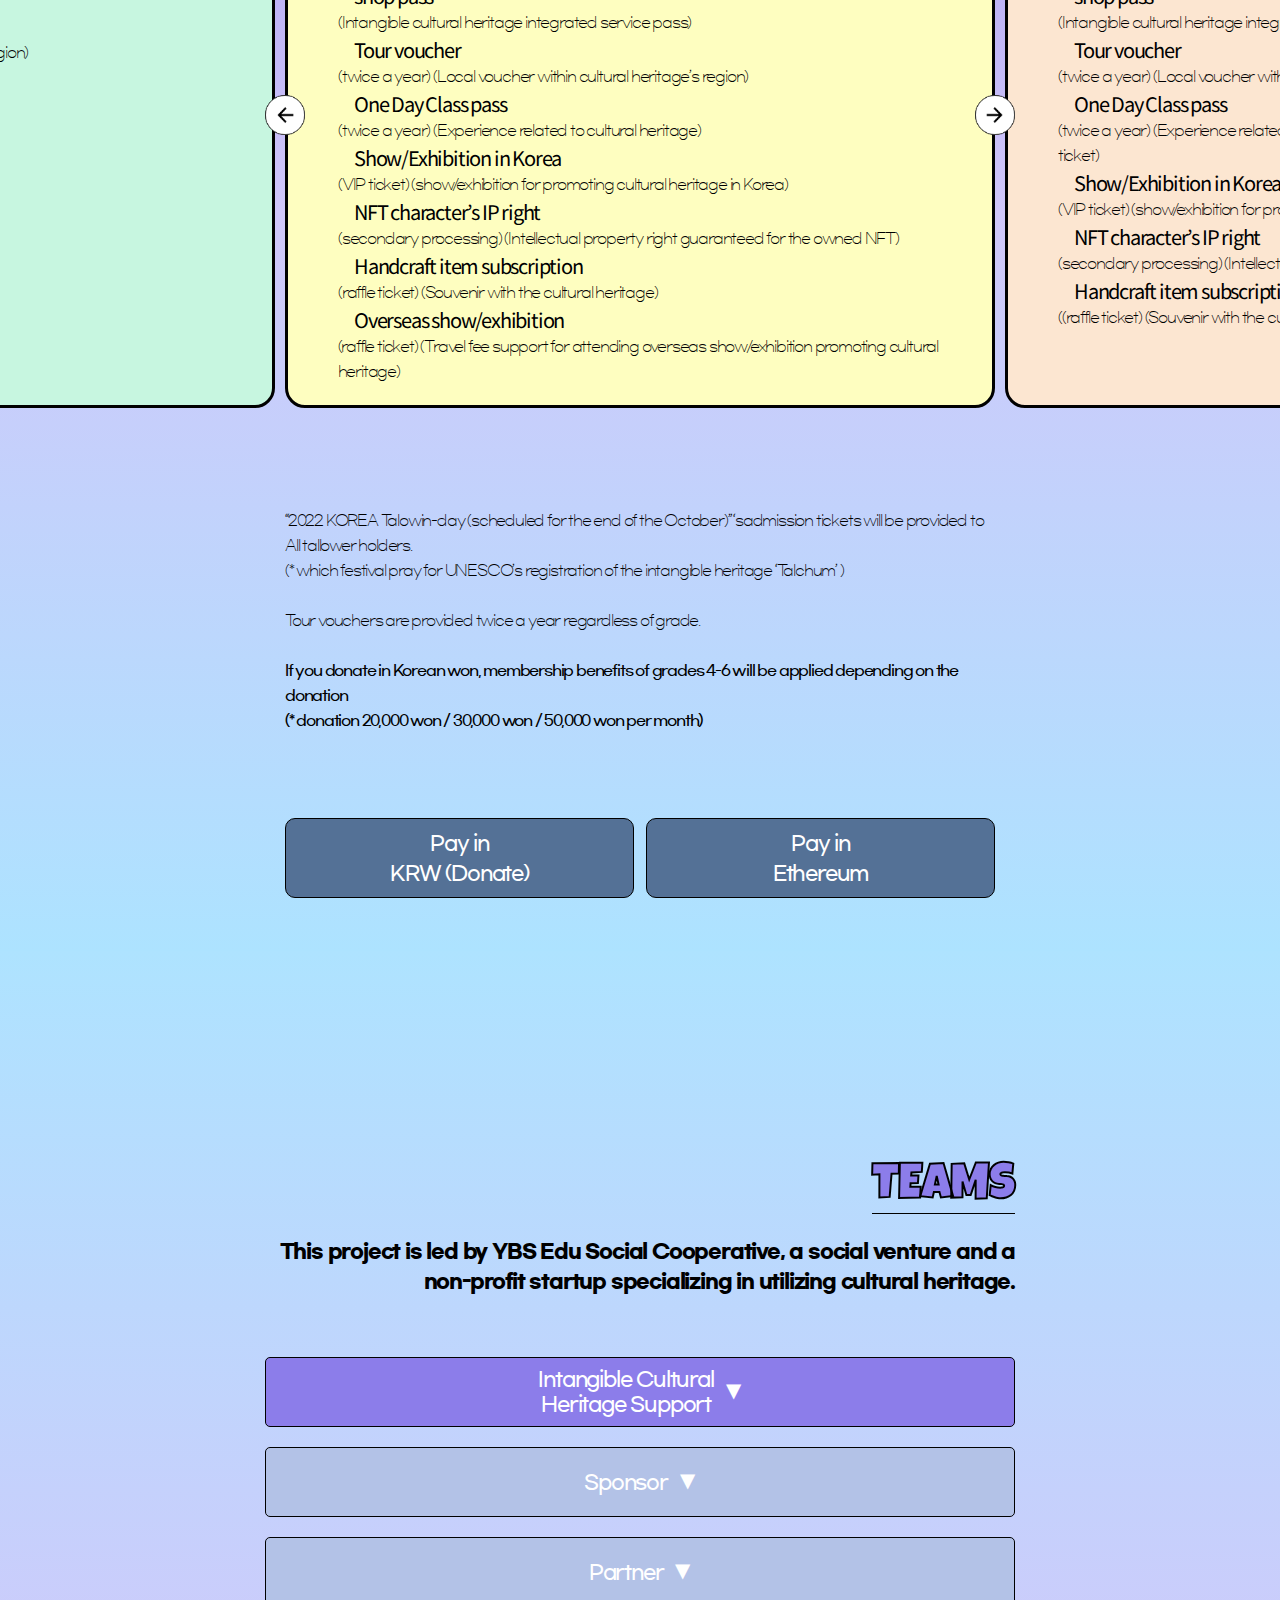
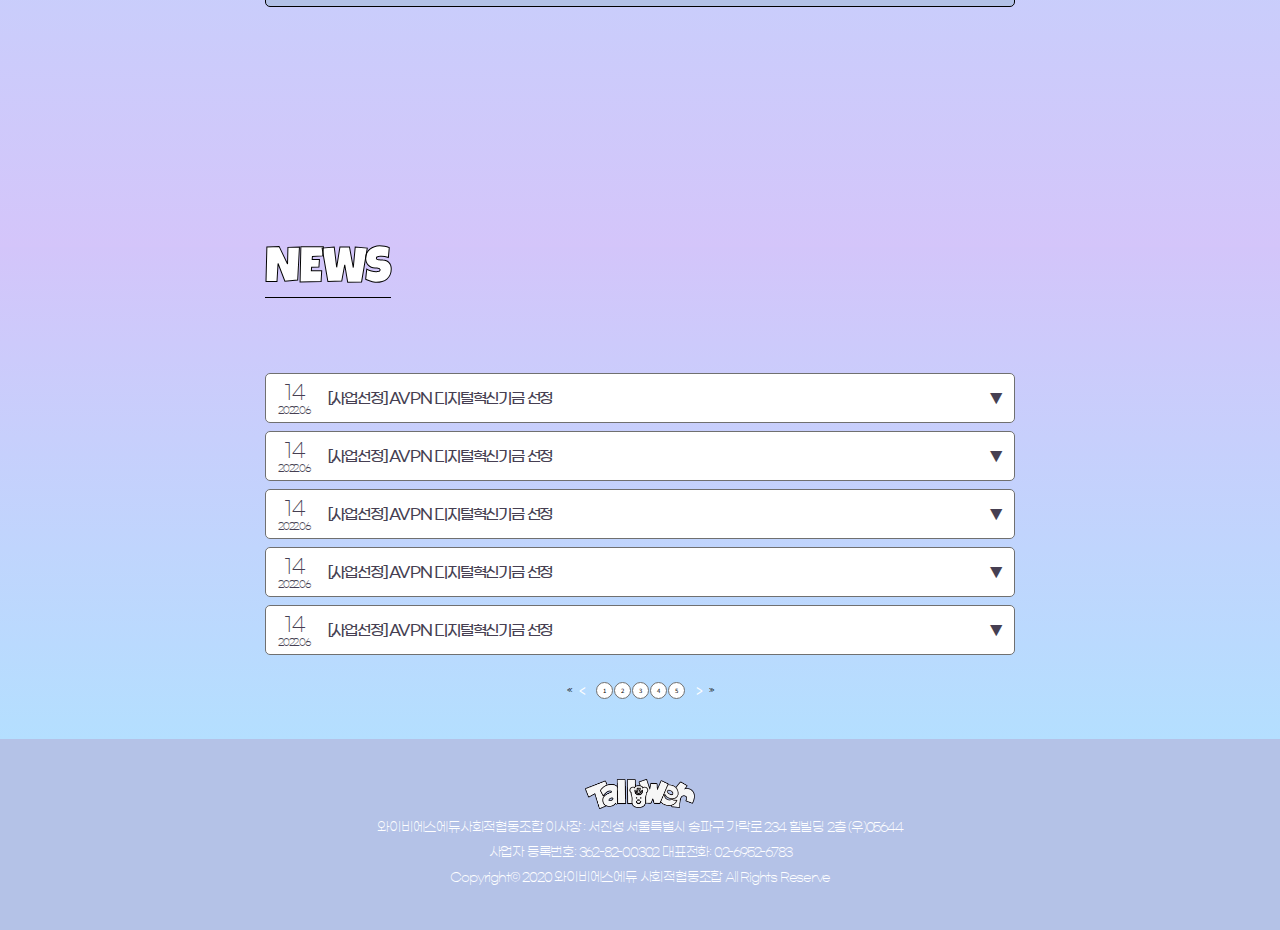
<file: eng/_index.html>
<!DOCTYPE html>
<html>
  <head>
    <title>Talllower</title>
    <meta http-equiv="Content-Type" content="text/html; charset=UTF-8">
    <meta name="viewport" content="width=device-width, initial-scale=1.0">
    <meta property="og:title" content="tallower"/>
    <meta property="og:description" content="tallower"/>
    <meta property="og:image" content="#"/>
    <meta property="twitter:title" content="tallower"/>
    <meta property="twitter:description" content="tallower"/>
    <meta property="twitter:image" content="#"/>
    <link rel="shortcut icon" type="image/x-icon" href="../favicon.ico" />
    <link rel="stylesheet" href="../resource/css/reset.css" />
    <link rel="stylesheet" href="../resource/css/index.css" />
    <link rel="stylesheet" href="../resource/css/mo_index.css" />
    <link rel="stylesheet" href="https://unpkg.com/swiper@8/swiper-bundle.min.css"/>
    <link rel="stylesheet" href="https://unpkg.com/aos@next/dist/aos.css" />
    <script src="../resource/lib/jquery-3.5.1-slim.js"></script>
    <script src="https://unpkg.com/swiper@8/swiper-bundle.min.js"></script>
    <script src="../resource/js/index.js"></script>
  </head>
  <body>
    <header class="pc">
      <div class="container">
        <a class="logo" onclick="moveToTop()">
          <img class="off" src="../resource/img/pc/header/header_logo.png" />
          <img class="on" src="../resource/img/pc/header/header_logo_on.png" />
        </a>
        <div class="menu">
          <p class="menu__item" id="socialMission">SOCIAL MISSION</p>
          <p class="menu__item" id="universe">UNIVERSE</p>
          <p class="menu__item" id="funding">FUNDING</p>
          <p class="menu__item" id="roadmap">ROADMAP</p>
          <p class="menu__item" id="benefits">BENEFITS</p>
          <p class="menu__item" id="teams">TEAMS</p>
          <p class="menu__item" id="news">NEWS</p>
          <p class="menu__item" id="shop">SHOP</p>
        </div>
        <div class="menu">
          <div class="sub">
            <p class="sub__item sns">SNS<span>▼</span></p>
            <p class="list">
              <a href="#discord">DISCORD</a>
              <a href="http://www.twitter.com/tallower2022" target="_blank">TWITER</a>
              <a href="http://www.instagram.com/tallower" target="_blank">INSTAGRAM</a>
            </p>
          </div>
          <div class="sub">
            <p class="sub__item global">
              <img src="../resource/img/pc/header/global-line.png" />
            </p>
            <p class="list">
              <a href="/">KOR</a>
              <a href="/eng/">ENG</a>
            </p>
          </div>
        </div>
      </div>
    </header>
    <header class="mo">
      <i class="menu"></i>
      <img src="../resource/img/pc/header/header_logo_on.png" onclick="moveToTop()" />
      <i class="lang"></i>
    </header>
    <section class="sidemenu">
      <p class="logo"><img src="../resource/img/mo/header/logo.png" /></p>
      <p class="menu luckiest" id="socialMissonMo">SOCIAL MISSION</p>
      <p class="menu luckiest" id="universeMo">UNIVERSE</p>
      <p class="menu luckiest" id="fundingMo">FUNDING</p>
      <p class="menu luckiest" id="roadmapMo">ROADMAP</p>
      <p class="menu luckiest" id="benefitsMo">BENEFITS</p>
      <p class="menu luckiest" id="teamsMo">TEAMS</p>
      <p class="menu luckiest" id="newsMo">NEWS</p>
      <p class="menu luckiest" id="shopMo">SHOP</p>
      <p class="link">
        <a class="blank">
          <img src="../resource/img/mo/menu/discord-line.png" />
          DISCORD
        </a>
      </p>
      <p class="link">
        <a href="http://www.twitter.com/tallower2022" target="_blank">
          <img src="../resource/img/mo/menu/twitter-line.png" />
          TWITTER
        </a>
      </p>
      <p class="link">
        <a href="../href="http://www.instagram.com/tallower" target="_blank">
          <img src="../resource/img/mo/menu/instagram-line.png" />
          INSTAGRAM
        </a>
      </p>
      <div class="close__button">
        <p>X Close Menu</p>
      </div>
    </section>
    <section class="langmenu">
      <div class="container">
        <div class="wrapper">
          <a href="/">KOR</a>
          <p class="line"></p>
          <a href="/eng/">ENG</a>
        </div>
        <img src="../resource/img/pc/social_mission/cloud.png" class="clude clude-1">
        <img src="../resource/img/pc/social_mission/cloud.png" class="clude clude-2">
        <img src="../resource/img/pc/social_mission/cloud_1.png" class="clude__bottom">
      </div>
    </section>
    <section class="moremission">
      <div class="container">
        <img class="moremission__close" src="../resource/img/mo/universe/arrow_01.png" onclick="toggleAcceptMoreMission()">
        <p class="mt">
          <strong>대한민국 무형문화유산의 ¼가</strong> 생활고 등 어려움으로 <strong>단절 위기</strong>에 처해 있다는 사실을 아시나요?<br>수백 년 동안 이어져 온 우리의 문화가 하루아침에 사라져 버릴 수도 있습니다.
        </p>
        <p>
          이러한 문제에 심각성을 느낀 저희는, 무형문화유산 보존 서포터즈<br><strong>‘탈로워(Tallower)’</strong>를 준비했습니다.
        </p>
        <p>
          ‘탈로워(Tallower)’란 한국의 <strong>전통문화</strong>를 상징하는 <strong>‘탈(TAL)’</strong>과 <strong>‘팔로워(Follower)’</strong>의 합성어로 Mr. TAL과 가디언즈 <strong>NFT를 보유한 홀더</strong>를 의미한답니다.
        </p>
        <p>‘탈로워’가 되어 무형문화유산 전승자 발굴, 보유단체의 해외공연 후원 등<br><strong>무형문화유산 보존 서포터즈가 되어주세요.</strong></p>
        <a class="accept">수락하기</a>
        <img src="../resource/img/pc/social_mission/cloud.png" class="clude clude-1">
        <img src="../resource/img/pc/social_mission/cloud.png" class="clude clude-2">
        <img src="../resource/img/pc/social_mission/cloud_1.png" class="clude__bottom">
      </div>
    </section>
    <section class="socialMission social__mission">
      <div class="maxwidth">
        <div class="container">
          <p class="title">SOCIAL MISSION</p>
          <p data-aos="fade-up" data-aos-duration="1000" class="content"><strong>Please protect the disappearing beauty of Korea! Did you know that a quarter of intangible cultural heritage in Korea is at risk of becoming extinct because of the reasons like hardships of life? </strong></p>
          <p data-aos="fade-up" data-aos-duration="1000" data-aos-delay="100" class="content mt">Korean culture of hundreds of years of history may disappear overnight.</p>
          <p data-aos="fade-up" data-aos-duration="1000" data-aos-delay="100" class="content">We realized the magnitude of the problem and created ‘Tallower,’ the intangible cultural heritage supporters.  </p>
          <p data-aos="fade-up" data-aos-duration="1000" data-aos-delay="100" class="content">‘Tallower’ is a compound word of ‘TAL,’ representing traditional Korean culture, and ‘Follower.’ </p>
          <p data-aos="fade-up" data-aos-duration="1000" data-aos-delay="200" class="content mt">It refers to an NFT holder who owns Mr.TAL and Guardians NFTs.</p>
          <p data-aos="fade-up" data-aos-duration="1000" data-aos-delay="200" class="content">Become a ‘Tallower’ and support the protection of </p>
          <p data-aos="fade-up" data-aos-duration="1000" data-aos-delay="200" class="content">intangible cultural heritages by discovering their successors and </p>
          <p data-aos="fade-up" data-aos-duration="1000" data-aos-delay="200" class="content">sponsoring their overseas performances.</p>
          <p data-aos="fade-up" data-aos-duration="1000" data-aos-delay="300" class="accept">
            ACCEPT
          </p>
        </div>
        <img data-aos="fade-left" data-aos-duration="2000" data-aos-delay="200" src="../resource/img/pc/social_mission/cloud.png" class="clude clude-1">
        <img data-aos="fade-left" data-aos-duration="2000" data-aos-delay="400" src="../resource/img/pc/social_mission/cloud.png" class="clude clude-2">
        <img  src="../resource/img/pc/social_mission/cloud_1.png" class="clude__bottom">
      </section>
      <section class="social__mission__mo socialMissonMo">
        <div class="container">
          <p class="title">SOCIAL<br>MISSION</p>
          <p class="content">
            Would you protect the<br>
            disappearing beauty of<br>
            Korea by becoming a "tallower"?
          </p>
          <div class="buttons">
            <p onclick="toggleAcceptMoreMission()">MORE</p>
            <p onclick="moveToUniverseMo()">ACCEPT</p>
          </div>
        </div>
        <img src="../resource/img/pc/social_mission/cloud.png" class="clude clude-1">
        <img src="../resource/img/pc/social_mission/cloud.png" class="clude clude-2">
        <img src="../resource/img/pc/social_mission/cloud_1.png" class="clude__bottom">
      </div>
    </section>
    <section class="universe">
      <div class="maxwidth">
        <div class="title">
          <div class="underline">
            <p class="luckiest hover-rotate">
              UNIVERSE
            </p>
          </div>
        </div>
        <p class="content">The beautiful and mysterious adventure of Mr.TAL and Guardians  </p>
        <div class="subcontent">Become Mr.TAL and collect all 5 Guardians to go on a new adventure. </div>
        <div class="carton">
          <div class="tab">
            <p class="season1 on">
              <strong class="luckiest">SEASON 01</strong>
              <span>Friends for life met in dystopia </span>
            </p>
            <p class="season2">
              <strong class="luckiest">SEASON 02</strong>
              <span>COMING SOON</span>
            </p>
          </div>
          <div class="carton-left">
            <p id="cartonSeason" class="luckiest">SEASON 01</p>
            <p id="cartonIntro">A lifelong friend<br>I met in dystopia</p>
          </div>
          <div class="swiper-background">
            <div class="swiper-container">
              <div class="swiper-wrapper">
                <div class="swiper-slide">
                  <div class="container yellow">
                    <img src="../resource/img/pc/universe/u_img_1.jpg">
                    <div class="text">A.D. 2XXX,<br> a world where human emotions and culture aren’t valued.<br><strong>There is no green to be found anywhere.</strong><br>In a world full of fine dust,<br>people wearing mask-type respirators are walking on the street</div>
                    <p class="page">1</p>
                  </div>
                </div>
                <div class="swiper-slide">
                  <div class="container orange">
                    <img src="../resource/img/pc/universe/u_img_2.jpg">
                    <div class="text">
                      <div class="text">You were walking on that very street to return home,<br>and you see a sign that says<strong> <Under Construction></strong> and make a detour.</div>
                    </div>
                    <p class="page">2</p>
                  </div>
                </div>
                <div class="swiper-slide">
                  <div class="container blue">
                    <img src="../resource/img/pc/universe/u_img_3.jpg">
                    <div class="text"><strong>“Oh, no! I’m falling!!”</strong><br>You make a wrong step in the dark.<br>You fall into a hole before you even realize what’s happening.</div>
                    <p class="page">3</p>
                  </div>
                </div>
                <div class="swiper-slide">
                  <div class="container lightblue">
                    <img src="../resource/img/pc/universe/u_img_4.jpg">
                    <div class="text">You crash onto the ground.<br>The pain only lasts for a moment, and your heart beats fast from curiosity and fear.<br>You take a glimpse inside the cave where light is pouring out, and you can’t believe your own eyes.<br><strong>There is a horse,</strong><br><strong>standing in the midst of green nature.</strong><br><strong>It’s ‘Seokma.’</strong></div>
                    <p class="page">4</p>
                  </div>
                </div>
                <div class="swiper-slide">
                  <div class="container pink">
                    <img src="../resource/img/pc/universe/u_img_5.jpg">
                    <div class="text">Seokma gives you a bead, and blinding light comes out of it once you shine the bead under the sunlight.<br>You open your eyes later to see a round face in front of you. <br><strong>It’s a cute face full of curiosity.</strong><br><strong>It’s ‘Jinmyosu.’</strong></div>
                    <p class="page">5</p>
                  </div>
                </div>
                <div class="swiper-slide">
                  <div class="container green">
                    <img src="../resource/img/pc/universe/u_img_6.jpg">
                    <div class="text">You arrive at a spring with your tired body.<br>There, Seokma and Jinmyosu present you with a box.<br>You open the box, and there is a ‘TAL’ inside.<br> You wear the TAL and look into the spring.<br><strong>You like how your new ‘self’ looks like.</strong></div>
                    <p class="page">6</p>
                  </div>
                </div>
              </div>
            </div>
            <i class="button prev"></i>
            <i class="button next"></i>
            <div class="swiper-scrollbar"></div>
          </div>
        </div>
      </div>
    </section>
    <section class="universe__mo universeMo">
      <div class="maxwidth">
        <div class="title">
          <div class="underline">
            <p class="luckiest hover-rotate">
              UNIVERSE
            </p>
          </div>
        </div>
        <p class="content">he beautiful and mysterious adventure of Mr.TAL and Guardians </p>
        <div class="subcontent">Become Mr.TAL and collect all 5 Guardians to go on a new adventure.  </div>
        <div class="carton">
          <div class="swiper-wrapper">
            <div class="swiper-slide">
              <div class="tab">
                <p class="season1 on">
                  <strong class="luckiest">SEASON 01</strong>
                  <span>Friends for life met in dystopia </span>
                </p>
                <p class="season2">
                  <strong class="luckiest">SEASON 02</strong>
                  <span>COMING SOON</span>
                </p>
              </div>
              <div class="container">
                <img src="../resource/img/pc/universe/u_img_1.jpg">
                <div class="text">
                  A.D. 2XXX, <br>a world where human emotions and culture aren’t valued.<br><strong>There is no green to be found anywhere.</strong><br>In a world full of fine dust,<br>people wearing mask-type respirators are walking on the street.
                </div>
                <p class="page">1</p>
              </div>
            </div>
            <div class="swiper-slide">
              <div class="tab">
                <p class="season1 on">
                  <strong class="luckiest">SEASON 01</strong>
                  <span>Friends for life met in dystopia </span>
                </p>
                <p class="season2">
                  <strong class="luckiest">SEASON 02</strong>
                  <span>COMING SOON</span>
                </p>
              </div>
              <div class="container">
                <img src="../resource/img/pc/universe/u_img_2.jpg">
                <div class="text">
                  You were walking on that very street to return home,<br>and you see a sign that says <strong><Under Construction></strong> and make a detour.
                </div>
                <p class="page">2</p>
              </div>
            </div>
            <div class="swiper-slide">
              <div class="tab">
                <p class="season1 on">
                  <strong class="luckiest">SEASON 01</strong>
                  <span>A Friends for life met in dystopia </span>
                </p>
                <p class="season2">
                  <strong class="luckiest">SEASON 02</strong>
                  <span>COMING SOON</span>
                </p>
              </div>
              <div class="container">
                <img src="../resource/img/pc/universe/u_img_3.jpg">
                <div class="text">
                  <strong> “Oh, no! I’m falling!!” </strong><br>You make a wrong step in the dark.<br>You fall into a hole before you even realize what’s happening.
                </div>
                <p class="page">3</p>
              </div>
            </div>
            <div class="swiper-slide">
              <div class="tab">
                <p class="season1 on">
                  <strong class="luckiest">SEASON 01</strong>
                  <span>A Friends for life met in dystopia</span>
                </p>
                <p class="season2">
                  <strong class="luckiest">SEASON 02</strong>
                  <span>COMING SOON</span>
                </p>
              </div>
              <div class="container">
                <img src="../resource/img/pc/universe/u_img_4.jpg">
                <div class="text">
                  You crash onto the ground.<br>The pain only lasts for a moment, and your heart beats fast from curiosity and fear.<br>You take a glimpse inside the cave where light is pouring out,<br> and you can’t believe your own eyes. <br><strong>There is a horse,</strong><br><strong>standing in the midst of green nature.</strong><br><strong>It’s ‘Seokma.’</strong>
                </div>
                <p class="page">4</p>
              </div>
            </div>
            <div class="swiper-slide">
              <div class="tab">
                <p class="season1 on">
                  <strong class="luckiest">SEASON 01</strong>
                  <span>A Friends for life met in dystopia</span>
                </p>
                <p class="season2">
                  <strong class="luckiest">SEASON 02</strong>
                  <span>COMING SOON</span>
                </p>
              </div>
              <div class="container">
                <img src="../resource/img/pc/universe/u_img_5.jpg">
                <div class="text">
                  Seokma gives you a bead, and blinding light comes out of it once you shine the bead under the sunlight.<br>You open your eyes later to see a round face in front of you. <br><strong>It’s a cute face full of curiosity.</strong><br><strong>It’s ‘Jinmyosu.’</strong>
                </div>
                <p class="page">5</p>
              </div>
            </div>
            <div class="swiper-slide">
              <div class="tab">
                <p class="season1 on">
                  <strong class="luckiest">SEASON 01</strong>
                  <span>A Friends for life met in dystopia</span>
                </p>
                <p class="season2">
                  <strong class="luckiest">SEASON 02</strong>
                  <span>COMING SOON</span>
                </p>
              </div>
              <div class="container">
                <img src="../resource/img/pc/universe/u_img_6.jpg">
                <div class="text">
                  You arrive at a spring with your tired body.<br>There, Seokma and Jinmyosu present you with a box.<br>You open the box, and there is a ‘TAL’ inside. <br>You wear the TAL and look into the spring. <strong>You like how your new ‘self’ looks like.</strong> 
                </div>
                <p class="page">6</p>
              </div>
            </div>
          </div>
          <i class="button prev"></i>
          <i class="button next"></i>
        </div>
      </div>
    </section>
    <section class="funding">
      <div class="maxwidth">
        <div class="title">
          <div class="underline">
            <p class="luckiest hover-rotate">
              FUNDING
            </p>
          </div>
        </div>
        <p class="content">
          ‘Tallower NFT’ will be issued based on Ethereum with the story of ‘Mr.TAL’ and ‘5 Guardians.’ There are 3 ways to sign up for Tallower.<br>
          1. Sign up by purchasing the funding products such as intangible cultural heritage merchandise on a crowdfunding platform (payment in KRW) <br>
          2. Sign up through Minting on the website (Ethereum payment, e-wallet required)<br>
	 	  3. Sign up by donating KRW on the website	<br> 			  
         
        </p>
        <p class="subcontent">
          (Donation receipt available, membership benefits provided (NFT transfer unavailable))
        </p>
        <div class="swiper-container">
          <div class="left-swiper">
            <div class="swiper-wrapper">
              <div class="swiper-slide">
                <p class="swiper__title">Seokma: The guide who leads the way</p>
                <p class="swiper__content">Seokma is the first Guardian that you meet in Nower.<br>
                 He likes to challenge with his brave nature, guiding the way that Mr.TAL tries to go. </p>
				<div class="info">Born in: Royal tomb of Joseon<br>Appears in: Near Seoul and Gyeonggi-do</div>
                <div class="swiper__buttons">
                  <a>Buy on<br>Opensea</a>
                  <a href=https://tumblbug.com/1stmrtal?ref=%EB%A9%94%EC%9D%B8%2F%EC%B5%9C%EA%B7%BC target="_blank">Go to<br>Tumblbug</a>
                </div>
              </div>
              <div class="swiper-slide">
									   
                <p class="swiper__title ">?</p>
				<p class="swiper__content">?<br>
                <div class="info">Born in: ?<br>Appears in: ?</div>
                <div class="swiper__buttons">
                  <a>Buy on<br>Opensea</a>
                  <a href="https://tumblbug.com/1stmrtal?ref=%EB%A9%94%EC%9D%B8%2F%EC%B5%9C%EA%B7%BC"target="_blank">Go to<br>Tumblbug</a>
                </div>
              </div>
              <div class="swiper-slide">
									   
                <p class="swiper__title ">?</p>
				<p class="swiper__content">?<br>
                <div class="info">Born in: ?<br>Appears in: ?</div>
                <div class="swiper__buttons">
                  <a>Buy on<br>Opensea</a>
                  <a href="https://tumblbug.com/1stmrtal?ref=%EB%A9%94%EC%9D%B8%2F%EC%B5%9C%EA%B7%BC"target="_blank">Go to<br>Tumblbug</a>
                </div>
              </div>
              <div class="swiper-slide"> 
									   
                 <p class="swiper__title ">?</p>
				<p class="swiper__content">?<br>
                <div class="info">Born in: ?<br>Appears in: ?</div>
                <div class="swiper__buttons">
                  <a>Buy on<br>Opensea</a>
                  <a href="https://tumblbug.com/1stmrtal?ref=%EB%A9%94%EC%9D%B8%2F%EC%B5%9C%EA%B7%BC"target="_blank">Go to<br>Tumblbug</a>
                </div>
              </div>
              <div class="swiper-slide">
									   
                <p class="swiper__title ">?</p>
				<p class="swiper__content">?<br>
                <div class="info">Born in: ?<br>Appears in: ?</div>
                <div class="swiper__buttons">
                  <a>Buy on<br>Opensea</a>
                  <a href="https://tumblbug.com/1stmrtal?ref=%EB%A9%94%EC%9D%B8%2F%EC%B5%9C%EA%B7%BC"target="_blank">Go to<br>Tumblbug</a>
                </div>
              </div>
              <div class="swiper-slide">
									   
                <p class="swiper__title">?</p>
                <p class="swiper__content">?<br>
                <div class="info">Born in: ?<br>Appears in: ?</div>
                <div class="swiper__buttons">
                  <a>Buy on<br>Opensea</a>
                  <a href="https://tumblbug.com/1stmrtal?ref=%EB%A9%94%EC%9D%B8%2F%EC%B5%9C%EA%B7%BC"target="_blank">Go to<br>Tumblbug</a>
                </div>
              </div>
            </div>
          </div>
          <div class="image__container">
            <img src="../resource/img/pc/funding/seokma.png" class="circle-image slide-circle" id="0">
            <p class="circle-image slide-circle luckiest" id="1">?</p>
            <p class="circle-image slide-circle luckiest" id="2">?</p>
            <p class="circle-image slide-circle luckiest" id="3">?</p>
            <p class="circle-image slide-circle luckiest" id="4">?</p>
            <p class="center-image slide-circle luckiest" id="5">?</p>
          </div>
        </div>
      </div>
    </section>
    <section class="funding__mo fundingMo">
      <div class="maxwidth">
        <div class="title">
          <div class="underline">
            <p class="luckiest hover-rotate">
              FUNDING
            </p>
          </div>
        </div>
        <p class="content">
         ‘Tallower NFT’ will be issued based on Ethereum with the story of ‘Mr.TAL’ and ‘5 Guardians.’ There are 3 ways to sign up for Tallower.<br>
          1. Sign up by purchasing the funding products such as intangible cultural heritage merchandise on a crowdfunding platform (payment in KRW) <br>
          2. Sign up through Minting on the website (Ethereum payment, e-wallet required)<br>
          3. Sign up by donating KRW on the website
        </p>
        <p class="subcontent">
          (Donation receipt available, membership benefits provided (NFT transfer unavailable))
        </p>
        <div class="swiper-container">
          <div class="swiper-wrapper">
            <div class="swiper-slide">
              <p class="swiper__title">Seokma: The guide who leads the way </p>
              <img src="../resource/img/pc/funding/guardian_seokma.png" alt="">
              <div class="box__container"><p class="box">Born in: Royal tomb of Joseon<br>Appears in: Near Seoul and Gyeonggi-do </p></div>
              <p class="swiper__content">Seokma is the first Guardian that you meet in Nower.<br>
                He likes to challenge with his brave nature, guiding the way that Mr.TAL tries to go. </p>
              <div class="swiper__buttons">
                <a>Buy on<br>Opensea</a>
                <a href="https://tumblbug.com/1stmrtal?ref=%EB%A9%94%EC%9D%B8%2F%EC%B5%9C%EA%B7%BC"target="_blank">Go to<br>Tumblbug</a>
              </div>
            </div>
            <div class="swiper-slide">
              <p class="swiper__title hidden">The guide on the way</p>
              <div class="noimage luckiest">?</div>
              <div class="box__container hidden"><p class="box">Seokma<br>Tomb of the Joseon Dynasty<br>Seoul and Gyeonggi Province</p></div>
              <p class="swiper__content hidden">The “Seokma” is the <strong>first Guardian</strong> to meet in Nower.<br>
                He likes challenges and has a brave personality “Seokma” show you the way “Mr. TAL” wants to go.</p>
              <div class="swiper__buttons hidden">
                <a>Buy on<br>Opensea</a>
                <a>Go to<br>Tumblbug</a>
              </div>
            </div>
            <div class="swiper-slide">
              <p class="swiper__title hidden">The guide on the way</p>
              <div class="noimage luckiest">?</div>
              <div class="box__container hidden"><p class="box">Seokma<br>Tomb of the Joseon Dynasty<br>Seoul and Gyeonggi Province</p></div>
              <p class="swiper__content hidden">The “Seokma” is the <strong>first Guardian</strong> to meet in Nower.<br>
                He likes challenges and has a brave personality “Seokma” show you the way “Mr. TAL” wants to go.</p>
              <div class="swiper__buttons hidden">
                <a>Buy on<br>Opensea</a>
                <a>Go to<br>Tumblbug</a>
              </div>
            </div>
            <div class="swiper-slide">
              <p class="swiper__title hidden">The guide on the way</p>
              <div class="noimage luckiest">?</div>
              <div class="box__container hidden"><p class="box">Seokma<br>Tomb of the Joseon Dynasty<br>Seoul and Gyeonggi Province</p></div>
              <p class="swiper__content hidden">The “Seokma” is the <strong>first Guardian</strong> to meet in Nower.<br>
                He likes challenges and has a brave personality “Seokma” show you the way “Mr. TAL” wants to go.</p>
              <div class="swiper__buttons hidden">
                <a>Buy on<br>Opensea</a>
                <a>Go to<br>Tumblbug</a>
              </div>
            </div>
            <div class="swiper-slide">
              <p class="swiper__title hidden">The guide on the way</p>
              <div class="noimage luckiest">?</div>
              <div class="box__container hidden"><p class="box">Seokma<br>Tomb of the Joseon Dynasty<br>Seoul and Gyeonggi Province</p></div>
              <p class="swiper__content hidden">The “Seokma” is the <strong>first Guardian</strong> to meet in Nower.<br>
                He likes challenges and has a brave personality “Seokma” show you the way “Mr. TAL” wants to go.</p>
              <div class="swiper__buttons hidden">
                <a>Buy on<br>Opensea</a>
                <a>Go to<br>Tumblbug</a>
              </div>
            </div>
            <div class="swiper-slide">
              <p class="swiper__title hidden">The guide on the way</p>
              <div class="noimage luckiest">?</div>
              <div class="box__container hidden"><p class="box">Seokma<br>Tomb of the Joseon Dynasty<br>Seoul and Gyeonggi Province</p></div>
              <p class="swiper__content hidden">The “Seokma” is the <strong>first Guardian</strong> to meet in Nower.<br>
                He likes challenges and has a brave personality “Seokma” show you the way “Mr. TAL” wants to go.</p>
              <div class="swiper__buttons hidden">
                <a>Buy on<br>Opensea</a>
                <a>Go to<br>Tumblbug</a>
              </div>
            </div>
          </div>
          <i class="button prev"></i>
          <i class="button next"></i>
        </div>
      </div>
    </section>
    <section class="roadmap">
      <div class="maxwidth">
        <div class="title">
          <div class="underline">
            <p class="luckiest hover-rotate">
              ROAD MAP
            </p>
          </div>
        </div>
        <div class="content">
          <img class="background" src="../resource/img/pc/roadmap/r_bg_1.png">
          <div class="row">
            <p class="item color purple">Intangible Cultural Heritage Support</p>
            <div class="item basic">
              <p class="title">Annual operating expenses support of the preservation society</p>
              <p class="subtitle">20 groups</p>
            </div>
            <div class="item basic">
              <p class="title">Digital transition training (online store and promotion, etc.) for the members of the preservation society</p>
              <p class="subtitle">100 groups</p>
            </div>
            <div class="item basic">
              <p class="title">Scholarship support for intangible cultural heritage successors</p>
              <p class="subtitle">30 people</p>
            </div>
            <div class="item basic">
              <p class="title">Production support for Domestic/International show/exhibition that preservation society can participate in</p>
              <p class="subtitle">5 times a year</p>
            </div>
            <div class="item basic">
              <p class="title">Produce and air a series on intangible cultural heritage in collaboration with a global OTT platform</p>
              <p class="subtitle">Collaborate with a big overseas OTT platform </p> 
            </div> 
          </div>
          <div class="row">
            <p class="item color blue">Follower Benefits Extended</p>
            <div class="item basic">
              <p class="title">Offline events e.g. pop-up stores in collaboration with distribution corporations</p>
              <!-- <p class="subtitle">5 times a year</p> --></a>
            </div>
            <div class="item basic">
              <p class="title">Extended benefits through collaboration with other NFTs</p>
             <!-- <p class="subtitle">Season 2 will be released</p> -->
            </div>
            <div class="item basic">
              <p class="title">Intangible cultural heritage integrated service (SHOP) open</p>
            </div>
            <p class="download">
              <a class="container">
                See the detailed roadmap
              </a>
            </p>
          </div>
        </div>
      </div>
    </section>
    <section class="roadmap__mo roadmapMo">
      <div class="maxwidth">
        <div class="title">
          <div class="underline">
            <p class="luckiest hover-rotate">
              ROAD MAP
            </p>
          </div>
        </div>
        <div class="content">
          <img class="background" src="../resource/img/pc/roadmap/r_bg_1.png">
          <p class="item color purple">
            <span>Intangible Cultural Heritage Support</span>
            <span>▼</span>
          </p>
          <div class="row">
            <div class="item basic">
              <p class="title">Annual operating expenses support of the preservation society</p>
              <p class="subtitle">20 groups</p>
            </div>
            <div class="item basic">
              <p class="title">Digital transition training (online store and promotion, etc.)for the members of the preservation society</p>
              <p class="subtitle">100 groups</p>
            </div>
            <div class="item basic">
              <p class="title">Scholarship support for intangible cultural heritage successors</p>
              <p class="subtitle">30 people</p>
            </div>
            <div class="item basic">
              <p class="title">Production support for Domestic/International show/exhibition that preservation society can participate in</p>
              <p class="subtitle">5 times a year</p>
            </div>
          <div class="item basic">
              <p class="title">Produce and air a series on intangible cultural heritage in collaboration with a global OTT platform</p>
              <p class="subtitle">Collaborate with a big overseas OTT platform</p>
            </div> 
          </div>
          <p class="item color blue">
            <span>Follower Benefits Extended</span>
            <span>▼</span>
          </p>
          <div class="row">
            <div class="item basic">
              <p class="title">Offline events e.g. pop-up stores in collaboration with distribution corporations</p>
             
            </div>
            <div class="item basic">
              <p class="title">Extended benefits through collaboration with other NFTs</p>
         
            </div>
            <div class="item basic">
              <p class="title">Intangible cultural heritage integrated service (SHOP) open</p>
            </div>
							  
          </div>
          <p class="download">
            <a class="container">
              See the detailed roadmap
            </a>
          </p>
        </div>
      </div>
    </section>
    <section class="benefit benefits">
      <div class="maxwidth">
        <div class="title">
          <div class="underline">
            <p class="luckiest hover-rotate">
              BENEFIT
            </p>
          </div>
        </div> 
        <p class="content medium">Benefits by membership grade (provided per NFT combination) may be changed,and the changes will be announced via notice.</p>
        <p class="content bold">All NFT holders will receive a ticket for the ‘2022 Talloween Day’ (to be in October), a festival for wishing the UNESCO registration of the intangible cultural heritage of ‘Talchum.’ Travel vouchers are provided twice a year regardless of the membership grade. For donations in KRW, the grades 4 to 6 membership benefits will apply depending on the amount (20,000 / 30,000 / 50,000 KRW per month). </p>
        <div class="caption">
          <p><i class="mrtal"></i>Mr.TAL</p>
          <p><i class="guardians"></i>Guardians</p>
        </div>
        <div class="cards">
          <div class="column">
            <div class="card yellow">
              <img class="star" src="../resource/img/pc/benefits/yellow.png">
              <p class="top">Grade 1</p>
              <div class="icons">
                <i class="mrtal"></i>
              </div>
              <div class="icons mb">
                <i class="guardians"></i>
                <i class="guardians"></i>
                <i class="guardians"></i>
                <i class="guardians"></i>
                <i class="guardians"></i>
              </div>
              <div class="info">
                <div class="item">
                  <p class="medium">shop pass</p>
                  <p class="light">(Intangible cultural heritage integrated service pass)</p>
                </div>
                <div class="item">
                  <p class="medium">Tour voucher</p>
                  <p class="light">(twice a year)(Local voucher within cultural heritage’s region)</p>
                </div>
                <div class="item">
                  <p class="medium">One Day Class pass</p>
                  <p class="light">(twice a year)(Experience related to cultural heritage)</p>
                </div>
                <div class="item">
                  <p class="medium">Show/Exhibition in Korea </p>
                  <p class="light">(VIP ticket)(show/exhibition for promoting cultural heritage in Korea)</p>
                </div>
                <div class="item">
                  <p class="medium">NFT character’s IP right </p>
                  <p class="light"> (secondary processing)(Intellectual property right guaranteed for the owned NFT)</p>
                </div>
                <div class="item">
                  <p class="medium">Handcraft item subscription </p>
                  <p class="light">(raffle ticket)(Souvenir with the cultural heritage)</p>
                </div>
                <div class="item">
                  <p class="medium">Overseas show/exhibition</p>
                  <p class="light"> (raffle ticket)(Travel fee support for attending overseas show/exhibition promoting cultural heritage)</p>
                </div>
              </div>
            </div>
            <div class="card orange">
              <img class="star" src="../resource/img/pc/benefits/orange.png">
              <p class="top">Grade 2</p>
              <div class="icons">
                <i class="mrtal"></i>
              </div>
              <div class="icons mb">
                <i class="guardians"></i>
                <i class="guardians"></i>
                <i class="guardians"></i>
                <i class="guardians"></i>
              </div>
              <div class="info">
                <div class="item">
                  <p class="medium">shop pass</p>
                  <p class="light">(Intangible cultural heritage integrated service pass)</p>
                </div>
                <div class="item">
                  <p class="medium">Tour voucher</p>
                  <p class="light">(twice a year)(Local voucher within cultural heritage’s region)</p>
                </div>
                <div class="item">
                  <p class="medium">One Day Class pass</p>
                  <p class="light">(twice a year)(Experience related to cultural heritage)</p>
                </div>
                <div class="item">
                  <p class="medium">Show/Exhibition in Korea </p>
                  <p class="light">(VIP ticket)(show/exhibition for promoting cultural heritage in Korea)</p>
                </div>
                <div class="item">
                  <p class="medium">NFT character’s IP right </p>
                  <p class="light">(secondary processing)(Intellectual property right guaranteed for the owned NFT)</p>
                </div>
                <div class="item">
                  <p class="medium">Handcraft item subscription </p>
                  <p class="light">(raffle ticket)(Souvenir with the cultural heritage)</p>
                </div>
              
              </div>
            </div>
            <div class="card blue">
              <img class="star" src="../resource/img/pc/benefits/blue.png">
              <p class="top">Grade 3</p>
              <div class="icons">
                <i class="mrtal"></i>
              </div>
              <div class="icons mb">
                <i class="guardians"></i>
                <i class="guardians"></i>
                <i class="guardians"></i>
              </div>
              <div class="info">
                <div class="item">
                  <p class="medium">shop pass</p>
                  <p class="light">(Intangible cultural heritage integrated service pass)</p>
                </div>
                <div class="item">
                  <p class="medium">Tour voucher</p>
                  <p class="light">(twice a year)(Local voucher within cultural heritage’s region)</p>
                </div>
                <div class="item">
                  <p class="medium">One Day Class pass</p>
                  <p class="light">(twice a year)(Experience related to cultural heritage)</p>
                </div>
                <div class="item">
                  <p class="medium">Show/Exhibition in Korea</p>
                  <p class="light"> (VIP raffle ticket)(show/exhibition for promoting cultural heritage in Korea)</p>
                </div>
               
              </div>
            </div>
          </div>
          <div class="column">
            <div class="card lightblue">
              <img class="star" src="../resource/img/pc/benefits/lightblue.png">
              <p class="top">Grade 4</p>
              <div class="icons mb">
                <i class="guardians"></i>
                <i class="guardians"></i>
                <i class="guardians"></i>
              </div>
              <div class="info">
                <div class="item">
                  <p class="medium">shop pass</p>
                  <p class="light">(Intangible cultural heritage integrated service pass)</p>
                </div>
                <div class="item">
                  <p class="medium">Tour voucher</p>
                  <p class="light">(twice a year)(Local voucher within cultural heritage’s region)</p>
                </div>
                <div class="item">
                  <p class="medium">One Day Class pass</p>
                  <p class="light">(twice a year)(Experience related to cultural heritage)</p>
                </div>
                <div class="item">
                  <p class="medium">Show/Exhibition in Korea</p>
                  <p class="light"> (VIP raffle ticket)(show/exhibition for promoting cultural heritage in Korea)</p>
                </div>
              </div>
            </div>
            <div class="card pink">
              <img class="star" src="../resource/img/pc/benefits/pink.png">
              <p class="top">Grade 5</p>
              <div class="icons mb">
                <i class="guardians"></i>
                <i class="guardians"></i>
              </div>
              <div class="info">
                <div class="item">
                  <p class="medium">shop pass</p>
                  <p class="light">(Intangible cultural heritage integrated service pass)</p>
                </div>
                <div class="item">
                  <p class="medium">Tour voucher</p>
                  <p class="light">(twice a year)(Local voucher within cultural heritage’s region)</p>
                </div>
                <div class="item">
                  <p class="medium">One Day Class pass</p>
                  <p class="light">(twice a year)(Experience related to cultural heritage)</p>
                </div>
              </div>
            </div>
            <div class="card green">
              <img class="star" src="../resource/img/pc/benefits/green.png">
              <p class="top">Grade 6</p>
              <div class="icons mb">
                <i class="guardians"></i>
              </div>
              <div class="info">
                <div class="item">
                  <p class="medium">shop pass</p>
                  <p class="light">(Intangible cultural heritage integrated service pass)</p>
                </div>
                <div class="item">
                  <p class="medium">Tour voucher</p>
                  <p class="light">(twice a year)(Local voucher within cultural heritage’s region)</p>
                </div>
              </div>
            </div>
          </div>
        </div>
        <p class="bottom">
          “2022 KOREA Talowin-day (scheduled for the end of the October)” ‘sadmission tickets will be provided to All tallower holders.<br>
          (* which  festival pray for UNESCO’s registration of the intangible heritage ‘Talchum’ )<br>
          Tour vouchers are provided twice a year regardless of grade.<br>
          If you donate in Korean won, membership benefits of grades 4-6 will be applied depending on the donation<br>
          <strong>(* donation 20,000 won / 30,000 won / 50,000 won per month)</strong>
        </p>
        <div class="buttons">
          <p>Pay in KRW (Donate)</p>
          <p>Pay in Ethereum</p>
        </div>
      </div>
    </section>
    <section class="benefit__mo benefitsMo">
      <div class="maxwidth">
        <div class="title">
          <div class="underline">
            <p class="luckiest hover-rotate">
              BENEFIT
            </p>
          </div>
        </div> 
        <p class="content medium">Benefits by membership grade (provided per NFT combination) may be changed,and the changes will be announced via notice.</p>
        <p class="content bold">All NFT holders will receive a ticket for the ‘2022 Talloween Day’ (to be in October), a festival for wishing the UNESCO registration of the intangible cultural heritage of ‘Talchum.’ Travel vouchers are provided twice a year regardless of the membership grade. For donations in KRW, the grades 4 to 6 membership benefits will apply depending on the amount (20,000 / 30,000 / 50,000 KRW per month).</p>
        <div class="cards">
          <div class="swiper-wrapper">
            <div class="swiper-slide card yellow">
              <img class="star" src="../resource/img/pc/benefits/yellow.png">
              <p class="top">Grade 1</p>
              <div class="icons">
                <i class="mrtal"></i>
              </div>
              <div class="icons mb">
                <i class="guardians"></i>
                <i class="guardians"></i>
                <i class="guardians"></i>
                <i class="guardians"></i>
                <i class="guardians"></i>
              </div>
              <div class="info">
                <div class="item">
                  <p class="medium">shop pass</p>
                  <p class="light">(Intangible cultural heritage 
integrated service pass)
</p>
                </div>
                <div class="item">
                  <p class="medium">Tour voucher</p>
                  <p class="light">(twice a year)
(Local voucher within 
cultural heritage’s region)
</p>
                </div>
                <div class="item">
                  <p class="medium">One Day Class pass</p>
                  <p class="light">(twice a year)
(Experience related to cultural heritage)
</p>
                </div>
                <div class="item">
                  <p class="medium">Show/Exhibition in Korea </p>
                  <p class="light">(VIP ticket)
(show/exhibition for 
promoting cultural heritage in Korea)
</p>
                </div>
                <div class="item">
                  <p class="medium">NFT character’s IP right </p>
                  <p class="light">(secondary processing)
(Intellectual property right guaranteed
 for the owned NFT)
</p>
                </div>
                <div class="item">
                  <p class="medium">Handcraft item subscription </p>
                  <p class="light">(raffle ticket)
(Souvenir with the cultural heritage)
</p>
                </div>
                <div class="item">
                  <p class="medium">Overseas show/exhibition</p>
                  <p class="light">(raffle ticket)
(Travel fee support for attending overseas show/exhibition promoting cultural heritage)</p>
                </div>
              </div>
            </div>
            <div class="swiper-slide card orange">
              <img class="star" src="../resource/img/pc/benefits/orange.png">
              <p class="top">Grade 2</p>
              <div class="icons">
                <i class="mrtal"></i>
              </div>
              <div class="icons mb">
                <i class="guardians"></i>
                <i class="guardians"></i>
                <i class="guardians"></i>
                <i class="guardians"></i>
              </div>
              <div class="info">
                <div class="item">
                  <p class="medium">shop pass</p>
                  <p class="light">(Intangible cultural heritage 
integrated service pass)
</p>
                </div>
                <div class="item">
                  <p class="medium">Tour voucher</p>
                  <p class="light">(twice a year)
(Local voucher within 
cultural heritage’s region)
</p>
                </div>
                <div class="item">
                  <p class="medium">One Day Class pass</p>
                  <p class="light">(twice a year)
(Experience related to cultural heritage)
● Show/Exhibition in Korea (VIP ticket)
</p>
                </div>
                <div class="item">
                  <p class="medium">Show/Exhibition in Korea </p>
                  <p class="light">(VIP ticket)
(show/exhibition for 
promoting cultural heritage in Korea)
</p>
                </div>
                <div class="item">
                  <p class="medium">NFT character’s IP right </p>
                  <p class="light">(secondary processing)
(Intellectual property right guaranteed
 for the owned NFT)
</p>
                </div>
                <div class="item">
                  <p class="medium">Handcraft item subscription </p>
                  <p class="light">((raffle ticket)
(Souvenir with the cultural heritage)
</p>
                </div>
                
              </div>
            </div>
            <div class="swiper-slide card blue">
              <img class="star" src="../resource/img/pc/benefits/blue.png">
              <p class="top">Grade 3</p>
              <div class="icons">
                <i class="mrtal"></i>
              </div>
              <div class="icons mb">
                <i class="guardians"></i>
                <i class="guardians"></i>
                <i class="guardians"></i>
              </div>
              <div class="info">
                <div class="item">
                  <p class="medium">shop pass</p>
                  <p class="light">(Intangible cultural heritage 
integrated service pass)
</p>
                </div>
                <div class="item">
                  <p class="medium">Tour voucher</p>
                  <p class="light">(twice a year)
(Local voucher within 
cultural heritage’s region)
</p>
                </div>
                <div class="item">
                  <p class="medium">One Day Class pass</p>
                  <p class="light">(twice a year)
(Experience related to cultural heritage)
</p>
                </div>
                <div class="item">
                  <p class="medium">Show/Exhibition in Korea</p>
                  <p class="light"> (VIP raffle ticket)
(show/exhibition for 
promoting cultural heritage in Korea)
</p>
                </div>
                <div class="item">
                  <p class="medium">NFT character’s IP right </p>
                  <p class="light">(secondary processing)
(Intellectual property right guaranteed
 for the owned NFT)
</p>
                </div>
              </div>
            </div>
            <div class="swiper-slide card lightblue">
              <img class="star" src="../resource/img/pc/benefits/lightblue.png">
              <p class="top">Grade 4</p>
              <div class="icons mb">
                <i class="guardians"></i>
                <i class="guardians"></i>
                <i class="guardians"></i>
              </div>
              <div class="info">
                <div class="item">
                  <p class="medium">shop pass</p>
                  <p class="light">(Intangible cultural heritage 
integrated service pass)
</p>
                </div>
                <div class="item">
                  <p class="medium">Tour voucher</p>
                  <p class="light">(twice a year)
(Local voucher within 
cultural heritage’s region)
</p>
                </div>
                <div class="item">
                  <p class="medium">One Day Class</p>
                  <p class="light">(twice a year)
(Experience related to cultural heritage)
</p>
                </div>
                <div class="item">
                  <p class="medium">Show/Exhibition in Korea</p>
                  <p class="light"> (VIP raffle ticket)
(show/exhibition for 
promoting cultural heritage in Korea)
</p>
                </div>
              </div>
            </div>
            <div class="swiper-slide card pink">
              <img class="star" src="../resource/img/pc/benefits/pink.png">
              <p class="top">Grade 5</p>
              <div class="icons mb">
                <i class="guardians"></i>
                <i class="guardians"></i>
              </div>
              <div class="info">
                <div class="item">
                  <p class="medium">shop pass</p>
                  <p class="light">(Intangible cultural heritage 
integrated service pass)
</p>
                </div>
                <div class="item">
                  <p class="medium">Tour voucher</p>
                  <p class="light">(twice a year)
(Local voucher within 
cultural heritage’s region)
</p>
                </div>
                <div class="item">
                  <p class="medium">One Day Class </p>
                  <p class="light">(twice a year)
(Experience related to cultural heritage)
</p>
                </div>
              </div>
            </div>
            <div class="swiper-slide card green">
              <img class="star" src="../resource/img/pc/benefits/green.png">
              <p class="top">Grade 6</p>
              <div class="icons mb">
                <i class="guardians"></i>
              </div>
              <div class="info">
                <div class="item">
                  <p class="medium">shop pass</p>
                  <p class="light">(Intangible cultural heritage 
integrated service pass)
</p>
                </div>
                <div class="item">
                  <p class="medium">Tour voucher</p>
                  <p class="light">(twice a year)
(Local voucher within 
cultural heritage’s region)
</p>
                </div>
              </div>
            </div>
          </div>
          <i class="button prev"></i>
          <i class="button next"></i>
        </div>
        <p class="bottom">
          “2022 KOREA Talowin-day (scheduled for the end of the October)” ‘sadmission tickets will be provided to All tallower holders.<br>
          (* which  festival pray for UNESCO’s registration of the intangible heritage ‘Talchum’ )<br><br>
          Tour vouchers are provided twice a year regardless of grade.<br><br>
          <strong>If you donate in Korean won, membership benefits of grades 4-6 will be applied depending on the donation</strong><br>
          <strong>(* donation 20,000 won / 30,000 won / 50,000 won per month)</strong>
        </p>
        <div class="buttons">
          <p>Pay in <br>KRW (Donate)</p>
          <p>Pay in <br>Ethereum</p>
        </div>
      </div>
    </section>
    <section class="teams">
      <div class="maxwidth">
        <div class="title">
          <div class="underline">
            <p class="luckiest hover-rotate">
              TEAMS
            </p>
          </div>
        </div> 
        <p class="content">
          <strong>This project is led by YBS Edu Social Cooperative, a social venture and a non-profit startup specializing in utilizing cultural heritage.</strong>
        </p>
        <div class="container">
          <div class="box">
            <img src="../resource/img/pc/teams/m_logo.jpg" />
            <img src="../resource/img/pc/teams/google_logo.jpg" />
            <img src="../resource/img/pc/teams/ramda256.png" />
            <div class="circle">Sponsor</div>
          </div>
          <div class="box center">
            <img src="../resource/img/pc/teams/ybs_logo.jpg" />
            <div class="circle">Operating</div>
          </div>
          <div class="box">
            <p><!--<img src="../resource/img/pc/teams/gm.png" />-->Pyeongyang Geommu Preservation Society</p>
            <p><!--<span class="hidden">--></span>Gangryeong Talchum Preservation Society</p>
            <p><!--<img src="../resource/img/pc/teams/han.png" />-->Korea Development Confederation</p>
            <p><!--<img src="../resource/img/pc/teams/hsu.png" />-->Hansung University Design & Arts Institute</p>
            <div class="circle">Partner</div>
          </div>
        </div>
      </div>
    </section>
    <section class="teams__mo teamsMo">
      <div class="maxwidth">
        <div class="title">
          <div class="underline">
            <p class="luckiest hover-rotate">
              TEAMS
            </p>
          </div>
        </div> 
        <p class="content">
           <strong>This project is led by YBS Edu Social Cooperative, a social venture and a non-profit startup specializing in utilizing cultural heritage.</strong>
        </p>
        <div class="container">
          <p class="item purple">
            <span>Intangible Cultural<br>Heritage Support</span>
            <span>▼</span>
          </p>
          <div class="box">
            <img src="../resource/img/pc/teams/ybs_logo.jpg" />
          </div>
          <p class="item blue">
            <span>Sponsor</span>
            <span>▼</span>
          </p>
          <div class="box">
            <img src="../resource/img/pc/teams/m_logo.jpg" />
            <img src="../resource/img/pc/teams/google_logo.jpg" />
            <img src="../resource/img/pc/teams/ramda256.jpg" />
          </div>
          <p class="item blue">
            <span>Partner</span>
            <span>▼</span>
          </p>
          <div class="box">
            <p><img src="../resource/img/pc/teams/gm.png" />Pyeongyang Geommu Preservation Society</p>
            <p><span class="hidden"></span>Gangryeong Talchum Preservation Society</p>
            <p><img src="../resource/img/pc/teams/han.png" />Korea Development Confederation</p>
            <p><img src="../resource/img/pc/teams/hsu.png" />Hansung University Design & Arts Institute</p>
          </div>
        </div>
      </div>
    </section>
    <section class="news newsMo">
      <div class="maxwidth">
        <div class="title">
          <div class="underline">
            <p class="luckiest hover-rotate">
              NEWS
            </p>
          </div>
        </div> 
        <div class="list">
          <div class="item">
            <div class="top">
              <div class="left">
                <p class="day">14</p>
                <p class="yearmonth">2022.06</p>
              </div>
              <p class="center">[사업선정] AVPN 디지털혁신기금 선정</p>
              <span class="arrow">▼</span>
            </div>
            <div class="bottom">
              가나다
            </div>
          </div>
          <div class="item">
            <div class="top">
              <div class="left">
                <p class="day">14</p>
                <p class="yearmonth">2022.06</p>
              </div>
              <p class="center">[사업선정] AVPN 디지털혁신기금 선정</p>
              <span class="arrow">▼</span>
            </div>
            <div class="bottom">
              가나다
            </div>
          </div>
          <div class="item">
            <div class="top">
              <div class="left">
                <p class="day">14</p>
                <p class="yearmonth">2022.06</p>
              </div>
              <p class="center">[사업선정] AVPN 디지털혁신기금 선정</p>
              <span class="arrow">▼</span>
            </div>
            <div class="bottom">
              가나다
            </div>
          </div>
          <div class="item">
            <div class="top">
              <div class="left">
                <p class="day">14</p>
                <p class="yearmonth">2022.06</p>
              </div>
              <p class="center">[사업선정] AVPN 디지털혁신기금 선정</p>
              <span class="arrow">▼</span>
            </div>
            <div class="bottom">
              가나다
            </div>
          </div>
          <div class="item">
            <div class="top">
              <div class="left">
                <p class="day">14</p>
                <p class="yearmonth">2022.06</p>
              </div>
              <p class="center">[사업선정] AVPN 디지털혁신기금 선정</p>
              <span class="arrow">▼</span>
            </div>
            <div class="bottom">
              가나다
            </div>
          </div>
        </div>
        <div class="pagination">
          <span class="black"><<</span>
          <span class="white"><</span>
          <div class="page">
            <a>1</a>
            <a>2</a>
            <a>3</a>
            <a>4</a>
            <a>5</a>
          </div>
          <span class="white">></span>
          <span class="black">>></span>
        </div>
      </div>
    </section>
    <section class="footer">
      <div class="maxwidth">
        <img src="../resource/img/pc/header/header_logo.png" />
        <p>
          와이비에스에듀사회적협동조합 이사장 : 서진성 서울특별시 송파구 가락로 234 힐빌딩 2층 (우)05644<br>
          사업자 등록번호: 362-82-00302 대표전화: 02-6952-6783<br>
          Copyright© 2020 와이비에스에듀 사회적협동조합 All Rights Reserve
        </p>
      </div>
    </section>
    <section class="footer__mo">
      <div class="maxwidth">
        <img src="../resource/img/pc/header/header_logo.png" />
        <p>
          와이비에스에듀사회적협동조합 이사장 : 서진성 서울특별시 송파구 가락로 234 힐빌딩 2층 (우)05644<br>
          사업자 등록번호: 362-82-00302 대표전화: 02-6952-6783<br>
          Copyright© 2020 와이비에스에듀 사회적협동조합 All Rights Reserve
        </p>
      </div>
    </section>
    <script src="https://unpkg.com/aos@next/dist/aos.js"></script>
    <script>
      AOS.init();
    </script>  
  </body>
</html>
</file>
<file: resource/css/index.css>
@keyframes bounce{
  0%{
    bottom: -2px;
  }
  50% {
    bottom: -30px;
  }
  100% {
    bottom: -2px;
  }
}
header.mo{
  display: none;
}
.sidemenu{
  display: none;
}
.langmenu{
  display: none;
}
.moremission{
  display: none;
}
header.pc{
  background-color: rgba(112, 133, 206, 0.49);
  width: 100vw;
  height: 90px;
  position: fixed;
  top: 0;
  z-index: 9;
}
header.pc .container{
  width: 100%;
  max-width: 1920px;
  height: 100%;
  padding: 0 144px;
  display: flex;
  justify-content: space-between;
  align-items: center;
  margin: 0 auto;
}
header.pc .logo{
  width: 115px;
  height: 30px;
  display: block;
  cursor: pointer;
}
header.pc .logo img{
  width: 100%;
  height: 100%;
}
header.pc .logo .on{
  display: none;
}
header.pc .logo:hover .off{
  display: none;
}
header.pc .logo:hover .on{
  display: block;
}
header.pc .menu{
  display: flex;
}
header.pc .menu .menu__item{
  font-family: 'Luckiest Guy', cursive;
  font-size: 30px;
  color: #ffffff;
  -webkit-text-stroke: 1px black;
  cursor: pointer;
}
header.pc .menu .menu__item + .menu__item{
  margin-left: 21px;
}
header.pc .menu .menu__item:hover{
  color: #01FC9F;
}
header.pc .menu .sub{
  position: relative;
  cursor: pointer;
}
header.pc .menu .sub .sub__item.sns{
  display: flex;
  justify-content: center;
  align-items: center;
  width: 93px;
  height: 54px;
  cursor: pointer;
  font-size: 20px;
  font-weight: 700;
  color: #ffffff;
  border-radius: 10px;
  border: 2px solid #707070;
  margin-right: 12px;
}
header.pc .menu .sub .sub__item.sns span{
  font-size: 15px;
  font-weight: 700;
  color: #ffffff;
  margin-left: 4px;
}
header.pc .menu .sub .sub__item.sns + .list{
  padding: 20px 0;
  width: 117px;
  left: -15px;
}
header.pc .menu .sub .sub__item.sns:hover + .list{
  opacity: 1;
  visibility: visible;
}
header.pc .menu .sub .sub__item.global{
  border-radius: 10px;
  width: 62px;
  height: 54px;
  background-color: #FC7CC5;
  border: 2px solid #707070;
  box-shadow: 0px 3px 6px #00000029;
  transition: all .3s ease-in-out;
  display: flex;
  justify-content: center;
  align-items: center;
}
header.pc .menu .sub .sub__item.global:hover{
  background-color: rgba(252, 124, 197, 0.5);
}
header.pc .menu .sub .sub__item.global img{
  width: 30px;
  height: 30px;
}
header.pc .menu .sub .sub__item.global + .list{
  padding: 16px 0;
  width: 62px;
}
header.pc .menu .sub .sub__item.global:hover + .list{
  opacity: 1;
  visibility: visible;
}
header.pc .menu .list{
  position: absolute;
  background-color: #ffffff;
  border-radius: 10px;
  opacity: 0;
  visibility: hidden;
  transition: all .3s ease-in-out;
}
header.pc .menu .list:hover{
  opacity: 1;
  visibility: visible;
}
header.pc .menu .list a{
  display: block;
  width: 100%;
  font-weight: 700;
  font-size: 15px;
  text-align: center;
}
header.pc .menu .list a + a{
  margin-top: 10px;
}
.social__mission__mo{
  display: none;
}
.social__mission{
  background: url(../img/pc/social_mission/s_bg.jpg) no-repeat center/cover;
  position: relative;
  padding-top: 212px;
}
.social__mission .clude{
  position: absolute;
  width: 470px;
  height: 200px;
  z-index: 1;
}
.social__mission .clude.clude-1{
  top: 458px;
  left: 0;
}
.social__mission .clude.clude-2{
  top: 750px;
  right: 0;
}
.social__mission .container{
  max-width: 1330px;
  margin: 0 auto;
  background-color: #B1C1E7;
  border: 3px solid #000000;
  border-radius: 10px;
  position: relative;
  z-index: 3;
  padding: 119px 180px;
  backdrop-filter: blur(22px) opacity(33%);
-webkit-backdrop-filter: blur(22px) opacity(33%);
}
.social__mission .container .title{
  font-size: 100px;
  font-family: 'Luckiest Guy', cursive;
  color: #FC7CC5;
  text-shadow: 5px 6px 15px #AFC0E7;
  -webkit-text-stroke: 3px black;
  text-align: center;
}
.social__mission .container .content{
  font-size: 30px;
  color: #463F52;
  font-family: GmarketSansTTFLight, sans-serif;
  text-align: center;
  line-height: 50px;
}
.social__mission .container .content strong{
  font-size: 30px;
  color: #463F52;
  font-family: GmarketSansTTFBold, sans-serif;
  text-align: center;
}
.social__mission .container .content.mt{
  margin-top: 50px;
}
.social__mission .accept{
  width: 235px;
  height: 66px;
  display: flex;
  justify-content: center;
  align-items: center;
  font-family: GmarketSansTTFMedium, sans-serif;
  font-size: 30px;
  border-radius: 10px;
  text-align: center;
  border: 1px solid #000000;
  color: #ffffff;
  backdrop-filter: blur(15px);
  -webkit-backdrop-filter: blur(15px);
  margin: 0 auto;
  margin-top: 30px;
  margin-bottom: 160px;
  cursor: pointer;
}
.social__mission .accept:hover{
  background-color: #ffffff;
  color: #000000;
}
.social__mission .house__bottom{
  width: 100%;
  max-width: 1560px;
  position: absolute;
  left: 50%;
  bottom: -265px;
  transform: translateX(-50%);
  z-index: 5;
  object-fit: cover;
}
.social__mission .clude__bottom{
  width: 100%;
  position: absolute;
  left: 0;
  bottom: -2px;
  z-index: 4;
  object-fit: cover;
  animation: bounce 2s ease-in-out infinite;
}
.universe__mo{
  display: none;
}
.universe{
  padding-top: 342px;
  padding: 342px 175px 374px 175px;
  background: transparent linear-gradient(180deg, #FFFFFF 0%, #58AAF6 50%, #D9C1FA 100%) 0% 0% no-repeat padding-box;
}
.universe .title{
  text-align: right;
  margin-bottom: 25px;
}
.universe .title p{
  display: inline-block;
  font-size: 100px;
  text-align: right;
  color: #8C7DEA;
  -webkit-text-stroke: 2px black;
}
.universe .content{
  font-family: GmarketSansTTFMedium, sans-serif;
  text-align: right;
  font-size: 40px;
  line-height: 54px;
  margin-bottom: 25px;
}
.universe .subcontent{
  font-family: GmarketSansTTFLight, sans-serif;
  text-align: right;
  font-size: 30px;
  line-height: 40px;
}
.universe .carton{
  max-width: 1300px;
  margin: 0 auto;
  margin-top: 157px;
  position: relative;
  background-color: #F5F5F5;
  border-radius: 20px;
  display: flex;
  justify-content: space-between;
  align-items: center;
  padding: 45px 40px 80px;
  gap: 35px;
}
.universe .carton .tab{
  display: flex;
  align-items: center;
  position: absolute;
  top: 0;
  right: 70px;
  transform: translateY(-57px);
}
.universe .carton .tab p:nth-child(1){
  border-top-left-radius: 20px;
}
.universe .carton .tab p:nth-child(2){
  border-top-right-radius: 20px;
}
.universe .carton .tab p{
  flex: 1;
  width: 157px;
  height: 57px;
  display: flex;
  flex-direction: column;
  justify-content: center;
  align-items: center;
  cursor: pointer;
  background-color: #DCDCDC;
}
.universe .carton .tab p strong{
  font-size: 20px;
  color: #ffffff
}
.universe .carton .tab p span{
  font-size: 10px;
  color: #ffffff;
  font-family: GmarketSansTTFMediumLight, sans-serif;
}
.universe .carton .tab p.on{
  background-color: #F5F5F5;
}
.universe .carton .tab p.on strong,
.universe .carton .tab p.on span{
  color: #000000;
  text-align: center;
}
.universe .carton-left{
  flex: 0 0 145px;
}
.universe .carton-left #cartonSeason{
  font-size: 30px;
  line-height: 50px;
  color: #8C7DEA;
  margin-bottom: 10px;
}
.universe .carton-left #cartonIntro{
  font-family: GmarketSansTTFMediumMedium, sans-serif;
  font-size: 20px;
  line-height: 25px;
}
.universe .carton .swiper-background{
  padding: 0 25px;
  position: relative;
}
.universe .carton .swiper-container{
  position: relative;
  overflow: hidden;
  padding-top: 15px;
}
.universe .carton .swiper-slide{
  max-width: 386px;
  height: 677px;
  transition: all .3s ease-in-out;
}
.universe .carton .container{
  height: 100%;
  border-radius: 20px;
  padding: 15px;
  position: relative;
  transition: transform .2s ease-in-out;
  transform: translateY(0);
}
.universe .carton .container:hover{
  transform: translateY(-5px);
}
.universe .carton .container img{
  width: 100%;
  height: auto;
  border-radius: 20px;
  margin-bottom: 22px;
}
.universe .carton .text{
  width: 100%;
  height: 350px;
  overflow-y: auto;
  font-family: GmarketSansTTFLight, sans-serif;
  font-size: 20px;
  position: relative;
  line-height: 30px;
}
.universe .carton .text strong{
  font-family: GmarketSansTTFMedium, sans-serif;
  font-size: 20px;
}
.universe .carton .page{
  width: 20px;
  height: 20px;
  line-height: 20px;
  text-align: center;
  font-family: GmarketSansTTFLight, sans-serif;
  font-size: 10px;
  position: absolute;
  bottom: 25px;
  left: 50%;
  transform: translateX(-50%);
  background-color: #ffffff;
  border-radius: 50%;
}
.universe .carton .swiper-slide.swiper-slide-active{
  opacity: 1;
  transform: scale(1) translateZ(0) !important;
}
.universe .carton .button{
  width: 36px;
  height: 36px;
  position: absolute;
  top: 50%;
  transform: translateY(-50%);
  z-index: 5;
  cursor: pointer;
  border: 1px solid #DCDCDC;
  border-radius: 5px;
  background-color: #ffffff;
  background-repeat: no-repeat;
  background-position: center;
  background-size: 24px;
  transition: all .3s ease-in-out;
}
.universe .carton .button:hover{
  transform: translateY(-50%) scale(1.1);
}
.universe .carton .button.prev{
  background-image: url(../img/pc/universe/arrow-drop-left-line.png);
  left: 0;
}
.universe .carton .button.next{
  background-image: url(../img/pc/universe/arrow-drop-right-line.png);
  right: 5px;
}
.universe .carton .swiper-scrollbar{
  width: 535px;
  position: absolute;
  left: 50%;
  bottom: -30px;
  transform: translateX(-50%);
}
.funding__mo{
  display: none;
}
.funding{
  padding-top: 342px;
  padding: 213px 0px 353px 180px;
  background: transparent linear-gradient(180deg, #D6C2F9 0%, #A9E6FF 54%, #A9E4FD 61%, #ABCDEC 100%) 0% 0% no-repeat padding-box;
}
.funding .title{
  text-align: left;
  margin-bottom: 55px;
}
.funding .title p{
  display: inline-block;
  font-size: 100px;
  text-align: left;
  color: #01FC9F;
  -webkit-text-stroke: 2px black;
}
.funding .content{
  font-family: GmarketSansTTFLight, sans-serif;
  text-align: left;
  font-size: 40px;
  line-height: 70px;
}
.funding .content strong{
  font-family: GmarketSansTTFBold, sans-serif;
  text-align: left;
  font-size: 40px;
}
.funding .content span{
  font-family: GmarketSansTTFLight, sans-serif;
  text-align: left;
  font-size: 30px;
}
.funding .content + .content{
  margin-top: 40px;
}
.funding .subcontent{
  margin-top: 82px;
  font-family: GmarketSansTTFMedium, sans-serif;
  text-align: left;
  font-size: 25px;
  line-height: 50px;
}
.funding .swiper-container{
  display: flex;
  justify-content: space-between;
  margin-top: 200px;
  position: relative;
  background-image: url(../img/pc/funding/bg.png);
  background-size: cover;
  background-repeat: no-repeat;
  background-position: center;
}
.funding .left-swiper{
  height: 1025px;
  overflow: hidden;
  flex:1 ;
}
.funding .left-swiper .swiper-slide{
  height: 100%;
  display: flex;
  flex-direction: column;
  align-items: flex-start;
  justify-content: center;
  position: relative;
}
.funding .left-swiper .swiper-slide .bg-circle{
  width: auto;
  height: 100%;
  position: absolute;
  top: 0;
  right: 0;
  z-index: 1;
}
.funding .left-swiper .swiper-slide .info{
  padding: 32px 90px 21px 72px;
  background-color: #01FC9F;
  font-family: GmarketSansTTFLight, sans-serif;
  font-size: 30px;
  line-height: 50px;
  margin-top: 19px;
  margin-bottom: 43px;
}
.funding .swiper__title{
  font-family: GmarketSansTTFBold, sans-serif;
  text-align: left;
  font-size: 40px;
  margin-bottom: 25px;
  position: relative;
  z-index: 2;
}
.funding .swiper__title strong{
  font-family: GmarketSansTTFBold, sans-serif;
  text-align: left;
  font-size: 50px;
}
.funding .swiper__content{
  max-width: 570px;
  font-family: GmarketSansTTFMedium, sans-serif;
  text-align: left;
  font-size: 30px;
  line-height: 50px;
  margin-bottom: 25px;
  position: relative;
  z-index: 2;
}
.funding .swiper__content strong{
  font-family: GmarketSansTTFBold, sans-serif;
  text-align: left;
  font-size: 30px;
  line-height: 50px;
}
.funding .swiper__buttons {
  display: flex;
  gap: 12px;
  align-items: center;
  position: relative;
  z-index: 2;
  margin-top: 100px;
}
.funding .swiper__buttons a{
  display: inline-flex;
  width: 210px;
  height: 76px;
  justify-content: center;
  align-items: center;
  border: 1px solid #000000;
  border-radius: 20px;
  cursor: pointer;
  background-color: #ffffff;
  font-family: GmarketSansTTFMedium, sans-serif;
  font-size: 25px;
  text-align: center;
}
.funding .swiper__buttons a:hover{
  background-color: #01FC9F;
}
.funding .hidden{
  visibility: hidden;
}
.funding .none{
  display: none;
}
.funding .image__container{
  flex: 1;
  position: relative;
  padding-left: 200px;
}
.funding .circle-image{
  width: 294px;
  height: 294px;
  display: flex;
  justify-content: center;
  align-items: center;
  -webkit-text-stroke: 2px black;
  color: #463F52;
  font-size: 59px;
  position: absolute;
  cursor: pointer;
  transition: .3s all ease-in-out;
  background: transparent radial-gradient(closest-side at 50% 50%, #FFFFFF 0%, #01FC9F 100%) 0% 0% no-repeat padding-box;
  border-radius: 50%;
}
.funding .circle-image:nth-child(1){
  left: 0;
  bottom: 30%;
}
.funding .circle-image:nth-child(2){
  top: 5%;
  left: 15%;
}
.funding .circle-image:nth-child(3){
  top: 0;
  right: 10%;
}
.funding .circle-image:nth-child(4){
  bottom: -8%;
  right: 10%;
}
.funding .circle-image:nth-child(5){
  bottom: -5%;
  left: 16%;
}
.funding .circle-image:hover{
  width: 343px;
  height: 343px;
}
.funding .center-image{
  width: 374px;
  height: 374px;
  display: flex;
  justify-content: center;
  align-items: center;
  -webkit-text-stroke: 2px black;
  color: #463F52;
  font-size: 120px;
  position: absolute;
  top: 35%;
  right: 24%; 
  cursor: pointer;
  background: transparent radial-gradient(closest-side at 50% 50%, #FFFFFF 0%, #01FC9F 100%) 0% 0% no-repeat padding-box;
  border-radius: 50%;
  padding-top: 30px;
}
.roadmap__mo{
  display: none;
}
.roadmap{
  padding-top: 342px;
  padding: 124px 175px 540px 175px;
  background: transparent linear-gradient(180deg, #ABCDEC 0%, #C6CFFB 24%, #BCC5F3 37%, #8C7DEA 100%) 0% 0% no-repeat padding-box;
}
.roadmap .title{
  text-align: right;
  margin-bottom: 55px;
}
.roadmap .title p{
  display: inline-block;
  font-size: 100px;
  text-align: right;
  color: #F0FC82;
  -webkit-text-stroke: 2px black;
}
.roadmap .content{
  border-radius: 20px;
  background: url(../img/pc/roadmap/r_bg_2.png) no-repeat center/cover;
  padding: 180px;
  position: relative;
  display: flex;
  justify-content: space-between;
  gap: 68px;
}
.roadmap .content .background{
  width: 100%;
  height: 100%;
  object-fit: cover;
  position: absolute;
  top: 0;
  left: 0;
  z-index: 1;
}
.roadmap .content .row{
  flex: 1;
  display: flex;
  flex-direction: column;
  gap: 33px;
  position: relative;
  z-index: 2;
}
.roadmap .content .row .item{
  display: flex;
  flex-direction: column;
  justify-content: center;
  align-items: center;
  text-align: center;
  border-radius: 20px;
}
.roadmap .content .row .item.color{
  height: 103px;
  border: 2px solid #000000;
  box-shadow: 0px 3px 6px rgba(0, 0, 0, 0.8);
  font-family: GmarketSansTTFMedium, sans-serif;
  font-size: 30px;
  color: #ffffff;
}
.roadmap .content .row .item.purple{
  background-color: #8C7DEA;
}
.roadmap .content .row .item.blue{
  background-color: #AEE2FE;
  font-size: 34px;
}
.roadmap .content .row .item.basic{
  background-color: #ffffff;
  padding: 30px 50px;
  min-height: 150px;
}
.roadmap .content .row .item .title{
  font-family: GmarketSansTTFMedium, sans-serif;
  font-size: 25px;
  color: #463F52;
  text-align: center;
  margin-bottom: 6px;
}
.roadmap .content .row .item .subtitle{
  font-family: GmarketSansTTFLight, sans-serif;
  font-size: 17px;
  color: #463F52;
  text-align: center;
}
.roadmap .download{
  width: 100%;
  position: absolute;
  bottom: 0;
}
.roadmap .download .container{
  width: 100%;
  height: 65px;
  display: flex;
  justify-content: center;
  align-items: center;
  cursor: pointer;
  background-color: #6053B4;
  border: 2px solid #000000;
  font-family: GmarketSansTTFMedium, sans-serif;
  font-size: 30px;
  color: #ffffff;
  position: relative;
}
.roadmap .download .container::before{
  content: '';
  width: 36px;
  height: 36px;
  background: url(../img/pc/roadmap/download-2-fill.png) no-repeat center/cover;
  margin-right: 10px;
}
.benefit__mo{
  display: none;
}
.benefit{
  padding: 400px 175px 650px 175px;
  background: transparent linear-gradient(180deg, #8D7EEA 0%, #D0C7FA 52%, #ADE3FF 100%) 0% 0% no-repeat padding-box;
}
.benefit .title{
  text-align: left;
  margin-bottom: 55px;
}
.benefit .title p{
  display: inline-block;
  font-size: 100px;
  text-align: left;
  color: #FC7CC5;
  -webkit-text-stroke: 2px black;
}
.benefit .content.light{
  font-family: GmarketSansTTFLight, sans-serif;
  font-size: 40px;
  line-height: 70px;
}
.benefit .content.bold{
  font-family: GmarketSansTTFBold, sans-serif;
  font-size: 25px;
  line-height: 70px;
  margin-bottom: 140px;
}
.benefit .caption{
  display: flex;
  align-items: flex-end;
  gap: 54px;
  margin-bottom: 42px;
  padding-left: 120px;
}
.benefit .caption p{
  display: flex;
  align-items: flex-end;
  gap: 8px;
  font-family: GmarketSansTTFMedium, sans-serif;
  font-size: 20px;
}
.benefit .mrtal{
  display: block;
  width: 50px;
  height: 50px;
  background: url(../img/pc/benefits/mrtal.png) no-repeat center/cover;
}
.benefit .guardians{
  display: block;
  width: 50px;
  height: 50px;
  background: url(../img/pc/benefits/guardians.png) no-repeat center/cover;
}
.benefit .cards{
  display: flex;
  flex-direction: column;
  gap: 40px;
}
.benefit .cards .column{
  display: flex;
  justify-content: space-between;
  align-items: center;
  gap: 16px;
  padding: 0 120px;
}
.benefit .cards .column .card{
  flex: 1;
  min-height: 700px;
  border-radius: 20px;
  border: 3px solid #000000;
  position: relative;
}
.benefit .cards .mrtal,
.benefit .cards .guardians{
  width: 30px;
  height: 30px;
}
.benefit .cards .column .card .star{
  width: 100px;
  height: 100px;
  position: absolute;
  top: 0;
  left: 50%;
  transform: translateX(-50%);
  z-index: 2;
}
.benefit .cards .column .card .top{
  font-family: GmarketSansTTFBold, sans-serif;
  margin-top: 50px;
  font-size: 25px;
  text-align: center;
  margin-bottom: 38px;
  position: relative;
  z-index: 3;
}
.benefit .cards .column .card .icons{
  display: flex;
  justify-content: center;
  align-items: center;
}
.benefit .cards .column .card .icons + .icons{
  margin-top: 5px;
}
.benefit .cards .column .card .icons.mb{
  margin-bottom: 32px;
}
.benefit .cards .column .card .info .item p::before{
  content: '';
  display: block;
  width: 5px;
  height: 5px;
  background-color: #000000;
  margin-right: 20px;
}
.benefit .cards .column .card .info .item p{
  display: flex;
  align-items: center;
  padding: 0 54px;
}
.benefit .cards .column .card .info .item .light{
  font-family: GmarketSansTTFLight, sans-serif;
  font-size: 18px;
  padding-left: 45px;
  line-height: 30px;
}
.benefit .cards .column .card .info .item .light strong{
  font-family: GmarketSansTTFMedium, sans-serif;
  font-size: 18px;
  line-height: 30px;
}
.benefit .cards .column .card .info .item p:not(.dot)::before{
  visibility: hidden;
}
.benefit .bottom{
  font-family: GmarketSansTTFLight, sans-serif;
  font-size: 30px;
  line-height: 60px;
  margin-top: 198px;
}
.benefit .bottom.mt0{
  margin-top: 0;
}
.benefit .bottom strong{
  font-family: GmarketSansTTFMedium, sans-serif;
  font-size: 30px;
  line-height: 60px;
}
.benefit .buttons{
  margin-top: 180px;
  display: flex;
  justify-content: center;
  gap: 52px;
}
.benefit .buttons p{
  width: 330px;
  height: 100px;
  display: flex;
  justify-content: center;
  align-items: center;
  cursor: pointer;
  background-color: #547196;
  border: 3px solid #000000;
  border-radius: 20px;
  font-family: GmarketSansTTFMedium, sans-serif;
  font-size: 30px;
  color: #ffffff;
}
.benefit .buttons p a{
  font-family: GmarketSansTTFMedium, sans-serif;
  font-size: 30px;
  color: #ffffff;
}
.benefit .buttons p:hover,
.benefit .buttons p:hover a{
  background-color: #ffffff;
  color: #000000;
}
.teams__mo{
  display: none;
}
.teams{
  padding: 135px 175px 350px 175px;
  background: transparent linear-gradient(180deg, #AEE3FF 0%, #D4C5FA 100%) 0% 0% no-repeat padding-box;
}
.teams .title{
  text-align: right;
  margin-bottom: 45px;
}
.teams .title p{
  display: inline-block;
  font-size: 100px;
  text-align: right;
  color: #8C7DEA;
  -webkit-text-stroke: 2px black;
}
.teams .content{
  font-family: GmarketSansTTFMedium, sans-serif;
  font-size: 40px;
  line-height: 70px;
  text-align: right;
}
.teams .content strong{
  font-family: GmarketSansTTFBold, sans-serif;
  font-size: 40px;
  line-height: 70px;
}
.teams .container{
  display: flex;
  gap: 70px;
  justify-content: center;
  align-items: center;
  margin-top: 90px;
}
.teams .container .box{
  width: 428px;
  height: 428px;
  display: flex;
  flex-direction: column;
  justify-content: center;
  align-items: center;
  gap: 20px;
  background-color: #ffffff;
  border: 3px solid #000000;
  border-radius: 20px;
  position: relative;
}
.teams .container .box.center{
  width: 496px;
  height: 496px;
}
.teams .container .box .circle{
  width: 130px;
  height: 130px;
  display: flex;
  justify-content: center;
  align-items: center;
  position: absolute;
  top: -50px;
  left: -50px;
  background-color: #B3C2E7;
  border: 3px solid #000000;
  border-radius: 50%;
  font-family: GmarketSansTTFMedium, sans-serif;
  font-size: 25px;
  color: #ffffff;
}
.teams .container .box.center .circle{
  width: 200px;
  height: 200px;
  background-color: #8C7DEA;
  font-size: 30px;
}
.teams .container .box img{
  height: 50px;
}
.teams .container .box p{
  font-family: GmarketSansTTFMedium, sans-serif;
  font-size: 20px;
  line-height: 30px;
  text-align: center;
  display: flex;
  justify-content: center;
  align-items: center;
}
.teams .container .box p img{
  margin-right: 7px;
}
.teams .container .box p .hidden{
  display: block;
  width: 50px;
  height: 50px;
  visibility: hidden;
  margin-right: 7px;
}
.news{
  padding: 170px 175px 140px 175px;
  background: transparent linear-gradient(180deg, #D3C5FA 0%, #B4DFFF 100%) 0% 0% no-repeat padding-box;
}
.news .title{
  text-align: left;
  margin-bottom: 45px;
}
.news .title p{
  display: inline-block;
  font-size: 100px;
  text-align: left;
  color: #ffffff;
  -webkit-text-stroke: 2px black;
}
.news .list{
  display: flex;
  flex-direction: column;
  gap: 38px;
}
.news .list .item .top{
  height: 227px;
  cursor: pointer;
  width: 100%;
  display: flex;
  justify-content: space-between;
  align-items: center;
  background-color: #ffffff;
  border: 3px solid #000000;
  border-radius: 20px;
  padding: 0 90px;
  gap: 82px;
}
.news .list .item .left .day{
  font-family: GmarketSansTTFMedium, sans-serif;
  font-size: 60px;
  text-align: center;
  color: #463F52;
}
.news .list .item .left .yearmonth{
  font-family: GmarketSansTTFLight, sans-serif;
  font-size: 40px;
  text-align: center;
  color: #463F52;
}
.news .list .item .center{
  flex: 1;
  font-family: GmarketSansTTFBold, sans-serif;
  text-align: left;
  color: #463F52;
  font-size: 40px;
}
.news .list .item .arrow{
  font-family: GmarketSansTTFBold, sans-serif;
  color: #463F52;
  font-size: 40px;
}
.news .list .item .bottom{
  width: 100%;
  height: 400px;
  max-height: 0px;
  overflow-x: hidden;
  overflow-y: auto;
  transition: all .3s ease;
  font-family: GmarketSansTTFMedium, sans-serif;
  text-align: left;
  color: #6a5988;
  font-size: 35px;
  padding: 0 80px;
  border: 3px solid #000000;
  border-radius: 20px;
  margin-top: 10px;
  background-color: #ffffff;
  visibility: hidden;
  opacity: 0;
}
.bottom p{
  color: #6a5988;
  font-size: 35px;
  font-family: GmarketSansTTFMedium, sans-serif;
}
.news .list .item .top.on + .bottom{
  max-height: 405px;
  padding: 80px;
  visibility: visible;
  opacity: 1;
}
.news .pagination{
  display: flex;
  justify-content: center;
  align-items: center;
  gap: 21px;
  margin-top: 60px;
}
.news .pagination .black{
  font-family: GmarketSansTTFMedium, sans-serif;
  font-size: 20px;
  cursor: pointer;
}
.news .pagination .white{
  font-family: GmarketSansTTFMedium, sans-serif;
  font-size: 40px;
  color: #ffffff;
  cursor: pointer;
}
.news .pagination .page{
  display: flex;
  justify-content: center;
  align-items: center;
  margin: 0 3px;
  gap: 5px;
}
.news .pagination .page a{
  display: inline-flex;
  justify-content: center;
  align-items: center;
  width: 50px;
  height: 50px;
  border: 1px solid #707070;
  border-radius: 10px;
  background-color: #ffffff;
  cursor: pointer;
}
.footer__mo{
  display: none;
}
.footer{
  width: 100%;
  padding: 130px 175px;
  background-color: #A9D1ED;
  display: flex;
  justify-content: space-between;
  align-items: center;
  gap: 30px;
}
.footer img{
  height: 90px;
}
.footer p{
  flex: 1;
  text-align: left;
  font-family: GmarketSansTTFLight, sans-serif;
  font-size: 25px;
  color: #ffffff;
  line-height: 50px;
}
.maxwidth{
  max-width: 1920px;
  margin: 0 auto;
}

.footer .maxwidth {
    display: flex;
    align-items: center;
    gap: 30px;
}

.yellow{
  background-color: #FEFEC0;
}
.orange{
  background-color: #FCE6D1;
}
.blue{
  background-color: #E8EBF2;
}
.lightblue{
  background-color: #D1EBEB;
}
.pink{
  background-color: #FCE5F3;
}
.green{
  background-color: #C7F6E0;
}
</file>
<file: resource/css/mo_index.css>
@keyframes bounce{
  0%{
    bottom: -13px;
  }
  50% {
    bottom: -3px;
  }
  100% {
    bottom: -13px;
  }
}
@media all and (max-width: 1800px){
  header.pc{
    display: none;
  }
  header.mo{
    width: 100%;
    height: 80px;
    display: flex;
    justify-content: space-between;
    align-items: center;
    background-color: #B4C2E7;
    position: fixed;
    padding: 0 25px;
    top: 0;
    z-index: 9;
  }
  header.mo i{
    display: block;
    width: 30px;
    height: 30px;
  }
  header.mo i.menu{
    background: url(../img/mo/header/menu-fill.png) no-repeat center/cover;
  }
  header.mo i.lang{
    background: url(../img/mo/header/global-line.png) no-repeat center/cover;
  }
  header.mo img{
    height: 35px;
  }
  .sidemenu{
    width: 100%;
    height: 100vh;
    background: transparent linear-gradient(180deg, #FFFFFF 0%, #99E2FF 53%, #9AE2FF 58%, #ACBAE2 100%) 0% 0% no-repeat padding-box;
    position: fixed;
    top: 0;
    left: 0;
    z-index: 8;
    display: none;
    flex-direction: column;
    justify-content: flex-end;
  }
  .sidemenu.on{
    display: flex;
  }
  .sidemenu p{
    width: 100%;
    height: 40px;
    display: flex;
    align-items: center;
    padding-left: 20px;
    background-color: #ABE7FF;
  }
  .sidemenu .logo img{
    width: auto;
    height: 25px;
  }
  .sidemenu .menu{
    font-size: 20px;
    line-height: 25px;
    color: #ffffff;
    -webkit-text-stroke: 1px black;
  }
  .sidemenu .logo{
    border-radius: 10px 10px 0 0;
  }
  .sidemenu .link img{
    width: 20px;
    height: 20px;
    margin-right: 10px;
  }
  .sidemenu p + p{
    border-top: .3px solid #000000; 
  }
  .sidemenu .link a{
    display: flex;
    width: 100%;
    height: 100%;
    align-items: center;
    font-family: GmarketSansTTFLight, sans-serif;
    font-size: 15px;
    color: #ffffff;
    line-height: 17px;
  }
  .sidemenu .close__button {
    background-color: #ABE7FF;
  }
  .sidemenu .close__button p{
    height: 42px;
    background-color: #7FA3BE;
    display: flex;
    justify-content: center;
    align-items: center;
    margin-top: 12px;
    margin-bottom: 12px;
    font-family: GmarketSansTTFLight, sans-serif;
    font-size: 15px;
    line-height: 17px;
    color: #ffffff;
  }
  .langmenu{
    width: 100%;
    height: 100vh;
    background: transparent linear-gradient(180deg, #FFFFFF 0%, #99E2FF 53%, #9AE2FF 58%, #ACBAE2 100%) 0% 0% no-repeat padding-box;
    position: fixed;
    top: 0;
    left: 0;
    z-index: 8;
    display: none;
  }
  .langmenu.on{
    display: block;
  }
  .langmenu .container{
    position: relative;
    height: 100%;
  }
  .langmenu .container .wrapper{
    width: 165px;
    height: 165px;
    border-radius: 10px;
    background-color: #ffffff;
    display: flex;
    flex-direction: column;
    align-items: center;
    justify-content: center;
    position: absolute;
    top: 50%;
    left: 50%;
    transform: translate(-50%, -50%);
    padding: 0 17px;
  }
  .langmenu .container .wrapper .line{
    width: 100%;
    height: 0.3px;
    background-color: #000000;
  }
  .langmenu .container .wrapper a{
    width: 100%;
    line-height: 50px;
    font-family: GmarketSansTTFMedium, sans-serif;
    font-size: 20px;
    text-align: center;
  }
  .langmenu .container .clude-1{
    width: 189px;
    bottom: 230px;
    position: absolute;
    left: 0;
    z-index: 1;
  }
  .langmenu .container .clude-2{
    width: 187px;
    bottom: 100px;
    right: 0;
    position: absolute;
    z-index: 1;
  }
  .langmenu .container .clude__bottom{
    width: 100%;
    height: 200px;
    bottom: 0;
    left: 0;
    position: absolute;
    z-index: 1;
    object-fit: cover;
  }
  .moremission{
    width: 100%;
    height: 100vh;
    background: transparent linear-gradient(180deg, #FFFFFF 0%, #99E2FF 53%, #9AE2FF 58%, #ACBAE2 100%) 0% 0% no-repeat padding-box;
    position: fixed;
    top: 0;
    left: 0;
    z-index: 8;
    display: none;
  }
  .moremission.on{
    display: block;
  }
  .moremission .container{
    position: relative;
    height: 100%;
    padding: 0 20px;
    overflow-y: auto;
  }
  .moremission .container .moremission__close{
    width: 40px;
    height: 40px;
    margin-top: 150px;
    margin-bottom: 22px;
    position: fixed;
    top: 0;
    left: 20px;
  }
  .moremission .container .clude-1{
    width: 189px;
    bottom: 230px;
    position: absolute;
    left: 0;
    z-index: 1;
  }
  .moremission .container .clude-2{
    width: 187px;
    bottom: 100px;
    right: 0;
    position: absolute;
    z-index: 1;
  }
  .moremission .container .clude__bottom{
    width: 100%;
    height: 200px;
    bottom: 0;
    left: 0;
    position: fixed;
    z-index: 1;
    object-fit: cover;
  }
  .moremission .container p{
    font-family: GmarketSansTTFLight, sans-serif;
    font-size: 20px;
    text-align: center;
    line-height: 30px;
  }
  .moremission .container p.mt{
    margin-top: 210px;
  }
  .moremission .container p strong{
    font-family: GmarketSansTTFBold, sans-serif;
    font-size: 20px;
    text-align: center;
    line-height: 30px;
  }
  .moremission .container p + p{
    margin-top: 30px;
  }
  .moremission .container .accept{
    width: 123px;
    height: 44px;
    display: flex;
    justify-content: center;
    align-items: center;
    border: 1px solid #000000;
    border-radius: 10px;
    background-color: #547196;
    font-family: GmarketSansTTFMedium, sans-serif;
    font-size: 20px;
    line-height: 30px;
    text-align: center;
    margin: 100px auto 200px;
  }
  .social__mission{
    display: none;
  }
  .social__mission__mo{
    display: block;
    padding: 175px 25px 175px;
    background: transparent linear-gradient(180deg, #FFFFFF 0%, #99E2FF 53%, #9AE2FF 58%, #ACBAE2 100%) 0% 0% no-repeat padding-box;
    position: relative;
  }
  .social__mission__mo .container{
    position: relative;
    z-index: 4;
  }
  .social__mission__mo .title{
    font-family: 'Luckiest Guy', cursive;
    color: #FC7CC5;
    font-size: 50px;
    line-height: 50px;
    -webkit-text-stroke: 1px black;
    text-align: center;
  }
  .social__mission__mo .content{
    margin: 11px 0 25px;
    text-align: center;
    font-family: GmarketSansTTFBold, sans-serif;
    font-size: 20px;
    line-height: 30px;
  }
  .social__mission__mo .buttons{
    display: flex;
    flex-direction: column;
    align-items: center;
    justify-content: center;
    gap: 10px;
  }
  .social__mission__mo .buttons p{
    width: 123px;
    height: 44px;
    display: flex;
    justify-content: center;
    align-items: center;
    border-radius: 10px;
    border: 1px solid #000000;
    background-color: #547196;
    font-family: GmarketSansTTFMedium, sans-serif;
    color: #ffffff;
  }
  .social__mission__mo .clude{
    position: absolute;
    height: 90px;
    z-index: 1;
  }
  .social__mission__mo .clude.clude-1{
    bottom: 235px;
    left: 0;
  }
  .social__mission__mo .clude.clude-2{
    bottom: 100px;
    right: 0;
  }
  .social__mission__mo .house__bottom{
    width: 100%;
    max-width: 1560px;
    position: absolute;
    left: 50%;
    bottom: -100px;
    transform: translateX(-50%);
    z-index: 5;
    object-fit: cover;
  }
  .social__mission__mo .clude__bottom{
    width: 100%;
    position: absolute;
    left: 0;
    bottom: -10px;
    z-index: 4;
    object-fit: cover;
    animation: bounce 2s ease-in-out infinite;
  }
  .universe{
    display: none;
  }
  .universe__mo{
    display: block;
    padding: 117px 0px 200px 0px;
    background: transparent linear-gradient(180deg, #FFFFFF 0%, #AACCEC 50%, #D9C1FA 100%) 0% 0% no-repeat padding-box;
  }
  .universe__mo .title{
    text-align: right;
    margin-bottom: 16px;
    padding-right: 20px;
  }
  .universe__mo .title p{
    display: inline-block;
    font-size: 50px;
    text-align: right;
    color: #8C7DEA;
    -webkit-text-stroke: 1px black;
  }
  .universe__mo .content{
    font-family: GmarketSansTTFMedium, sans-serif;
    text-align: right;
    font-size: 20px;
    padding-right: 20px;
    margin-bottom: 25px;
  }
  .universe__mo .subcontent{
    font-family: GmarketSansTTFLight, sans-serif;
    text-align: right;
    font-size: 20px;
    padding-right: 20px;
  }
  .universe__mo .carton{
    max-width: 1920px;
    margin: 0 auto;
    margin-top: 60px;
    position: relative;
  }
  .universe__mo .carton .swiper-slide{
    max-width: 1300px;
    opacity: .5;
    transform: scale(.8) translateZ(0) !important;
  }
  .universe__mo .carton .tab{
    display: flex;
    align-items: flex-end;
  }
  .universe__mo .carton .tab p{
    display: flex;
    flex-direction: column;
    justify-content: center;
    align-items: center;
    background-color: #F1F1EF;
    cursor: pointer;
    width: 135px;
    height: 60px;
    border-radius: 10px 10px 0px 0px;
    padding: 0px 20px;
  }
  .universe__mo .carton .tab p strong{
    font-size: 20px;
  }
  .universe__mo .carton .tab p span{
    font-size: 10px;
    font-family: GmarketSansTTFLight, sans-serif;
  }
  .universe__mo .carton .tab p.on{
    width: 178px;
    height: 80px;
    background-color: #ffffff;
    align-items: flex-start;
    padding: 0px 20px 0px 20px;
  }
  .universe__mo .carton .tab p.on strong{
    color: #8C7DEA;
  }
  .universe__mo .carton .container{
    border-top-right-radius: 10px;
    padding: 20px;
    padding-bottom: 60px;
  }
  .universe__mo .carton .container img{
    width: 100%;
    height: auto;
    border-radius: 20px;
    margin-bottom: 17px;
  }
  .universe__mo .carton .text{
    width: 100%;
    font-family: GmarketSansTTFLight, sans-serif;
    font-size: 15px;
    line-height: 30px;
  }
  .universe__mo .carton .text strong{
    font-family: GmarketSansTTFMedium, sans-serif;
    font-size: 15px;
  }
  .universe__mo .carton .page{
    font-family: GmarketSansTTFLight, sans-serif;
    font-size: 15px;
    position: absolute;
    bottom: 30px;
    left: 50%;
    transform: translateX(-50%);
  }
  .universe__mo .carton .swiper-slide.swiper-slide-active{
    opacity: 1;
    transform: scale(1) translateZ(0) !important;
  }
  .universe__mo .carton .button{
    width: 40px;
    height: 40px;
    position: absolute;
    top: 35%;
    transform: translateY(-50%);
    z-index: 5;
    cursor: pointer;
  }
  .universe__mo .carton .button.prev{
    background: url(../img/mo/universe/arrow_01.png) no-repeat center/cover;
    left: 0;
  }
  .universe__mo .carton .button.next{
    background: url(../img/mo/universe/arrow_02.png) no-repeat center/cover;
    right: 0;
  }
  .funding{
    display: none;
  }
  .funding__mo{
    display: block;
    padding: 24px 0px 230px 0px;
    background: transparent linear-gradient(180deg, #D6C2F9 0%, #A9E6FF 54%, #A9E4FD 61%, #ABCDEC 100%) 0% 0% no-repeat padding-box;
  }
  .funding__mo .title{
    text-align: left;
    margin-bottom: 30px;
  }
  .funding__mo .title p{
    display: inline-block;
    font-size: 50px;
    text-align: left;
    color: #01FC9F;
    -webkit-text-stroke: 1px black;
    padding-left: 20px;
  }
  .funding__mo .content{
    font-family: GmarketSansTTFLight, sans-serif;
    text-align: left;
    font-size: 20px;
    padding: 0 20px;
  }
  .funding__mo .content strong{
    font-family: GmarketSansTTFMeidum, sans-serif;
    text-align: left;
    font-size: 20px;
  }
  .funding__mo .content span{
    font-family: GmarketSansTTFLight, sans-serif;
    text-align: left;
    font-size: 15px;
  }
  .funding__mo .subcontent{
    margin-top: 22px;
    font-family: GmarketSansTTFLight, sans-serif;
    text-align: left;
    font-size: 15px;
    padding: 0 20px;
  }
  .funding__mo .swiper-container{
    display: flex;
    justify-content: space-between;
    margin-top: 72px;
    position: relative;
  }
  .funding__mo .swiper-slide{
    width: 100%;
    display: flex;
    flex-direction: column;
    align-items: center;
    justify-content: center;
  }
  .funding__mo .swiper-slide img{
    width: 352px;
    height: 352px;
    border-radius: 50%;
  }
  
  .funding__mo .swiper-slide .noimage{
    width: 352px;
    height: 352px;
    display: flex;
    justify-content: center;
    align-items: center;
    border-radius: 50%;
    transition: all .3s ease-in-out;
    background: transparent radial-gradient(closest-side at 50% 50%, #FFFFFF 0%, #01FC9F 100%) 0% 0% no-repeat padding-box;
    font-size: 50px;
    color: #463F52;
  }
  .funding__mo .swiper-slide .swiper__title{
    font-family: GmarketSansTTFBold, sans-serif;
    text-align: left;
    font-size: 20px;
    margin-bottom: 22px;
  }
  .funding__mo .swiper-slide .swiper__title strong{
    font-family: GmarketSansTTFBold, sans-serif;
    text-align: left;
    font-size: 25px;
  }
  .funding__mo .swiper-slide .box__container{
    width: 100%;
    padding: 0 20px;
    margin: 30px 0 50px;
  }
  .funding__mo .swiper-slide .box{
    padding: 20px;
    background-color: #01FC9F;
    font-family: GmarketSansTTFLight, sans-serif;
    text-align: left;
    font-size: 20px;
    text-align: center;
  }
  .funding__mo .swiper-slide .swiper__content{
    font-family: GmarketSansTTFLight, sans-serif;
    text-align: center;
    font-size: 20px;
    line-height: 30px;
    margin-bottom: 88px;
    padding: 0 20px;
  }
  .funding__mo .swiper-slide .swiper__content strong{
    font-family: GmarketSansTTFMedium, sans-serif;
    text-align: center;
    font-size: 20px;
    line-height: 30px;
  }
  .funding__mo .swiper-slide .swiper__buttons {
    display: flex;
    gap: 12px;
    align-items: center;
    width: 100%;
    padding: 0 20px;
  }
  .funding__mo .swiper-slide .swiper__buttons a{
    display: flex;
    flex: 1;
    height: 70px;
    justify-content: center;
    align-items: center;
    border: 1px solid #000000;
    border-radius: 10px;
    cursor: pointer;
    background-color: #ffffff;
    font-family: GmarketSansTTFMedium, sans-serif;
    font-size: 20px;
    text-align: center;
  }
  .funding__mo .swiper-container .button{
    width: 40px;
    height: 40px;
    position: absolute;
    top: 25%;
    transform: translateY(-50%);
    z-index: 5;
    cursor: pointer;
  }
  .funding__mo .swiper-container .button.prev{
    background: url(../img/mo/universe/arrow_01.png) no-repeat center/cover;
    left: 0;
  }
  .funding__mo .swiper-container .button.next{
    background: url(../img/mo/universe/arrow_02.png) no-repeat center/cover;
    right: 0;
  }
  .funding__mo .hidden{
    visibility: hidden;
  }
  .roadmap{
    display: none;
  }
  .roadmap__mo{
    display: block;
    padding: 93px 20px 160px 20px;
    background: transparent linear-gradient(180deg, #ABCDEC 0%, #C6CFFB 24%, #BCC5F3 37%, #8C7DEA 100%) 0% 0% no-repeat padding-box;
  }
  .roadmap__mo .title{
    text-align: right;
    margin-bottom: 78px;
  }
  .roadmap__mo .title p{
    display: inline-block;
    font-size: 50px;
    text-align: right;
    color: #F0FC82;
    -webkit-text-stroke: 1px black;
  }
  .roadmap__mo .content{
    position: relative;
  }
  .roadmap__mo .content .background{
    width: 350px;
    height: 290px;
    object-fit: cover;
    position: absolute;
    top: 0;
    right: 0;
    z-index: 1;
  }
  .roadmap__mo .content .row{
    flex: 1;
    display: flex;
    flex-direction: column;
    gap: 10px;
    position: relative;
    z-index: 2;
    max-height: 0px;
    transition: .5s max-height ease-in-out;
    overflow: hidden;
  }
  .roadmap__mo .content .item{
    display: flex;
    flex-direction: column;
    justify-content: center;
    align-items: center;
    text-align: center;
    border-radius: 5px;
    position: relative;
    z-index: 2;
  }
  .roadmap__mo .content .item.color{
    height: 70px;
    border: 1px solid #000000;
    font-family: GmarketSansTTFMedium, sans-serif;
    font-size: 20px;
    color: #ffffff;
    flex-direction: row;
    gap: 10px;
    margin-bottom: 7px;
  }
  .roadmap__mo .content .item span{
    font-family: GmarketSansTTFMedium, sans-serif;
    font-size: 20px;
    color: #ffffff;
  }
  .roadmap__mo .content .item.purple{
    background-color: #8C7DEA;
  }
  .roadmap__mo .content .item.blue{
    background-color: #AEE2FE;
    font-size: 34px;
  }
  .roadmap__mo .content .item.on + .row{
    max-height: 999px;
  }
  .roadmap__mo .content .row .item.basic{
    background-color: #ffffff;
    padding: 30px;
    min-height: 150px;
  }
  .roadmap__mo .content .row .item .title{
    font-family: GmarketSansTTFMedium, sans-serif;
    font-size: 20px;
    color: #463F52;
    text-align: center;
    margin-bottom: 0;
  }
  .roadmap__mo .content .row .item .subtitle{
    font-family: GmarketSansTTFLight, sans-serif;
    font-size: 20px;
    color: #463F52;
    text-align: center;
    margin-top: 13px;
  }
  .roadmap__mo .content .row + .item.color{
    margin-top: 10px;
  }
  .roadmap__mo .download{
    margin-top: 100px;
  }
  .roadmap__mo .download .container{
    display: flex;
    flex-direction: column;
    justify-content: center;
    align-items: center;
    cursor: pointer;
    font-family: GmarketSansTTFLight, sans-serif;
    font-size: 15px;
    color: #000000;
    position: relative;
  }
  .roadmap__mo .download .container::after{
    content: '';
    width: 30px;
    height: 30px;
    background: url(../img/pc/roadmap/download-2-fill.png) no-repeat center/cover;
    margin-top: 4px;
  }
  .benefit{
    display: none;
  }
  .benefit__mo{
    display: block;
    padding: 70px 0px 53px 0px;
    background: transparent linear-gradient(180deg, #8D7EEA 0%, #D0C7FA 52%, #ADE3FF 100%) 0% 0% no-repeat padding-box;
  }
  .benefit__mo .title{
    text-align: left;
    margin-bottom: 44px;
    padding-left: 20px;
  }
  .benefit__mo .title p{
    display: inline-block;
    font-size: 50px;
    text-align: left;
    color: #FC7CC5;
    -webkit-text-stroke: 2px black;
  }
  .benefit__mo .content{
    padding: 0 20px;
  }
  .benefit__mo .content.light{
    font-family: GmarketSansTTFLight, sans-serif;
    font-size: 20px;
    line-height: 30px;
  }
  .benefit__mo .content.bold{
    font-family: GmarketSansTTFBold, sans-serif;
    font-size: 15px;
    line-height: 20px;
    margin-top: 21px;
    margin-bottom: 63px;
  }
  .benefit__mo .mrtal{
    display: block;
    width: 19px;
    height: 19px;
    background: url(../img/pc/benefits/mrtal.png) no-repeat center/cover;
  }
  .benefit__mo .guardians{
    display: block;
    width: 19px;
    height: 19px;
    background: url(../img/pc/benefits/guardians.png) no-repeat center/cover;
  }
  .benefit__mo .caption{
    display: flex;
    align-items: flex-end;
    gap: 10px;
    margin-bottom: 24px;
    padding-left: 20px;
  }
  .benefit__mo .caption p{
    display: flex;
    align-items: flex-end;
    gap: 5px;
    font-family: GmarketSansTTFMedium, sans-serif;
    font-size: 13px;
  }
  .benefit__mo .cards{
    position: relative;
  }
  .benefit__mo .cards .card{
    width: calc(100% - 40px);
    border-radius: 20px;
    border: 3px solid #000000;
    position: relative;
    min-height: 587px;
  }
  .benefit__mo .cards .card.yellow{
    background-color: #FEFEC0;
  }
  .benefit__mo .cards .card.orange{
    background-color: #FCE6D1;
  }
  .benefit__mo .cards .card.blue{
    background-color: #E8EBF2;
  }
  .benefit__mo .cards .card.lightblue{
    background-color: #D1EBEB;
  }
  .benefit__mo .cards .card.pink{
    background-color: #FCE5F3;
  }
  .benefit__mo .cards .card.green{
    background-color: #C7F6E0;
  }
  .benefit__mo .cards .card .star{
    width: 84px;
    height: 84px;
    position: absolute;
    top: 0;
    left: 50%;
    transform: translateX(-50%);
    z-index: 2;
  }
  .benefit__mo .cards .card .top{
    font-family: GmarketSansTTFBold, sans-serif;
    margin-top: 42px;
    font-size: 21px;
    text-align: center;
    margin-bottom: 18px;
    position: relative;
    z-index: 3;
  }
  .benefit__mo .cards .card .icons{
    display: flex;
    justify-content: center;
    align-items: center;
  }
  .benefit__mo .cards .card .icons + .icons{
    margin-top: 5px;
  }
  .benefit__mo .cards .card .icons.mb{
    margin-bottom: 30px;
  }
  .benefit__mo .cards .card .info .item p::before{
    content: '';
    display: block;
    width: 5px;
    height: 5px;
    background-color: #000000;
    margin-right: 7px;
  }
  .benefit__mo .cards .card .info .item p{
    display: flex;
    align-items: center;
    padding: 0 54px;
  }
  .benefit__mo .cards .card .info .item .light{
    font-family: GmarketSansTTFLight, sans-serif;
    font-size: 15px;
    padding-left: 38px;
    line-height: 25px;
  }
  .benefit__mo .cards .card .info .item .light strong{
    font-family: GmarketSansTTFMedium, sans-serif;
    font-size: 15px;
    line-height: 25px;
  }
  .benefit__mo .cards .card .info .item p:not(.dot)::before{
    visibility: hidden;
  }
  .benefit__mo .cards .button{
    width: 40px;
    height: 40px;
    position: absolute;
    top: 50%;
    transform: translateY(-50%);
    z-index: 5;
    cursor: pointer;
  }
  .benefit__mo .cards .button.prev{
    background: url(../img/mo/universe/arrow_01.png) no-repeat center/cover;
    left: 0;
  }
  .benefit__mo .cards .button.next{
    background: url(../img/mo/universe/arrow_02.png) no-repeat center/cover;
    right: 0;
  }
  .benefit__mo .bottom{
    margin-top: 100px;
    padding: 0 20px;
  }
  .benefit__mo .bottom{
    font-family: GmarketSansTTFLight, sans-serif;
    font-size: 15px;
    line-height: 25px;
  }
  .benefit__mo .bottom strong{
    font-family: GmarketSansTTFMedium, sans-serif;
    font-size: 15px;
    line-height: 25px;
  }
  .benefit__mo .bottom.mt0{
    margin-top: 0;
  }
  .benefit__mo .buttons{
    width: 100%;
    margin-top: 85px;
    display: flex;
    justify-content: center;
    gap: 12px;
    padding: 0 20px;
  }
  .benefit__mo .buttons a{
    color: #ffffff;
    font-family: GmarketSansTTFMedium, sans-serif;
    flex: 1;
  }
  .benefit__mo .buttons p{
    flex: 1;
    height: 80px;
    display: flex;
    justify-content: center;
    align-items: center;
    cursor: pointer;
    background-color: #547196;
    border: 1px solid #000000;
    border-radius: 10px;
    font-family: GmarketSansTTFMedium, sans-serif;
    font-size: 20px;
    line-height: 30px;
    color: #ffffff;
    text-align: center;
  }
  .teams{
    display: none;
  }
  .teams__mo{
    display: block;
    padding: 212px 20px 230px 20px;
    background: transparent linear-gradient(180deg, #AEE3FF 0%, #D4C5FA 100%) 0% 0% no-repeat padding-box;
  }
  .teams__mo .title{
    text-align: right;
    margin-bottom: 22px;
  }
  .teams__mo .title p{
    display: inline-block;
    font-size: 50px;
    text-align: right;
    color: #8C7DEA;
    -webkit-text-stroke: 2px black;
  }
  .teams__mo .content{
    font-family: GmarketSansTTFLight, sans-serif;
    font-size: 20px;
    line-height: 30px;
    text-align: right;
  }
  .teams__mo .content strong{
    font-family: GmarketSansTTFBold, sans-serif;
    font-size: 20px;
    line-height: 30px;
  }
  .teams__mo .container{
    display: flex;
    flex-direction: column;
    gap: 10px;
    justify-content: center;
    align-items: center;
    margin-top: 61px;
  }
  .teams__mo .container .item{
    width: 100%;
    height: 70px;
    display: flex;
    justify-content: center;
    align-items: center;
    gap: 10px;
    border: 1px solid #000000;
    border-radius: 5px;
  }
  .teams__mo .container a{
    width: 100%;
  }
  .teams__mo .container .item.purple{
    background-color: #8C7DEA;
  }
  .teams__mo .container .item.blue{
    background-color: #B3C2E7;
  }
  .teams__mo .container .item span{
    font-family: GmarketSansTTFMedium, sans-serif;
    font-size: 20px;
    line-height: 25px;
    color: #ffffff;
    text-align: center;
  }
  .teams__mo .container .box{
    width: 100%;
    display: flex;
    flex-direction: column;
    justify-content: center;
    align-items: center;
    gap: 20px;
    background-color: #ffffff;
    border-radius: 5px;
    position: relative;
    padding: 0;
    max-height: 0px;
    overflow: hidden;
    transition: .5s all ease-in-out;
  }
  .teams__mo .container .item.on + .box{
    max-height: 999px;
    padding: 60px 0px;
  }
  .teams__mo .container .box p{
    font-family: GmarketSansTTFMedium, sans-serif;
    font-size: 25px;
    line-height: 30px;
    text-align: center;
  }
  .teams__mo .container .box img{
    height: 50px;
  }
  .teams__mo .container .box p{
    font-family: GmarketSansTTFMedium, sans-serif;
    font-size: 20px;
    line-height: 30px;
    display: flex;
    flex-direction: column;
    justify-content: center;
    align-items: center;
    text-align: center;
  }
  .teams__mo .container .box p img{
    margin-right: 7px;
  }
  .teams__mo .container .box p .hidden{
    display: none;
  }
  .news{
    padding: 0 20px 40px 20px;
    background: transparent linear-gradient(180deg, #D3C5FA 0%, #B4DFFF 100%) 0% 0% no-repeat padding-box;
  }
  .news .title{
    text-align: left;
    margin-bottom: 75px;
  }
  .news .title p{
    display: inline-block;
    font-size: 50px;
    text-align: left;
    color: #ffffff;
    -webkit-text-stroke: 1px black;
  }
  .news .list{
    display: flex;
    flex-direction: column;
    gap: 6px;
  }
  .news .list .item .top{
    height: 50px;
    cursor: pointer;
    width: 100%;
    display: flex;
    justify-content: space-between;
    align-items: center;
    background-color: #ffffff;
    border: 1px solid #707070;
    border-radius: 5px;
    padding: 0 12px;
    gap: 18px;
  }
  .news .list .item .left .day{
    font-family: GmarketSansTTFLight, sans-serif;
    font-size: 20px;
    text-align: center;
    color: #463F52;
  }
  .news .list .item .left .yearmonth{
    font-family: GmarketSansTTFLight, sans-serif;
    font-size: 10px;
    text-align: center;
    color: #463F52;
  }
  .news .list .item .center{
    flex: 1;
    font-family: GmarketSansTTFMedium, sans-serif;
    text-align: left;
    color: #463F52;
    font-size: 15px;
  }
  .news .list .item .arrow{
    font-family: GmarketSansTTFBold, sans-serif;
    color: #463F52;
    font-size: 15px;
  }
  .news .list .item .bottom{
    width: 100%;
    height: 172px;
    max-height: 0px;
    overflow-x: hidden;
    overflow-y: auto;
    transition: all .3s ease-in-out;
    font-family: GmarketSansTTFLight, sans-serif;
    text-align: left;
    color: #6a5988;
    font-size: 15px;
    padding: 0 80px;
    border: 1px solid #000000;
    border-radius: 5px;
    margin-top: 0;
    background-color: #ffffff;
    visibility: hidden;
    opacity: 0;
  }
  .bottom p{
    color: #6a5988 !important;
    font-size: 15px !important;
    font-family: GmarketSansTTFLight, sans-serif !important;
  }
  .bottom b{
    color: #6a5988 !important;
    font-size: 15px !important;
    font-family: GmarketSansTTFLight, sans-serif !important;
    font-weight: normal;
  }
  .bottom span{
    color: #6a5988 !important;
    font-size: 15px !important;
    font-family: GmarketSansTTFLight, sans-serif !important;
  }

  .news .list .item .bottom img{
    max-width: 50%;
  }
  .news .list .item .top.on + .bottom{
    max-height: 172px;
    padding: 12px;
    visibility: visible;
    opacity: 1;
    margin-top: 10px;
  }
  .news .pagination{
    display: flex;
    justify-content: center;
    align-items: center;
    gap: 8px;
    margin-top: 25px;
  }
  .news .pagination .black{
    font-family: GmarketSansTTFMedium, sans-serif;
    font-size: 6px;
    cursor: pointer;
  }
  .news .pagination .white{
    font-family: GmarketSansTTFMedium, sans-serif;
    font-size: 12px;
    color: #ffffff;
    cursor: pointer;
  }
  .news .pagination .page{
    display: flex;
    justify-content: center;
    align-items: center;
    margin: 0 3px;
    gap: 1px;
  }
  .news .pagination .page a{
    display: inline-flex;
    justify-content: center;
    align-items: center;
    width: 17px;
    height: 17px;
    font-size: 6px;
    border: 1px solid #707070;
    border-radius: 10px;
    background-color: #ffffff;
    cursor: pointer;
  }
  .footer{
    display: none;
  }
  .footer__mo{
    width: 100%;
    padding: 40px 48px;
    background-color: #B4C2E7;
    display: flex;
    flex-direction: column;
    justify-content: center;
    align-items: center;
    gap: 20px;
  }
  .footer__mo img{
    height: 30px;
  }
  .footer__mo p{
    flex: 1;
    text-align: left;
    font-family: GmarketSansTTFLight, sans-serif;
    font-size: 13px;
    color: #ffffff;
    line-height: 25px;
    text-align: center;
  }
  .maxwidth{
    max-width: 750px;
    margin: 0 auto;
  }
  .footer__mo .maxwidth{
    text-align: center;
  }
}
</file>
